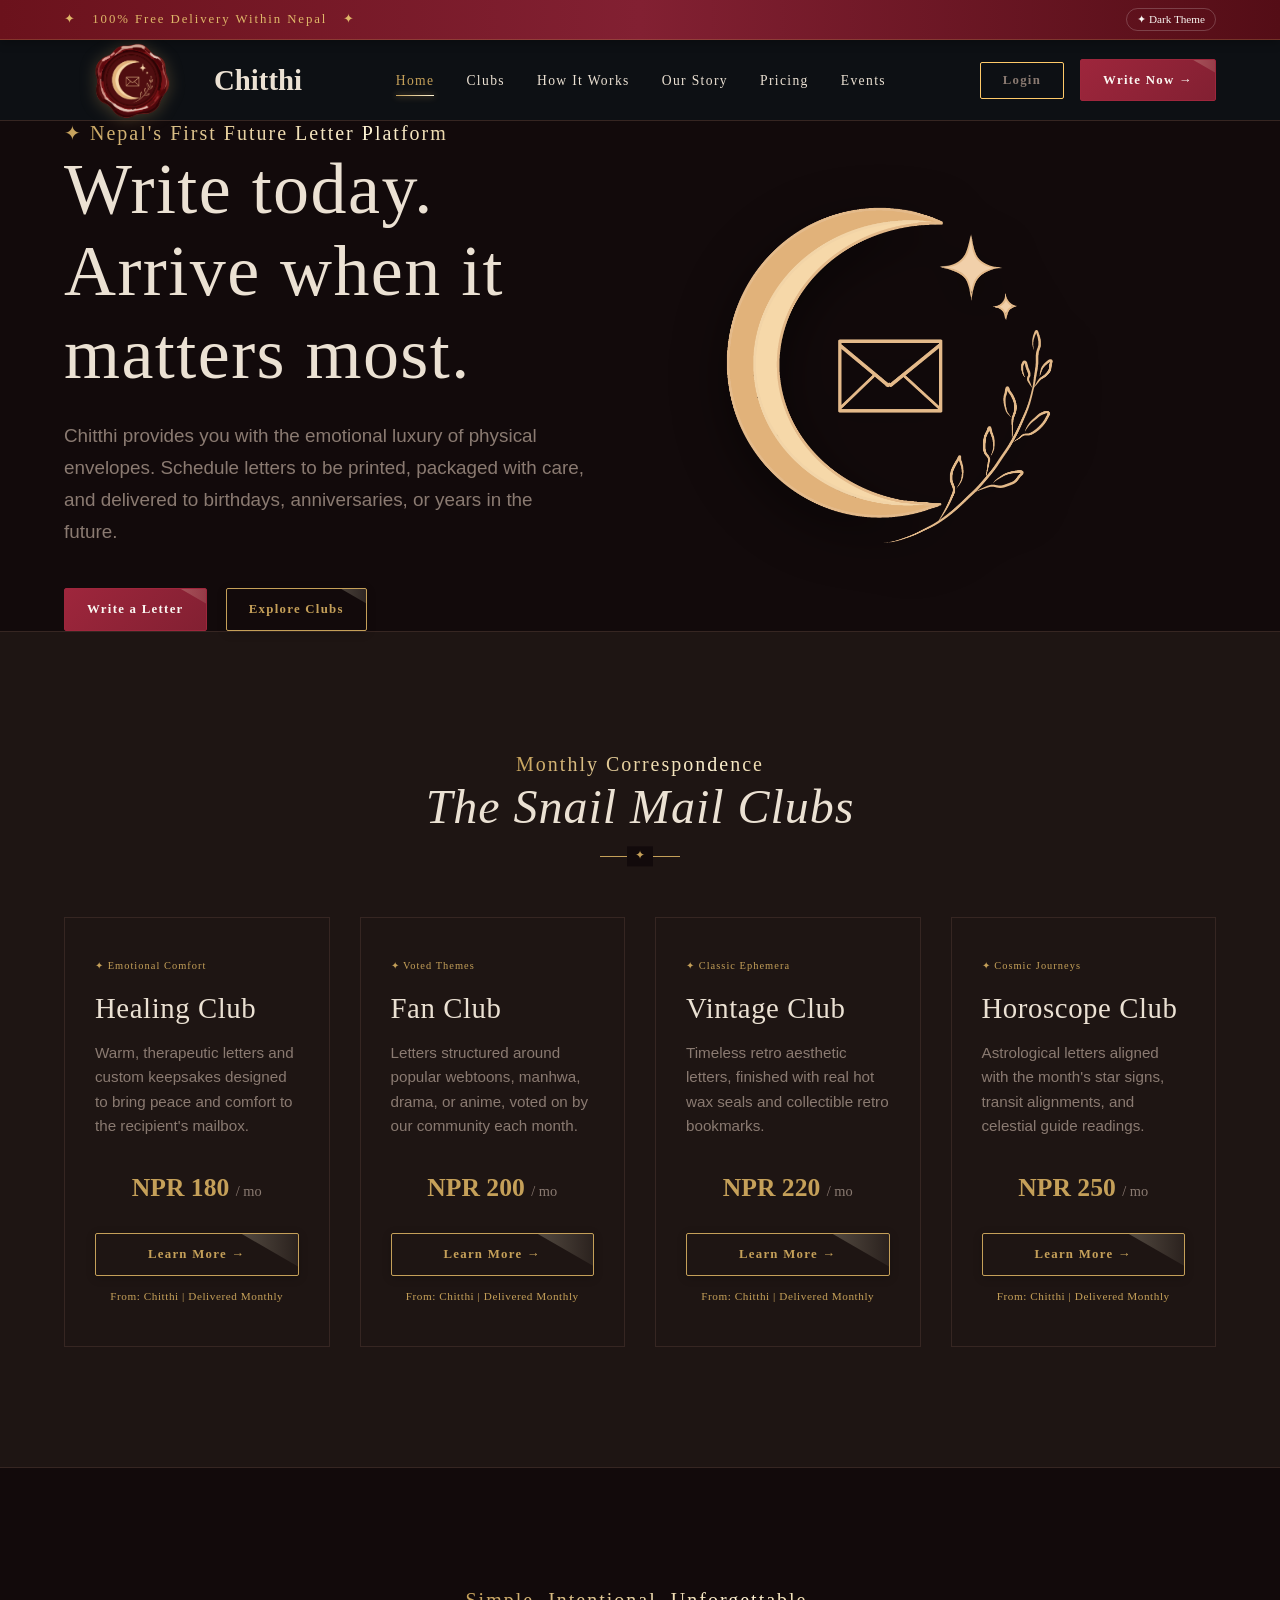
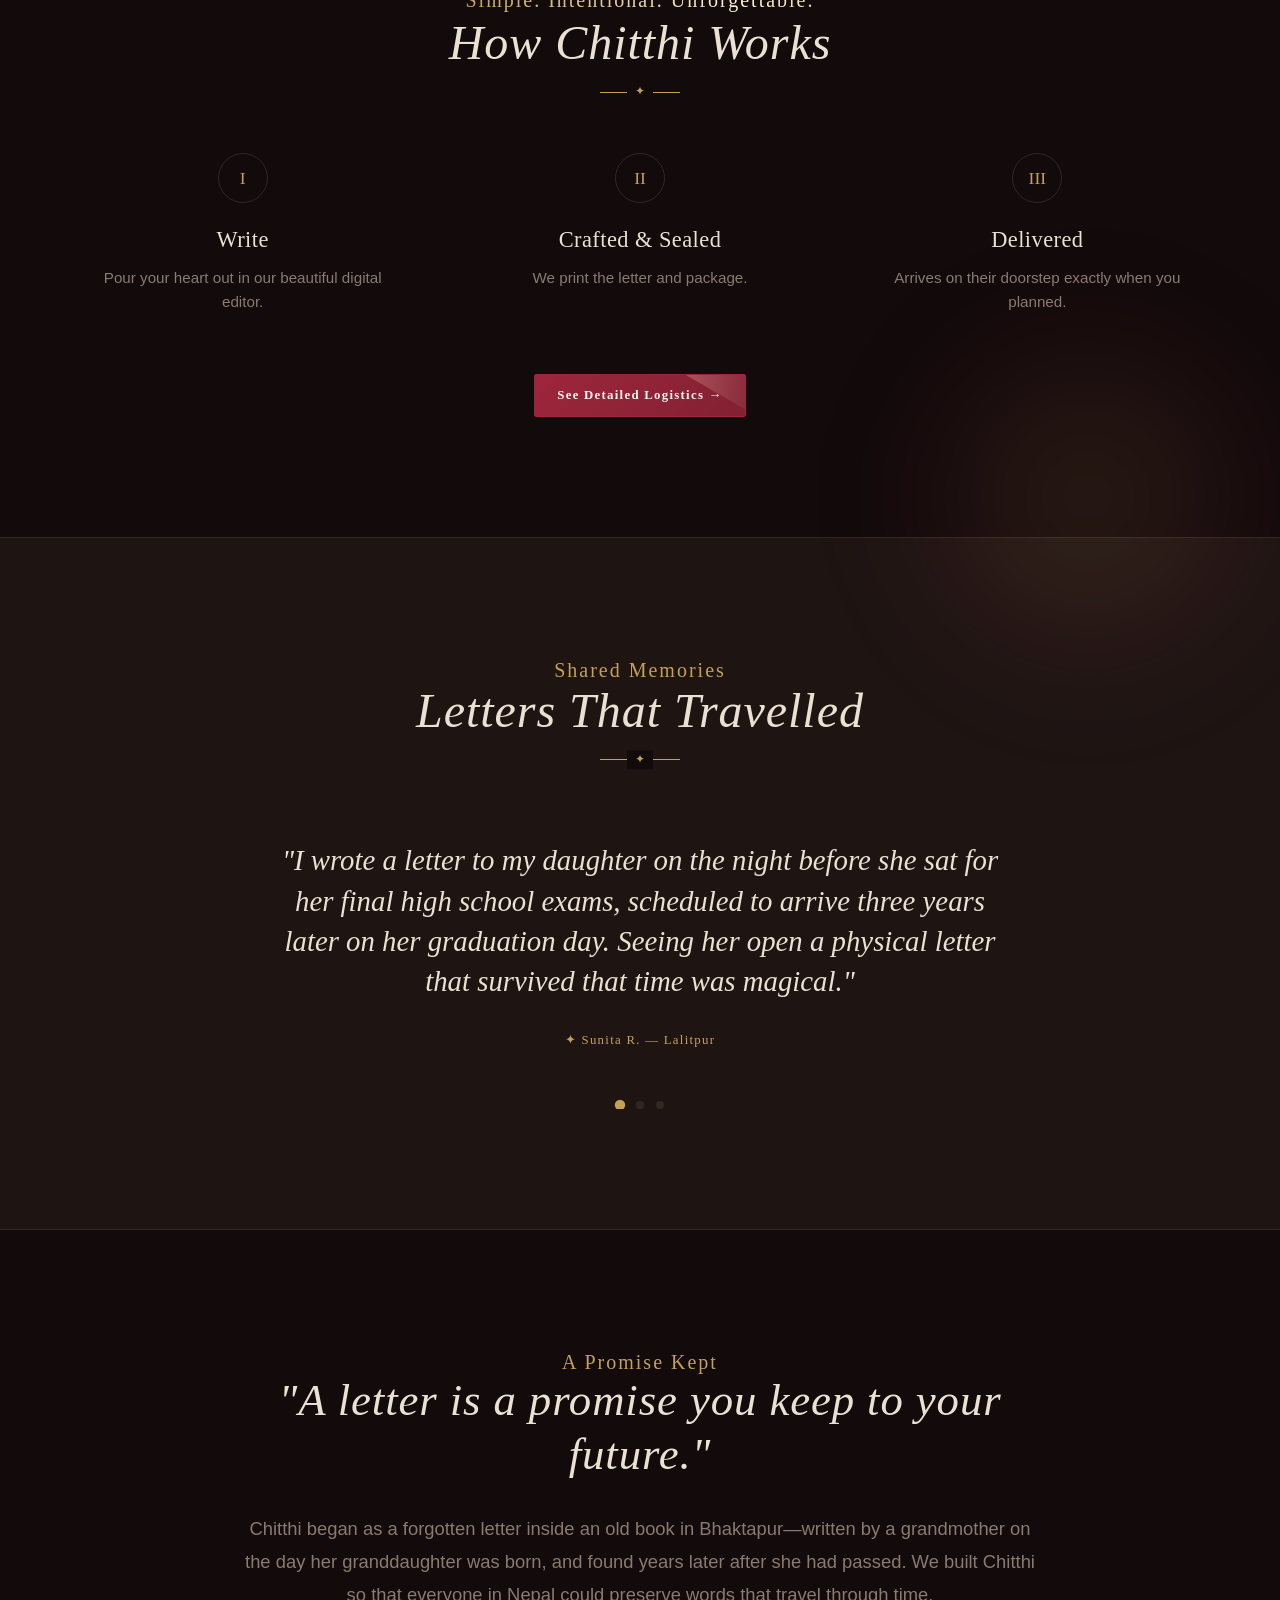
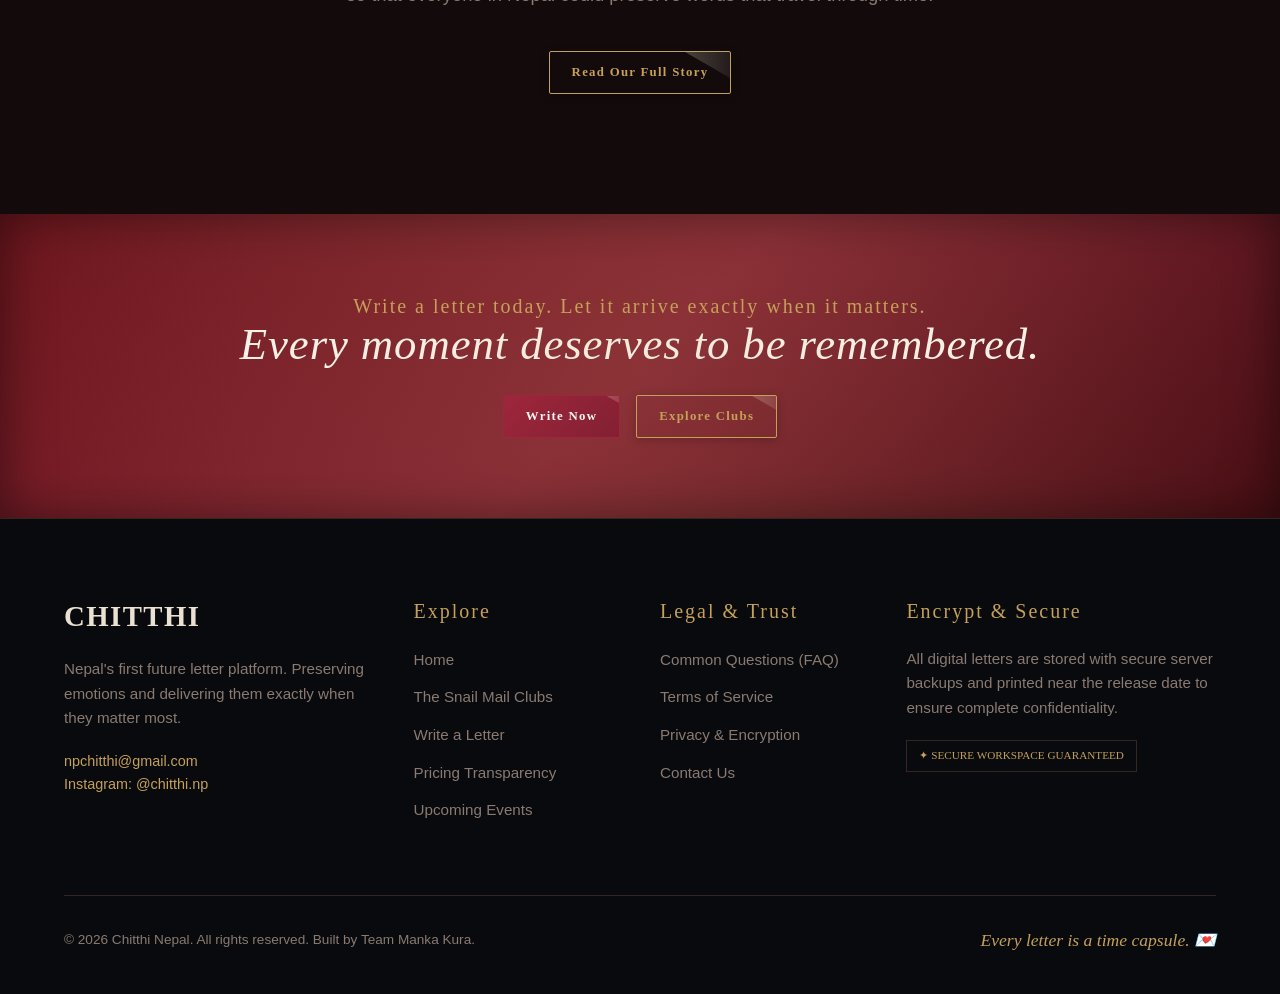
<file: index.html>
<!DOCTYPE html>
<html lang="en">
<head>
  <meta charset="UTF-8">
  <meta name="viewport" content="width=device-width, initial-scale=1.0">
  <meta name="description" content="Chitthi - Nepal's First Future Letter Platform. Write digital letters today, deliver them physically to your loved ones in the future.">
  <title> Chitthi </title>
  <link rel="icon" type="image/png" href="images/sec-logo1.png"><link rel="stylesheet" href="style.css">
</head>
<body>

  <!-- Top Delivery Banner -->
  <div class="delivery-banner">
    <span>✦ &nbsp; 100% Free Delivery Within Nepal &nbsp; ✦</span>
    <button class="theme-switcher">✦ Dark Theme</button>
  </div>

  <!-- Navigation Bar -->
  <nav class="navbar">
    <div class="container navbar-container">
      <a href="index.html" class="logo-area">
        <img src="images/logo.png" alt="Chitthi Logo" class="logo-img" style="height: 140px; transform: translateY(10px);">
       Chitthi</a>

      <!-- Desktop Links -->
      <ul class="nav-menu" style="font-family: var(--font-body);">
        <li><a href="index.html" class="nav-link active">Home</a></li>
        <li><a href="clubs.html" class="nav-link">Clubs</a></li>
        <li><a href="how-it-works.html" class="nav-link">How It Works</a></li>
        <li><a href="story.html" class="nav-link">Our Story</a></li>
        <li><a href="pricing.html" class="nav-link">Pricing</a></li>
        <li><a href="events.html" class="nav-link">Events</a></li>
      </ul>

      <!-- Action Buttons -->
      <div class="nav-actions">
        <button class="btn btn-ghost auth-trigger">Login</button>
        <a href="write.html" class="btn btn-primary">Write Now &rarr;</a>
        <!-- Hamburger Menu -->
        <button class="mobile-nav-toggle" aria-label="Toggle Navigation">
          <span></span>
          <span></span>
          <span></span>
        </button>
      </div>
    </div>
  </nav>

  <!-- Hero Section -->
  <header class="hero-section">
    <div class="container hero-grid">
      <div class="hero-content">
        <h4 style="color: var(--color-accent);">✦ Nepal's First Future Letter Platform</h4>
        <h1 class="hero-title">Write today.<br>Arrive when it matters most.</h1>
        <p class="hero-description">
          Chitthi provides you with the emotional luxury of physical envelopes. Schedule letters to be printed, packaged with care, and delivered
           to birthdays, anniversaries, or years in the future.
        </p>
        <div class="hero-ctas">
          <a href="write.html" class="btn btn-primary">Write a Letter</a>
          <a href="clubs.html" class="btn btn-secondary">Explore Clubs</a>
        </div>
      </div>
    <div class="hero-visual" style="width: 100%; display: block; text-align: left;"> 
<div class="hero-visual" style="width: 100%; display: flex; justify-content: flex-start; justify-self: start; text-align: left;"> 
  <img src="images/logobright.png" style="max-height: 350px; width: auto; margin: 0 !important; display: block; object-position: left;" class="hero-img">
</div></div>
  </header>

  <!-- Clubs Teaser Section -->
  <section class="section-padding" style="background-color: var(--bg-secondary); border-top: 1px solid var(--border-color); border-bottom: 1px solid var(--border-color);">
    <div class="container">
      <div class="section-header">
        <h4 style="color: var(--color-accent);">Monthly Correspondence</h4>
        <h2>The Snail Mail Clubs</h2>
        <div class="section-divider-line"></div>
      </div>

      <div class="clubs-grid">
        <!-- Healing Club -->
        <div class="club-card">
          <span class="club-card-badge">✦ Emotional Comfort</span>
          <h3 class="club-card-title">Healing Club</h3>
          <p class="club-card-description">Warm, therapeutic letters and custom keepsakes designed to bring peace 
            and comfort to the recipient's mailbox.</p>
          <div class="club-card-price">NPR 180 <span style="font-size: 0.9rem; font-weight: normal; color: var(--color-text-muted);">/ mo</span></div>
          <a href="clubs.html" class="btn btn-secondary">Learn More &rarr;</a>
          <span class="club-card-meta">From: Chitthi | Delivered Monthly</span>
        </div>

        <!-- Fan Club -->
        <div class="club-card">
          <span class="club-card-badge">✦ Voted Themes</span>
          <h3 class="club-card-title">Fan Club</h3>
          <p class="club-card-description">Letters structured around popular webtoons, manhwa, drama, or anime, 
            voted on by our community each month.</p>
          <div class="club-card-price">NPR 200 <span style="font-size: 0.9rem; font-weight: normal; color: var(--color-text-muted);">/ mo</span></div>
          <a href="clubs.html" class="btn btn-secondary">Learn More &rarr;</a>
          <span class="club-card-meta">From: Chitthi | Delivered Monthly</span>
        </div>

        <!-- Vintage Club -->
        <div class="club-card">
          <span class="club-card-badge">✦ Classic Ephemera</span>
          <h3 class="club-card-title">Vintage Club</h3>
          <p class="club-card-description">Timeless retro aesthetic letters, finished with real hot wax seals 
            and collectible retro bookmarks.</p>
          <div class="club-card-price">NPR 220 <span style="font-size: 0.9rem; font-weight: normal; color: var(--color-text-muted);">/ mo</span></div>
          <a href="clubs.html" class="btn btn-secondary">Learn More &rarr;</a>
          <span class="club-card-meta">From: Chitthi | Delivered Monthly</span>
        </div>

        <!-- Horoscope Club -->
        <div class="club-card">
          <span class="club-card-badge">✦ Cosmic Journeys</span>
          <h3 class="club-card-title">Horoscope Club</h3>
          <p class="club-card-description">Astrological letters aligned with the month's star signs, 
            transit alignments, and celestial guide readings.
          </p>
          <div class="club-card-price">NPR 250 <span style="font-size: 0.9rem; font-weight: normal; color: var(--color-text-muted);">/ mo</span></div>
          <a href="clubs.html" class="btn btn-secondary">Learn More &rarr;</a>
          <span class="club-card-meta">From: Chitthi | Delivered Monthly</span>
        </div>
      </div>
    </div>
  </section>

  <!-- How It Works Summary Teaser -->
  <section class="section-padding">
    <div class="container">
      <div class="section-header">
        <h4 style="color: var(--color-accent);">Simple. Intentional. Unforgettable.</h4>
        <h2>How Chitthi Works</h2>
        <div class="section-divider-line"></div>
      </div>
      <div class="steps-timeline">
        <div class="step-item">
          <span class="step-num">I</span>
          <h3 class="step-title">Write</h3>
          <p class="step-desc"> Pour your heart out in our beautiful digital editor.
       </div>
        <div class="step-item">
          <span class="step-num">II</span>
          <h3 class="step-title">Crafted & Sealed</h3>
          <p class="step-desc">We print the letter and package.</p>
        </div>
        <div class="step-item">
          <span class="step-num">III</span>
          <h3 class="step-title">Delivered</h3>
          <p class="step-desc">Arrives on their doorstep exactly when you planned.</p>
        </div>
      </div>

      <div style="text-align: center;">
        <a href="how-it-works.html" class="btn btn-primary">See Detailed Logistics &rarr;</a>
      </div>
    </div>
  </section>

  <!-- Testimonials Section -->
  <section class="section-padding" style="background-color: var(--bg-secondary); border-top: 1px solid var(--border-color); border-bottom: 1px solid var(--border-color);">
    <div class="container">
      <h4 style="color: var(--color-accent); text-align: center;">Shared Memories</h4>
      <div class="section-header">
        <h2>Letters That Travelled</h2>
        <div class="section-divider-line"></div>
      </div>

      <div class="quotes-container">
        <div class="quotes-track" id="quotes-track">
          <!-- Quote 1 -->
          <div class="quote-slide">
            <p class="quote-text">
              "I wrote a letter to my daughter on the night before she sat for her final high school exams, scheduled to arrive three years later on her graduation day. Seeing her open a physical letter that survived that time was magical."
            </p>
            <span class="quote-author">✦ Sunita R. — Lalitpur</span>
          </div>
          <!-- Quote 2 -->
          <div class="quote-slide">
            <p class="quote-text">
              "WhatsApp messages disappear under a flood of memes. But a physical letter from my best friend, arriving on our five-year anniversary of moving to Kathmandu, sits framed on my study desk. Unmatched emotional luxury."
            </p>
            <span class="quote-author">✦ Nischal K. — Kirtipur</span>
          </div>
          <!-- Quote 3 -->
          <div class="quote-slide">
            <p class="quote-text">
              "Subscribing to the Vintage Club has become my monthly ritual. The wax seal, the parchment smell, and the comforting curated stationery make it feel like receiving a package from another era."
            </p>
            <span class="quote-author">✦ Prerna S. — Bhaktapur</span>
          </div>
        </div>

        <div class="quotes-nav">
          <button class="quote-dot active" data-index="0" aria-label="Slide 1"></button>
          <button class="quote-dot" data-index="1" aria-label="Slide 2"></button>
          <button class="quote-dot" data-index="2" aria-label="Slide 3"></button>
        </div>
      </div>
    </div>
  </section>

  <!-- Story Teaser Section -->
  <section class="section-padding">
    <div class="container" style="max-width: 800px; text-align: center;">
      <h4 style="color: var(--color-accent);">A Promise Kept</h4>
      <h2 style="font-family: var(--font-display); font-size: 2.8rem; margin-bottom: 30px;">"A letter is a promise you keep to your future."</h2>
      <p style="font-size: 1.15rem; line-height: 1.8; margin-bottom: 40px;">
        Chitthi began as a forgotten letter inside an old book in Bhaktapur—written by a grandmother on the day her granddaughter was born, and found years later after she had passed. We built Chitthi so that everyone in Nepal could preserve words that travel through time.
      </p>
      <a href="story.html" class="btn btn-secondary">Read Our Full Story</a>
    </div>
  </section>

   <!-- CTA BAND -->
  <section class="cta-band">
    <div class="container">
      <h4 style="color: var(--color-accent);">Write a letter today. Let it arrive exactly when it matters.</h4>
      <h2>Every moment deserves to be remembered.</h2>
     <div class="actions">
          <a href="write.html" class="btn btn-primary">Write Now</a>
          <a href="clubs.html" class="btn btn-secondary">Explore Clubs</a>
        </div>
  </section>

  <!-- Footer -->
  <footer class="footer">

    
    <div class="container footer-grid">
      <div class="footer-col">
        <h4 style="font-family: var(--font-display); font-size: 1.8rem; letter-spacing: 0.05em; font-weight: bold; color: var(--color-text);">CHITTHI</h4>
        <p>Nepal's first future letter platform. Preserving emotions and delivering them exactly when they matter most.</p>
        <p style="font-size: 0.9rem; color: var(--color-accent);">npchitthi@gmail.com<br>Instagram: @chitthi.np</p>
      </div>
      <div class="footer-col">
        <h4>Explore</h4>
        <ul class="footer-links">
          <li><a href="index.html">Home</a></li>
          <li><a href="clubs.html">The Snail Mail Clubs</a></li>
          <li><a href="write.html">Write a Letter</a></li>
          <li><a href="pricing.html">Pricing Transparency</a></li>
          <li><a href="events.html">Upcoming Events</a></li>
        </ul>
      </div>
      <div class="footer-col">
        <h4>Legal & Trust</h4>
        <ul class="footer-links">
          <li><a href="faq.html">Common Questions (FAQ)</a></li>
          <li><a href="terms.html">Terms of Service</a></li>
          <li><a href="privacy.html">Privacy & Encryption</a></li>
          <li><a href="contact.html">Contact Us</a></li>
        </ul>
      </div>
      <div class="footer-col">
        <h4>Encrypt & Secure</h4>
        <p>All digital letters are stored with secure server backups and printed near the release date to ensure complete confidentiality.</p>
        <span style="font-family: var(--font-sc); font-size: 0.7rem; color: var(--color-accent); border: 1px solid var(--border-color); padding: 6px 12px; display: inline-block;">✦ SECURE WORKSPACE GUARANTEED</span>
      </div>
    </div>

    <div class="container footer-bottom">
      <span class="footer-copy">&copy; 2026 Chitthi Nepal. All rights reserved. Built by Team Manka Kura.</span>
      <span class="footer-tagline">Every letter is a time capsule. 💌</span>
    </div>
  </footer>

  <script src="main.js"></script>
  <script>
    // Testimonial Carousel Script
    const track = document.getElementById('quotes-track');
    const dots = document.querySelectorAll('.quote-dot');
    let currentIndex = 0;
    
    function showSlide(index) {
      track.style.transform = `translateX(-${index * 100}%)`;
      dots.forEach(d => d.classList.remove('active'));
      dots[index].classList.add('active');
      currentIndex = index;
    }
    
    dots.forEach((dot, idx) => {
      dot.addEventListener('click', () => {
        showSlide(idx);
      });
    });
    
    // Auto-scroll quotes
    setInterval(() => {
      let nextIndex = (currentIndex + 1) % dots.length;
      showSlide(nextIndex);
    }, 6000);
  </script>
  <!-- Cursor Trail Container -->
<div id="cursor-trail"></div>
</body>
</html>
</file>
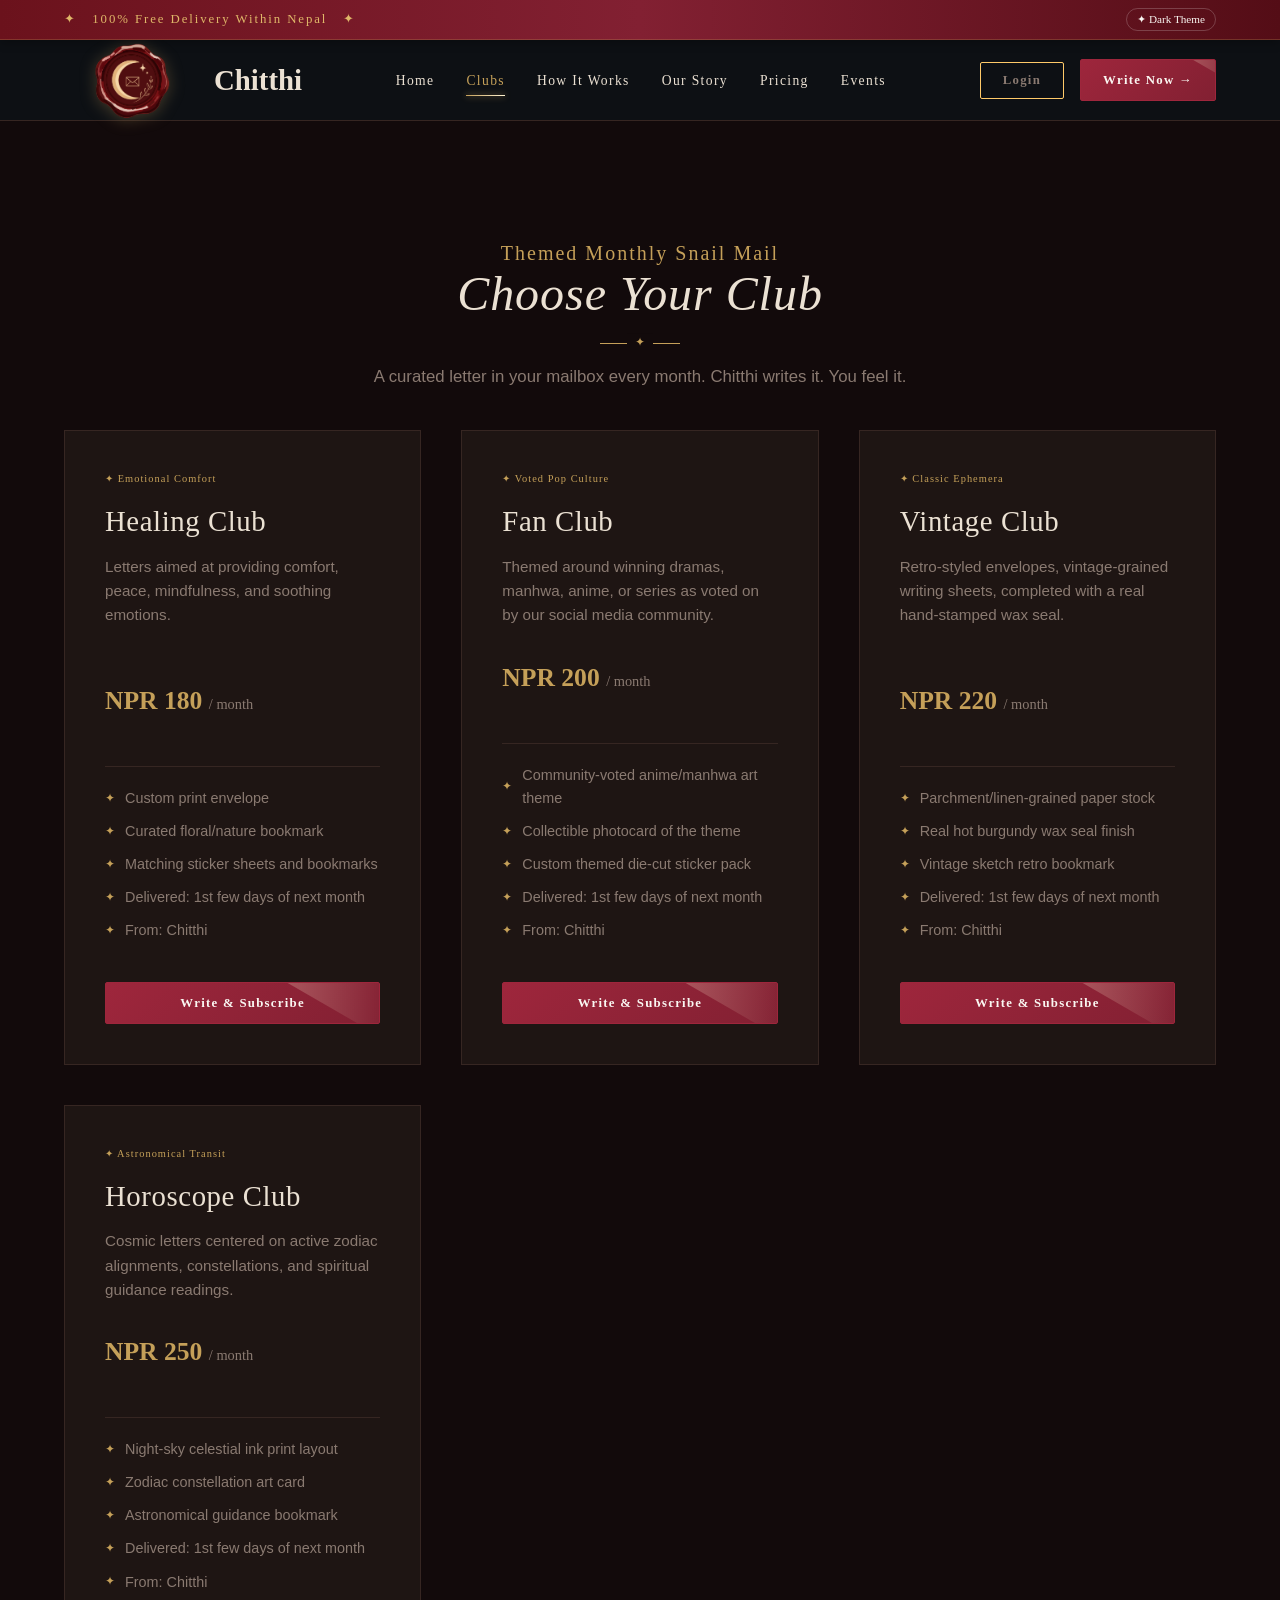
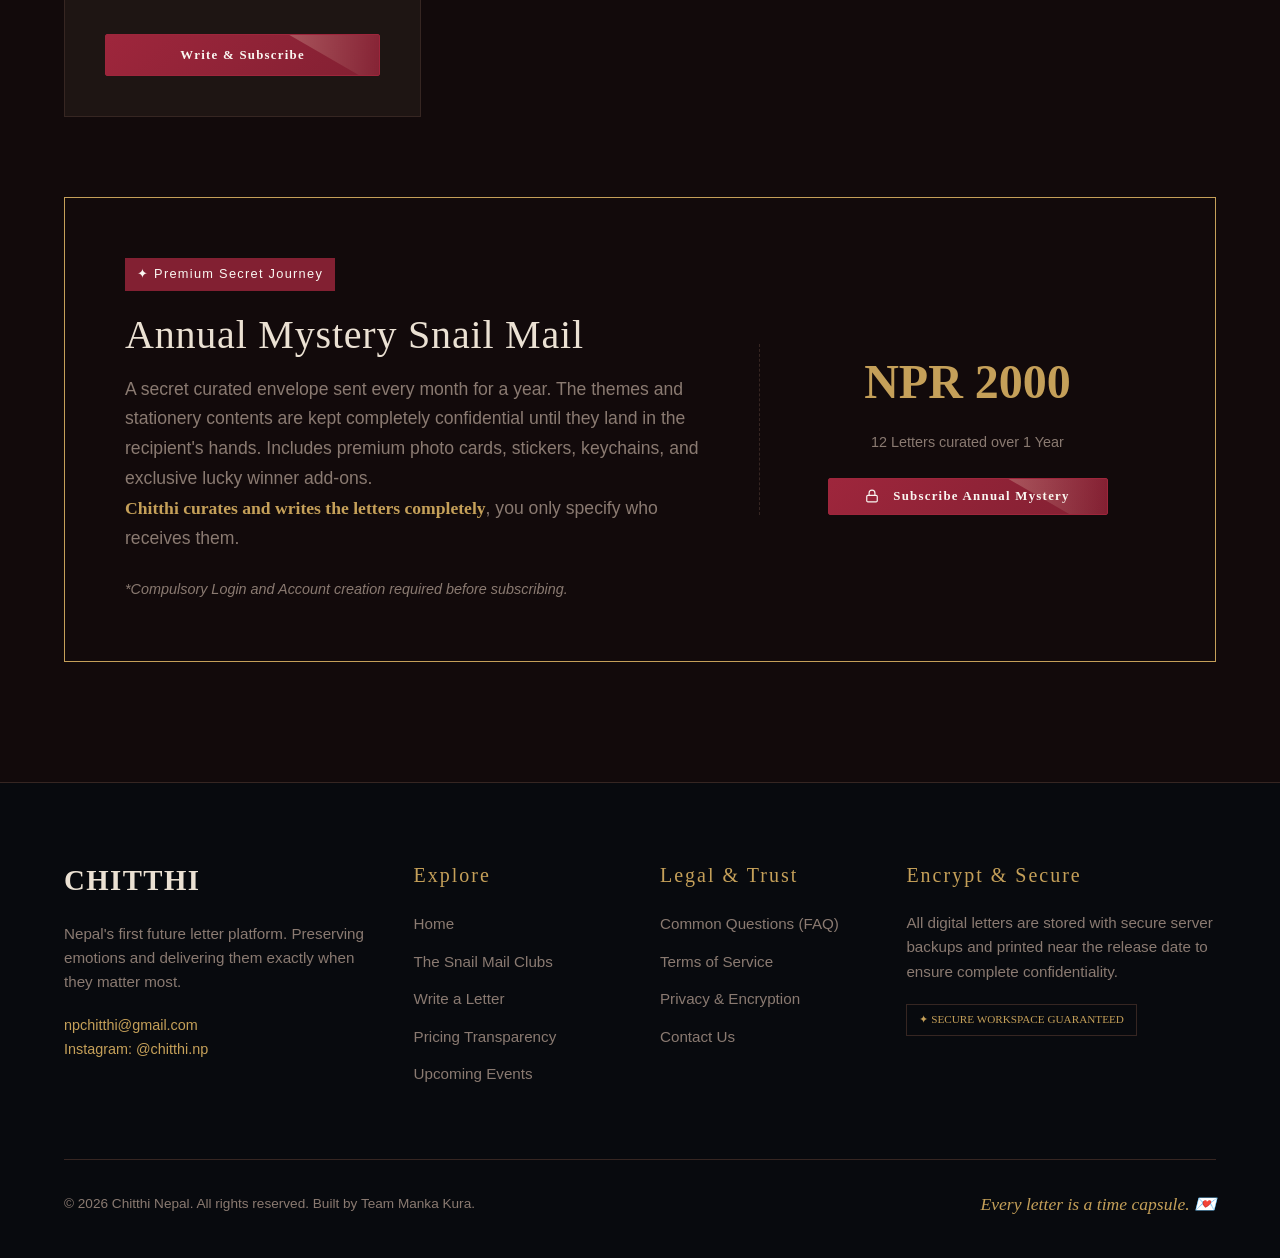
<file: clubs.html>
<!DOCTYPE html>
<html lang="en">
<head>
  <meta charset="UTF-8">
  <meta name="viewport" content="width=device-width, initial-scale=1.0">
  <meta name="description" content="Choose your Snail Mail Club at Chitthi. Healing, Vintage, Horoscope, Fan Club, or the Annual Mystery Snail Mail.">
  <title>The Snail Mail Clubs — Chitthi</title>
  <link rel="icon" type="image/png" href="sec-logo1.png"><link rel="stylesheet" href="style.css">
  <style>
    .clubs-hero {
      text-align: center;
    }
    .clubs-container {
      display: grid;
      grid-template-columns: repeat(auto-fit, minmax(340px, 1fr));
      gap: 40px;
      margin-top: 40px;
    }
    .club-detail-card {
      background-color: var(--bg-secondary);
      border: 1px solid var(--border-color);
      padding: 40px;
      position: relative;
      display: flex;
      flex-direction: column;
      height: 100%;
      transition: var(--transition-smooth);
    }
    .club-detail-card::after {
      content: "";
      position: absolute;
      top: 12px;
      left: 12px;
      right: 12px;
      bottom: 12px;
      border: 1px dashed rgba(var(--color-accent-rgb), 0.12);
      pointer-events: none;
    }
    .club-detail-card:hover {
      transform: translateY(-8px);
      border-color: var(--color-accent);
      box-shadow: 0 15px 35px var(--shadow-color);
    }
    .club-features {
      list-style: none;
      margin: 20px 0 30px 0;
      padding-top: 20px;
      border-top: 1px solid var(--border-color);
    }
    .club-features li {
      font-size: 0.9rem;
      color: var(--color-text-muted);
      margin-bottom: 10px;
      display: flex;
      align-items: center;
      gap: 10px;
    }
    .club-features li::before {
      content: "✦";
      color: var(--color-accent);
      font-size: 0.75rem;
    }
    
    /* Annual highlight panel styling */
    .annual-highlight-section {
      margin-top: 80px;
      padding: 60px;
      background-color: rgba(var(--color-accent-rgb), 0.03);
      border: 1px solid var(--color-accent);
      position: relative;
    }
    .annual-grid {
      display: grid;
      grid-template-columns: 1.2fr 0.8fr;
      gap: 40px;
      align-items: center;
    }
    .annual-badge {
      font-size: 0.8rem;
      background-color: var(--color-primary);
      color: #faf7f2;
      padding: 6px 12px;
      letter-spacing: 0.1em;
      display: inline-block;
      margin-bottom: 20px;
    }
    @media (max-width: 768px) {
      .annual-grid {
        grid-template-columns: 1fr;
      }
      .annual-highlight-section {
        padding: 30px;
      }
    }
  </style>
</head> <body>

  <!-- Top Delivery Banner -->
  <div class="delivery-banner">
    <span>✦ &nbsp; 100% Free Delivery Within Nepal &nbsp; ✦</span>
    <button class="theme-switcher">✦ Dark Theme</button>
  </div>

  <!-- Navigation Bar -->
  <nav class="navbar">
    <div class="container navbar-container">
      <a href="index.html" class="logo-area">
        <img src="logo.png" alt="Chitthi Logo" class="logo-img" style="height: 140px; transform: translateY(10px);">
       Chitthi</a>

      <!-- Desktop Links -->
      <ul class="nav-menu" style="font-family: var(--font-body);">
        <li><a href="index.html" class="nav-link">Home</a></li>
        <li><a href="clubs.html" class="nav-link active">Clubs</a></li>
        <li><a href="how-it-works.html" class="nav-link">How It Works</a></li>
        <li><a href="story.html" class="nav-link">Our Story</a></li>
        <li><a href="pricing.html" class="nav-link">Pricing</a></li>
        <li><a href="events.html" class="nav-link">Events</a></li>
      </ul>

      <!-- Action Buttons -->
      <div class="nav-actions">
        <button class="btn btn-ghost auth-trigger">Login</button>
        <a href="write.html" class="btn btn-primary">Write Now &rarr;</a>
        <!-- Hamburger Menu -->
        <button class="mobile-nav-toggle" aria-label="Toggle Navigation">
          <span></span>
          <span></span>
          <span></span>
        </button>
      </div>
    </div>
  </nav>


  <!-- Main Clubs Content -->
  <main class="container section-padding">
    <div class="clubs-hero">
      <h4 style="color: var(--color-accent);">Themed Monthly Snail Mail</h4>
      <h2>Choose Your Club</h2>
      <div class="section-divider-line"></div>
      <p style="max-width: 700px; margin: 20px auto 0 auto;">
        A curated letter in your mailbox every month. Chitthi writes it. You feel it.
      </p>
    </div>

    <!-- 4 Cards Grid -->
    <div class="clubs-container">
      
      <!-- Healing Club -->
      <div class="club-detail-card">
        <span class="club-card-badge">✦ Emotional Comfort</span>
        <h3 class="club-card-title">Healing Club</h3>
        <p class="club-card-description">Letters aimed at providing comfort, peace, mindfulness, and soothing 
          emotions.</p>
        <div class="club-card-price">NPR 180 <span style="font-size: 0.9rem; font-weight: normal; color: var(--color-text-muted);">/ month</span></div>
        
        <ul class="club-features">
          <li>Custom print envelope</li>
          <li>Curated floral/nature bookmark</li>
          <li>Matching sticker sheets and bookmarks</li>
          <li>Delivered: 1st few days of next month</li>
          <li>From: Chitthi</li>
        </ul>
        
        <a href="write.html?club=healing" class="btn btn-primary" style="margin-top: auto; width: 100%;">Write & Subscribe</a>
      </div>

      <!-- Fan Club -->
      <div class="club-detail-card">
        <span class="club-card-badge">✦ Voted Pop Culture</span>
        <h3 class="club-card-title">Fan Club</h3>
        <p class="club-card-description">Themed around winning dramas, manhwa, anime, or series as voted on by our social media community.</p>
        <div class="club-card-price">NPR 200 <span style="font-size: 0.9rem; font-weight: normal; color: var(--color-text-muted);">/ month</span></div>
        
        <ul class="club-features">
          <li>Community-voted anime/manhwa art theme</li>
          <li>Collectible photocard of the theme</li>
          <li>Custom themed die-cut sticker pack</li>
          <li>Delivered: 1st few days of next month</li>
          <li>From: Chitthi</li>
        </ul>
        
        <a href="write.html?club=fan" class="btn btn-primary" style="margin-top: auto; width: 100%;">Write & Subscribe</a>
      </div>

      <!-- Vintage Club -->
      <div class="club-detail-card">
        <span class="club-card-badge">✦ Classic Ephemera</span>
        <h3 class="club-card-title">Vintage Club</h3>
        <p class="club-card-description">Retro-styled envelopes, vintage-grained writing sheets, completed with a real hand-stamped wax seal.</p>
        <div class="club-card-price">NPR 220 <span style="font-size: 0.9rem; font-weight: normal; color: var(--color-text-muted);">/ month</span></div>
        
        <ul class="club-features">
          <li>Parchment/linen-grained paper stock</li>
          <li>Real hot burgundy wax seal finish</li>
          <li>Vintage sketch retro bookmark</li>
          <li>Delivered: 1st few days of next month</li>
          <li>From: Chitthi</li>
        </ul>
        
        <a href="write.html?club=vintage" class="btn btn-primary" style="margin-top: auto; width: 100%;">Write & Subscribe</a>
      </div>

      <!-- Horoscope Club -->
      <div class="club-detail-card">
        <span class="club-card-badge">✦ Astronomical Transit</span>
        <h3 class="club-card-title">Horoscope Club</h3>
        <p class="club-card-description">Cosmic letters centered on active zodiac alignments, constellations, and spiritual guidance readings.</p>
        <div class="club-card-price">NPR 250 <span style="font-size: 0.9rem; font-weight: normal; color: var(--color-text-muted);">/ month</span></div>
        
        <ul class="club-features">
          <li>Night-sky celestial ink print layout</li>
          <li>Zodiac constellation art card</li>
          <li>Astronomical guidance bookmark</li>
          <li>Delivered: 1st few days of next month</li>
          <li>From: Chitthi</li>
        </ul>
        
        <a href="write.html?club=horoscope" class="btn btn-primary" style="margin-top: auto; width: 100%;">Write & Subscribe</a>
      </div>

    </div>

    <!-- Annual Subscription Highlight Panel -->
    <div class="annual-highlight-section">
      <div class="annual-grid">
        <div>
          <span class="annual-badge">✦ Premium Secret Journey</span>
          <h2 style="font-size: 2.5rem; margin-bottom: 16px; font-style: normal;">Annual Mystery Snail Mail</h2>
          <p style="font-size: 1.1rem; line-height: 1.7; margin-bottom: 24px;">
            A secret curated envelope sent every month for a year. The themes and stationery contents are 
            kept completely confidential until they land in the recipient's hands. Includes premium photo 
            cards, stickers, keychains, and exclusive lucky winner add-ons. 
            <br><strong style="font-family: var(--font-display); color: var(--color-accent);">Chitthi curates and writes the letters 
              completely</strong>, you only specify who receives them.
          </p>
          <p style="font-size: 0.9rem; font-style: italic; color: var(--color-text-muted);">
            *Compulsory Login and Account creation required before subscribing.
          </p>
        </div>
        <div style="text-align: center; border-left: 1px dashed var(--border-color); padding-left: 20px;">
          <div style="font-family: var(--font-display); font-size: 3rem; color: var(--color-accent); font-weight: bold; margin-bottom: 10px;">NPR 2000</div>
          <p style="font-size: 0.9rem; margin-bottom: 24px; color: var(--color-text-muted);">12 Letters curated over 1 Year</p>
          <button id="annual-sub-btn" class="btn btn-primary" style="width: 100%; max-width: 280px; gap: 8px;">
            <svg width="14" height="14" viewBox="0 0 24 24" fill="none" stroke="currentColor" stroke-width="2" style="margin-right: 6px;">
              <rect x="3" y="11" width="18" height="11" rx="2" ry="2"></rect>
              <path d="M7 11V7a5 5 0 0 1 10 0v4"></path>
            </svg>
            Subscribe Annual Mystery
          </button>
        </div>
      </div>
    </div>
  </main>

    <!-- Footer -->
  <footer class="footer">

    
    <div class="container footer-grid">
      <div class="footer-col">
        <h4 style="font-family: var(--font-display); font-size: 1.8rem; letter-spacing: 0.05em; font-weight: bold; color: var(--color-text);">CHITTHI</h4>
        <p>Nepal's first future letter platform. Preserving emotions and delivering them exactly when they matter most.</p>
        <p style="font-size: 0.9rem; color: var(--color-accent);">npchitthi@gmail.com<br>Instagram: @chitthi.np</p>
      </div>
      <div class="footer-col">
        <h4>Explore</h4>
        <ul class="footer-links">
          <li><a href="index.html">Home</a></li>
          <li><a href="clubs.html">The Snail Mail Clubs</a></li>
          <li><a href="write.html">Write a Letter</a></li>
          <li><a href="pricing.html">Pricing Transparency</a></li>
          <li><a href="events.html">Upcoming Events</a></li>
        </ul>
      </div>
      <div class="footer-col">
        <h4>Legal & Trust</h4>
        <ul class="footer-links">
          <li><a href="faq.html">Common Questions (FAQ)</a></li>
          <li><a href="terms.html">Terms of Service</a></li>
          <li><a href="privacy.html">Privacy & Encryption</a></li>
          <li><a href="contact.html">Contact Us</a></li>
        </ul>
      </div>
      <div class="footer-col">
        <h4>Encrypt & Secure</h4>
        <p>All digital letters are stored with secure server backups and printed near the release date to ensure complete confidentiality.</p>
        <span style="font-family: var(--font-sc); font-size: 0.7rem; color: var(--color-accent); border: 1px solid var(--border-color); padding: 6px 12px; display: inline-block;">✦ SECURE WORKSPACE GUARANTEED</span>
      </div>
    </div>

    <div class="container footer-bottom">
      <span class="footer-copy">&copy; 2026 Chitthi Nepal. All rights reserved. Built by Team Manka Kura.</span>
      <span class="footer-tagline">Every letter is a time capsule. 💌</span>
    </div>
  </footer>

  <script src="main.js"></script>
  <script>
    document.getElementById('annual-sub-btn').addEventListener('click', (e) => {
      e.preventDefault();
      const loggedIn = localStorage.getItem('userLoggedIn') === 'true';
      if (loggedIn) {
        // Redirect to writing page with annual theme
        window.location.href = 'write.html?club=annual';
      } else {
        // Trigger login modal
        alert('Compulsory sign up / login is required to subscribe to the Annual Mystery Snail Mail.');
        const modal = document.getElementById('auth-modal');
        if (modal) modal.classList.add('active');
      }
    });

    // Listen to changes in auth status to update button
    window.addEventListener('authChanged', updateAnnualButton);
    window.addEventListener('DOMContentLoaded', updateAnnualButton);

    function updateAnnualButton() {
      const loggedIn = localStorage.getItem('userLoggedIn') === 'true';
      const btn = document.getElementById('annual-sub-btn');
      if (loggedIn) {
        btn.innerHTML = `
          <svg width="14" height="14" viewBox="0 0 24 24" fill="none" stroke="currentColor" stroke-width="2" style="margin-right: 6px;">
            <path d="M21 2l-2 2m-7.61 7.61a5.5 5.5 0 1 1-7.778 7.778 5.5 5.5 0 0 1 7.777-7.777zm0 0L22 2"></path>
          </svg>
          Configure Annual Mystery &rarr;
        `;
      } else {
        btn.innerHTML = `
          <svg width="14" height="14" viewBox="0 0 24 24" fill="none" stroke="currentColor" stroke-width="2" style="margin-right: 6px;">
            <rect x="3" y="11" width="18" height="11" rx="2" ry="2"></rect>
            <path d="M7 11V7a5 5 0 0 1 10 0v4"></path>
          </svg>
          Subscribe Annual Mystery
        `;
      }
    }
  </script>
  <!-- Cursor Trail Container -->
<div id="cursor-trail"></div>
</body>
</html>
</file>
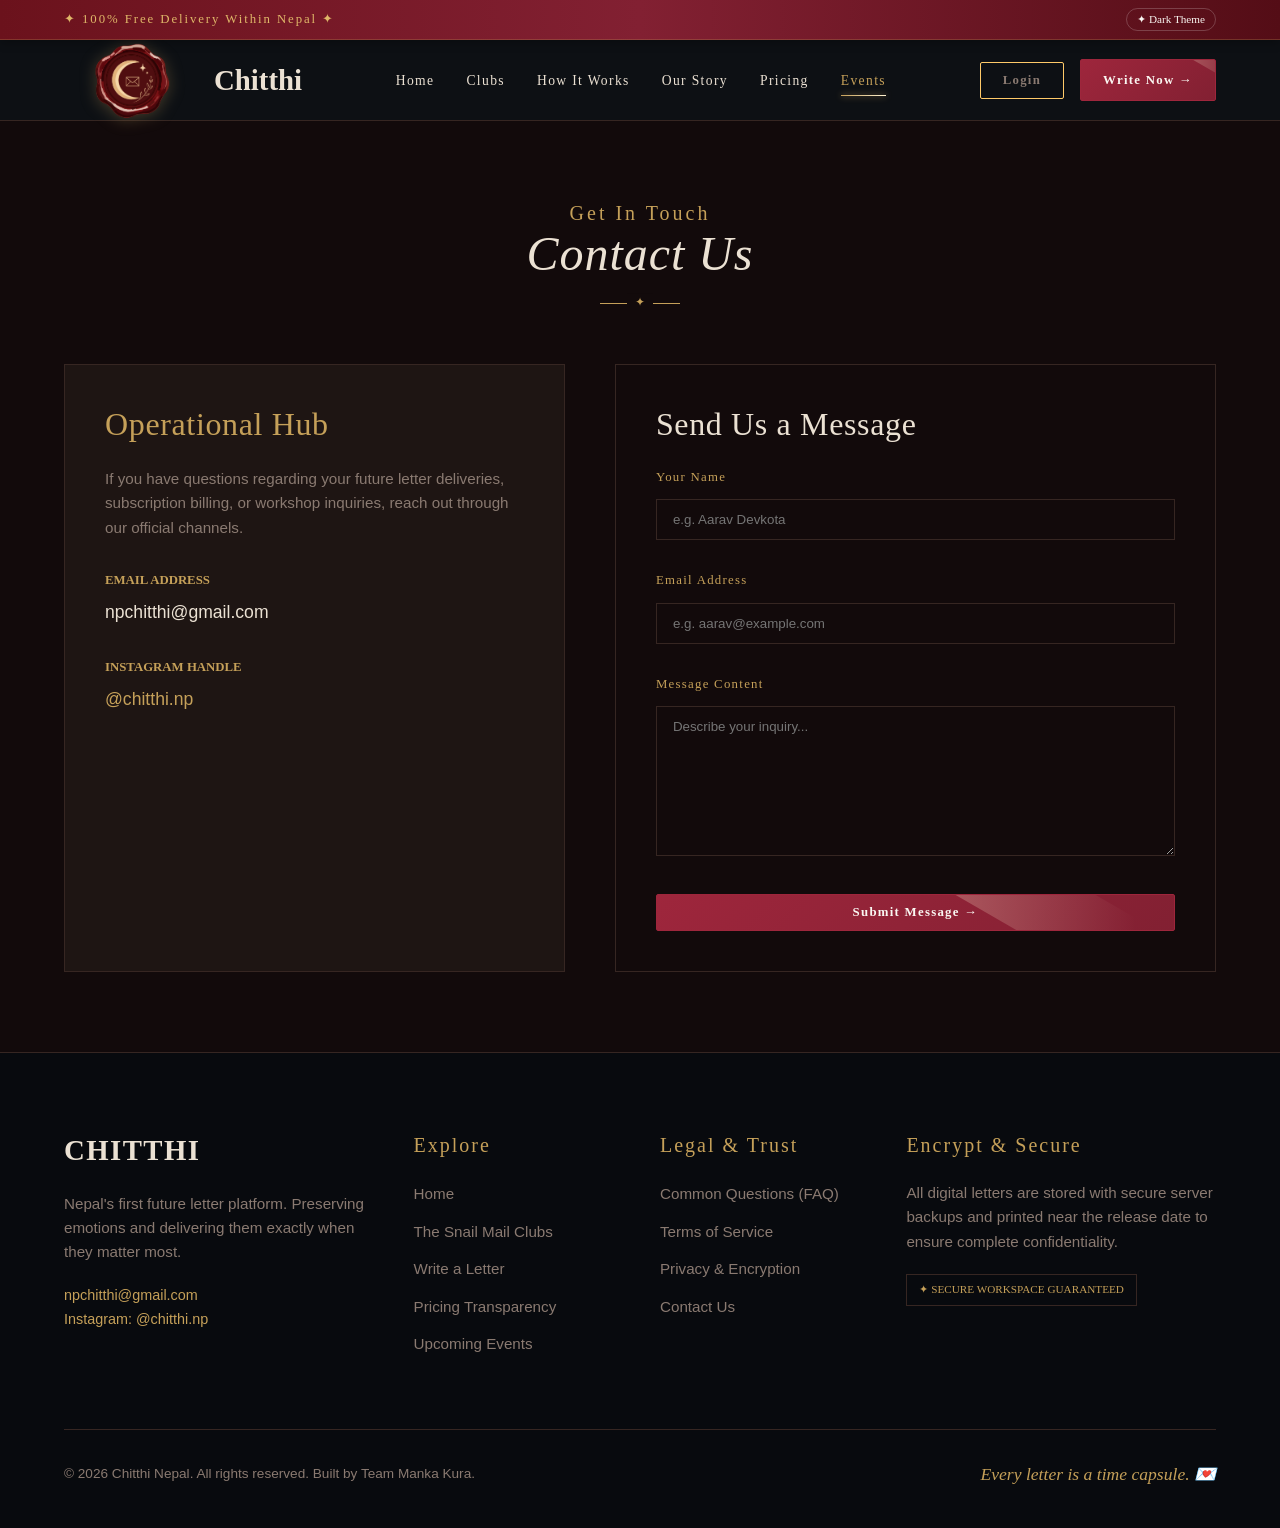
<file: contact.html>
<!DOCTYPE html>
<html lang="en">
<head>
  <meta charset="UTF-8">
  <meta name="viewport" content="width=device-width, initial-scale=1.0">
  <meta name="description" content="Contact Chitthi Nepal. Support details, email, and social coordinates.">
  <title>Contact Us — Chitthi</title>
    <link rel="icon" type="image/png" href="sec-logo1.png"> <link rel="stylesheet" href="style.css">
  <style>
    .contact-grid {
      display: grid;
      grid-template-columns: 1fr 1.2fr;
      gap: 50px;
      margin-top: 40px;
    }
    .contact-info-col {
      background-color: var(--bg-secondary);
      border: 1px solid var(--border-color);
      padding: 40px;
    }
    .contact-info-col h3 {
      font-style: normal;
      color: var(--color-accent);
      margin-bottom: 24px;
    }
    .contact-detail-item {
      margin-bottom: 30px;
    }
    .contact-detail-item strong {
      display: block;
      font-family: var(--font-sc);
      font-size: 0.8rem;
      color: var(--color-accent);
      margin-bottom: 8px;
    }
    .contact-detail-item p {
      font-size: 1.1rem;
      color: var(--color-text);
    }
    @media (max-width: 768px) {
      .contact-grid {
        grid-template-columns: 1fr;
      }
    }
  </style>
</head>
<body>

  <!-- Top Delivery Banner -->
  <div class="delivery-banner">
    <span>✦ 100% Free Delivery Within Nepal ✦</span>
    <button class="theme-switcher">✦ Dark Theme</button>
  </div>
<!-- Navigation Bar -->
  <nav class="navbar">
    <div class="container navbar-container">
      <a href="index.html" class="logo-area">
        <img src="logo.png" alt="Chitthi Logo" class="logo-img" style="height: 140px; transform: translateY(10px);">
       Chitthi</a>

      <!-- Desktop Links -->
      <ul class="nav-menu" style="font-family: var(--font-body);">
        <li><a href="index.html" class="nav-link">Home</a></li>
        <li><a href="clubs.html" class="nav-link =">Clubs</a></li>
        <li><a href="how-it-works.html" class="nav-link">How It Works</a></li>
        <li><a href="story.html" class="nav-link">Our Story</a></li>
        <li><a href="pricing.html" class="nav-link">Pricing</a></li>
        <li><a href="events.html" class="nav-link active">Events</a></li>
      </ul>

      <!-- Action Buttons -->
      <div class="nav-actions">
        <button class="btn btn-ghost auth-trigger">Login</button>
        <a href="write.html" class="btn btn-primary">Write Now &rarr;</a>
        <!-- Hamburger Menu -->
        <button class="mobile-nav-toggle" aria-label="Toggle Navigation">
          <span></span>
          <span></span>
          <span></span>
        </button>
      </div>
    </div>
  </nav>

  <!-- Header -->
  <header class="container" style="text-align: center; padding: 80px 0 20px 0;">
    <h4 style="color: var(--color-accent); font-family: var(--font-sc); letter-spacing: 0.15em;">Get In Touch</h4>
    <h2 style="font-size: 3rem;">Contact Us</h2>
    <div class="section-divider-line"></div>
  </header>

  <!-- Contact Form & Info -->
  <main class="container contact-grid" style="padding-bottom: 80px;">
    
    <!-- Info Column -->
    <div class="contact-info-col">
      <h3>Operational Hub</h3>
      <p style="margin-bottom: 30px; font-size: 0.95rem;">
        If you have questions regarding your future letter deliveries, subscription billing, or workshop inquiries, reach out through our official channels.
      </p>

      <div class="contact-detail-item">
        <strong>EMAIL ADDRESS</strong>
        <p><a href="mailto:npchitthi@gmail.com" style="color: var(--color-text);">npchitthi@gmail.com</a></p>
      </div>

      <div class="contact-detail-item">
        <strong>INSTAGRAM HANDLE</strong>
        <p><a href="https://instagram.com/chitthi.np" target="_blank" style="color: var(--color-accent);">@chitthi.np</a></p>
      </div>

    </div>

    <!-- Form Column -->
    <div class="contact-info-col" style="background-color: transparent;">
      <h3 style="color: var(--color-text);">Send Us a Message</h3>
      
      <form onclick="event.preventDefault(); alert('Thank you! Your message has been sent to npchitthi@gmail.com. We will respond shortly.');">
        <div class="control-group">
          <label class="control-label" for="contact-name">Your Name</label>
          <input type="text" id="contact-name" class="form-input" required placeholder="e.g. Aarav Devkota">
        </div>

        <div class="control-group">
          <label class="control-label" for="contact-email">Email Address</label>
          <input type="email" id="contact-email" class="form-input" required placeholder="e.g. aarav@example.com">
        </div>

        <div class="control-group">
          <label class="control-label" for="contact-message">Message Content</label>
          <textarea id="contact-message" class="form-textarea" required placeholder="Describe your inquiry..." style="min-height: 150px;"></textarea>
        </div>

        <button type="submit" class="btn btn-primary" style="width: 100%;">Submit Message &rarr;</button>
      </form>
    </div>

  </main>

   <footer class="footer">
    <div class="container footer-grid">
      <div class="footer-col">
        <h4 style="font-family: var(--font-display); font-size: 1.8rem; letter-spacing: 0.05em; font-weight: bold; color: var(--color-text);">CHITTHI</h4>
        <p>Nepal's first future letter platform. Preserving emotions and delivering them exactly when they matter most.</p>
        <p style="font-size: 0.9rem; color: var(--color-accent);">npchitthi@gmail.com<br>Instagram: @chitthi.np</p>
      </div>
      <div class="footer-col">
        <h4>Explore</h4>
        <ul class="footer-links">
          <li><a href="index.html">Home</a></li>
          <li><a href="clubs.html">The Snail Mail Clubs</a></li>
          <li><a href="write.html">Write a Letter</a></li>
          <li><a href="pricing.html">Pricing Transparency</a></li>
          <li><a href="events.html">Upcoming Events</a></li>
        </ul>
      </div>
      <div class="footer-col">
        <h4>Legal & Trust</h4>
        <ul class="footer-links">
          <li><a href="faq.html">Common Questions (FAQ)</a></li>
          <li><a href="terms.html">Terms of Service</a></li>
          <li><a href="privacy.html">Privacy & Encryption</a></li>
          <li><a href="contact.html">Contact Us</a></li>
        </ul>
      </div>
      <div class="footer-col">
        <h4>Encrypt & Secure</h4>
        <p>All digital letters are stored with secure server backups and printed near the release date to ensure complete confidentiality.</p>
        <span style="font-family: var(--font-sc); font-size: 0.7rem; color: var(--color-accent); border: 1px solid var(--border-color); padding: 6px 12px; display: inline-block;">✦ SECURE WORKSPACE GUARANTEED</span>
      </div>
    </div>

    <div class="container footer-bottom">
      <span class="footer-copy">&copy; 2026 Chitthi Nepal. All rights reserved. Built by Team Manka Kura.</span>
      <span class="footer-tagline">Every letter is a time capsule. 💌</span>
    </div>
  </footer>

  <script src="main.js"></script>
  <!-- Cursor Trail Container -->
<div id="cursor-trail"></div>
</body>
</html>
</file>
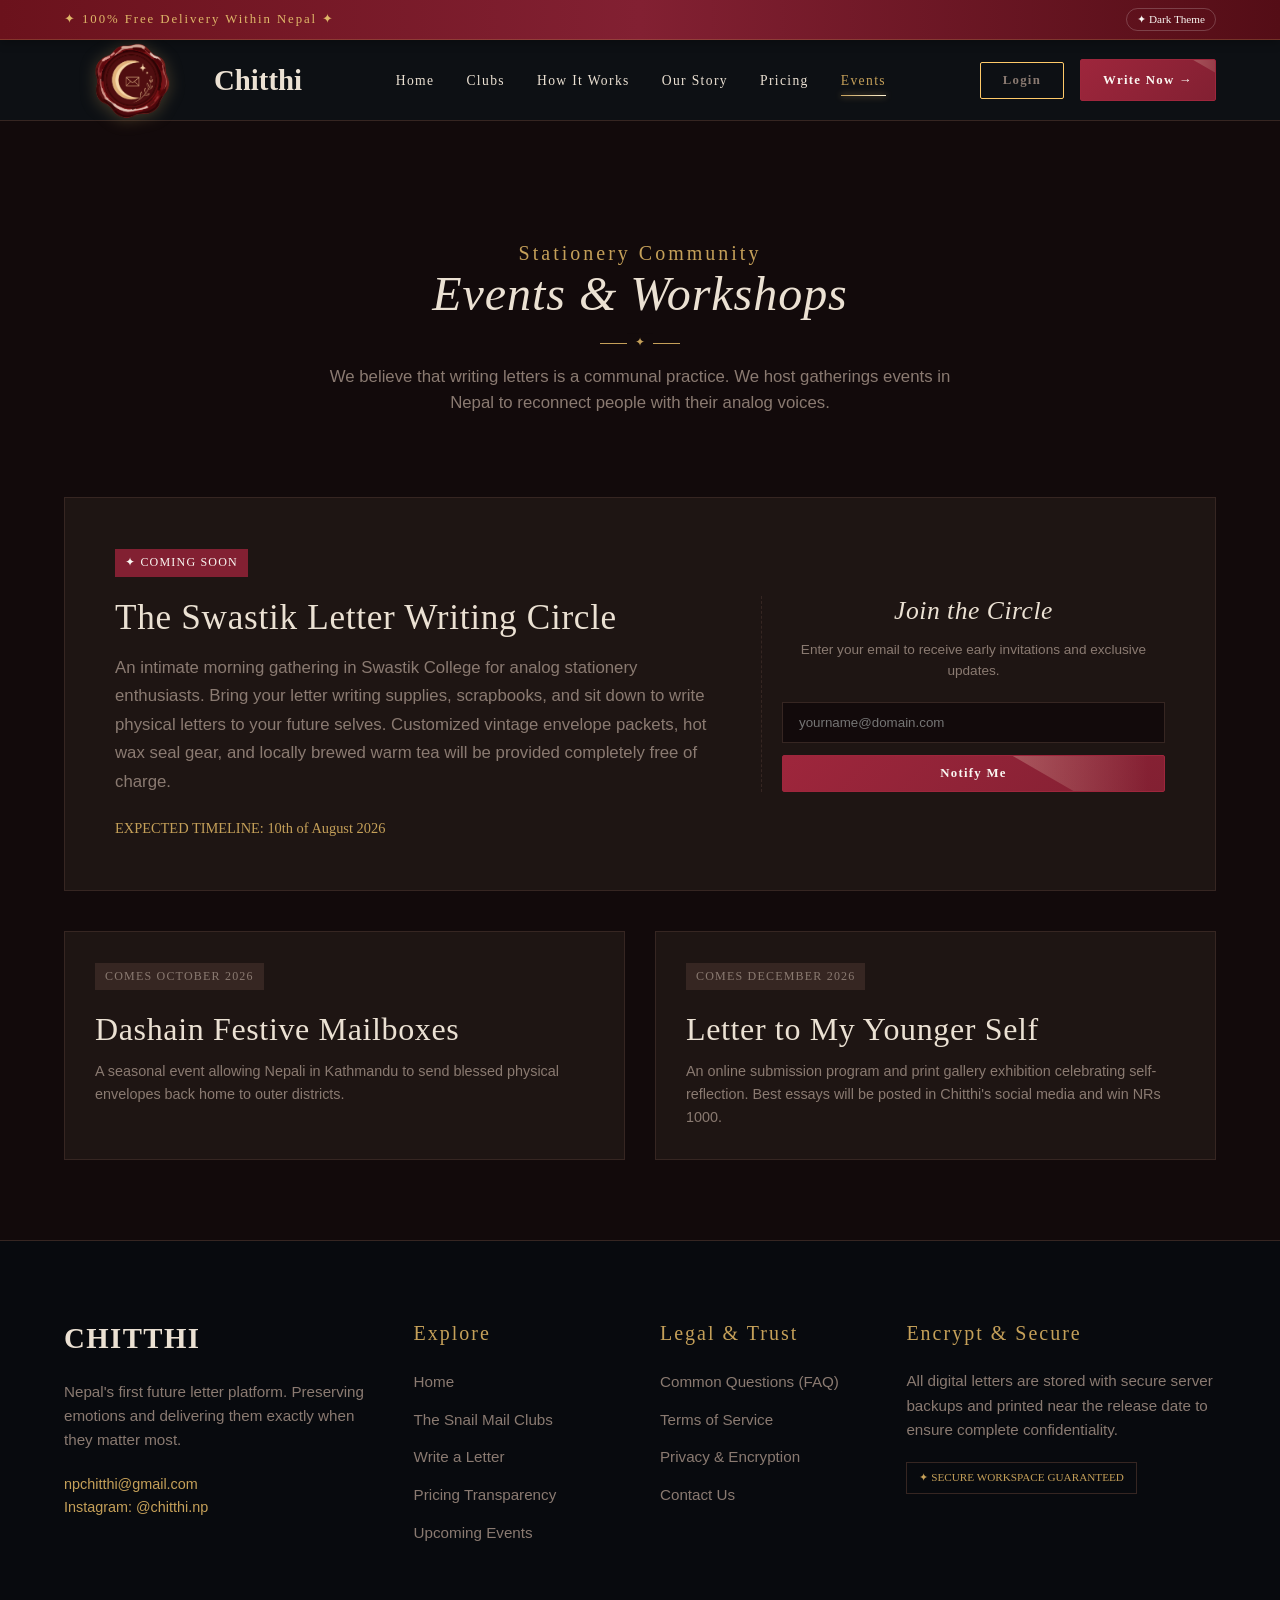
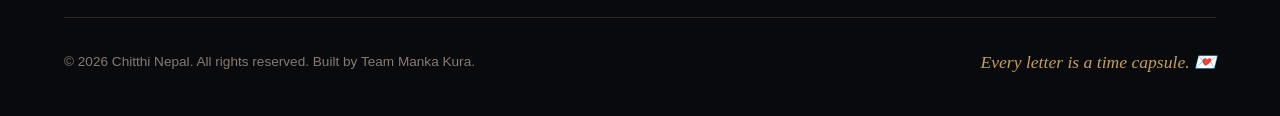
<file: events.html>
<!DOCTYPE html>
<html lang="en">
<head>
  <meta charset="UTF-8">
  <meta name="viewport" content="width=device-width, initial-scale=1.0">
  <meta name="description" content="Chitthi community workshops and letter writing circles in Nepal. Coming soon.">
  <title>Community & Events — Chitthi</title>
  <link rel="icon" type="image/png" href="sec-logo1.png"><link rel="stylesheet" href="style.css">
  <style>
    .events-hero {
      text-align: center;
      padding: 80px 0 40px 0;
    }
    .event-main-card {
      border: 1px solid var(--border-color);
      background-color: var(--bg-secondary);
      padding: 50px;
      margin-top: 40px;
      position: relative;
    }
    .event-main-card::after {
      content: "";
      position: absolute;
      top: 12px;
      left: 12px;
      right: 12px;
      bottom: 12px;
      border: 1px dashed rgba(var(--color-accent-rgb), 0.12);
      pointer-events: none;
    }
    .event-grid {
      display: grid;
      grid-template-columns: 1.2fr 0.8fr;
      gap: 40px;
      align-items: center;
    }
    @media (max-width: 768px) {
      .event-grid {
        grid-template-columns: 1fr;
      }
      .event-main-card {
        padding: 30px;
      }
    }
    .coming-soon-badge {
      font-family: var(--font-sc);
      font-size: 0.75rem;
      background-color: var(--color-primary);
      color: #faf7f2;
      padding: 4px 10px;
      letter-spacing: 0.1em;
      display: inline-block;
      margin-bottom: 20px;
    }
  </style>
</head>
<body>

  <!-- Top Delivery Banner -->
  <div class="delivery-banner">
    <span>✦ 100% Free Delivery Within Nepal ✦</span>
    <button class="theme-switcher">✦ Dark Theme</button>
  </div>

<!-- Navigation Bar -->
  <nav class="navbar">
    <div class="container navbar-container">
      <a href="index.html" class="logo-area">
        <img src="logo.png" alt="Chitthi Logo" class="logo-img" style="height: 140px; transform: translateY(10px);">
       Chitthi</a>

      <!-- Desktop Links -->
      <ul class="nav-menu" style="font-family: var(--font-body);">
        <li><a href="index.html" class="nav-link">Home</a></li>
        <li><a href="clubs.html" class="nav-link =">Clubs</a></li>
        <li><a href="how-it-works.html" class="nav-link">How It Works</a></li>
        <li><a href="story.html" class="nav-link">Our Story</a></li>
        <li><a href="pricing.html" class="nav-link">Pricing</a></li>
        <li><a href="events.html" class="nav-link active">Events</a></li>
      </ul>

      <!-- Action Buttons -->
      <div class="nav-actions">
        <button class="btn btn-ghost auth-trigger">Login</button>
        <a href="write.html" class="btn btn-primary">Write Now &rarr;</a>
        <!-- Hamburger Menu -->
        <button class="mobile-nav-toggle" aria-label="Toggle Navigation">
          <span></span>
          <span></span>
          <span></span>
        </button>
      </div>
    </div>
  </nav>


  <!-- Events Content -->
  <main class="container section-padding" style="padding-top: 40px; padding-bottom: 80px;">
    
    <div class="events-hero">
      <h4 style="color: var(--color-accent); font-family: var(--font-sc); letter-spacing: 0.15em;">Stationery Community</h4>
      <h2 style="font-size: 3rem;">Events & Workshops</h2>
      <div class="section-divider-line"></div>
      <p style="max-width: 650px; margin: 20px auto 0 auto;">
        We believe that writing letters is a communal practice. We host gatherings events in Nepal to reconnect people with their analog voices.
      </p>
    </div>

    <!-- Main coming soon card -->
    <div class="event-main-card">
      <div class="event-grid">
        <div>
          <span class="coming-soon-badge">✦ COMING SOON</span>
          <h2 style="font-size: 2.2rem; font-style: normal; margin-bottom: 15px;">The Swastik Letter Writing Circle</h2>
          <p style="font-size: 1.05rem; line-height: 1.7; margin-bottom: 20px;">
            An intimate morning gathering in Swastik College for analog stationery enthusiasts. Bring your letter 
            writing supplies, scrapbooks, 
            and sit down to write physical letters to your future selves. Customized vintage envelope packets, hot wax seal gear, 
            and locally brewed warm tea will be provided completely free of charge.
          </p>
          <p style="font-size: 0.9rem; font-family: var(--font-sc); color: var(--color-accent);">EXPECTED TIMELINE: 10th of August 2026</p>
        </div>
        <div style="text-align: center; border-left: 1px dashed var(--border-color); padding-left: 20px;">
          <h3 style="font-size: 1.6rem; margin-bottom: 12px; font-style: italic;">Join the Circle</h3>
          <p style="font-size: 0.85rem; margin-bottom: 20px; color: var(--color-text-muted);">Enter your email to receive early invitations and exclusive updates.</p>
          
          <form onclick="event.preventDefault(); alert('Thank you! You have joined the  Swastik COllege Letter Writing Circle waitlist.');" style="display: flex; flex-direction: column; gap: 12px;">
            <input type="email" class="form-input" placeholder="yourname@domain.com" required style="background-color: var(--bg-primary);">
            <button type="submit" class="btn btn-primary">Notify Me</button>
          </form>
        </div>
      </div>
    </div>

    <!-- Secondary events grid -->
    <div style="display: grid; grid-template-columns: repeat(auto-fit, minmax(280px, 1fr)); gap: 30px; margin-top: 40px;">
      
      <!-- Dashain Mail -->
      <div style="border: 1px solid var(--border-color); background-color: var(--bg-secondary); padding: 30px;">
        <span class="coming-soon-badge" style="background-color: var(--border-color); color: var(--color-text-muted);">COMES OCTOBER 2026</span>
        <h3 style="margin-bottom: 12px; font-style: normal;">Dashain Festive Mailboxes</h3>
        <p style="font-size: 0.9rem; color: var(--color-text-muted);">
          A seasonal event allowing Nepali in Kathmandu to send blessed physical envelopes back home 
          to outer districts. 
      </div>

      <!-- Letter to Younger Self Exhibition -->
      <div style="border: 1px solid var(--border-color); background-color: var(--bg-secondary); padding: 30px;">
        <span class="coming-soon-badge" style="background-color: var(--border-color); color: var(--color-text-muted);">COMES DECEMBER 2026</span>
        <h3 style="margin-bottom: 12px; font-style: normal;">Letter to My Younger Self</h3>
        <p style="font-size: 0.9rem; color: var(--color-text-muted);">
          An online submission program and print gallery exhibition celebrating self-reflection. 
          Best essays will be posted in Chitthi's social media and win NRs 1000.
        </p>
      </div>

    </div>

  </main>

    <!-- Footer -->
  <footer class="footer">

    
    <div class="container footer-grid">
      <div class="footer-col">
        <h4 style="font-family: var(--font-display); font-size: 1.8rem; letter-spacing: 0.05em; font-weight: bold; color: var(--color-text);">CHITTHI</h4>
        <p>Nepal's first future letter platform. Preserving emotions and delivering them exactly when they matter most.</p>
        <p style="font-size: 0.9rem; color: var(--color-accent);">npchitthi@gmail.com<br>Instagram: @chitthi.np</p>
      </div>
      <div class="footer-col">
        <h4>Explore</h4>
        <ul class="footer-links">
          <li><a href="index.html">Home</a></li>
          <li><a href="clubs.html">The Snail Mail Clubs</a></li>
          <li><a href="write.html">Write a Letter</a></li>
          <li><a href="pricing.html">Pricing Transparency</a></li>
          <li><a href="events.html">Upcoming Events</a></li>
        </ul>
      </div>
      <div class="footer-col">
        <h4>Legal & Trust</h4>
        <ul class="footer-links">
          <li><a href="faq.html">Common Questions (FAQ)</a></li>
          <li><a href="terms.html">Terms of Service</a></li>
          <li><a href="privacy.html">Privacy & Encryption</a></li>
          <li><a href="contact.html">Contact Us</a></li>
        </ul>
      </div>
      <div class="footer-col">
        <h4>Encrypt & Secure</h4>
        <p>All digital letters are stored with secure server backups and printed near the release date to ensure complete confidentiality.</p>
        <span style="font-family: var(--font-sc); font-size: 0.7rem; color: var(--color-accent); border: 1px solid var(--border-color); padding: 6px 12px; display: inline-block;">✦ SECURE WORKSPACE GUARANTEED</span>
      </div>
    </div>

    <div class="container footer-bottom">
      <span class="footer-copy">&copy; 2026 Chitthi Nepal. All rights reserved. Built by Team Manka Kura.</span>
      <span class="footer-tagline">Every letter is a time capsule. 💌</span>
    </div>
  </footer>

  <script src="main.js"></script> <!-- Cursor Trail Container -->
<div id="cursor-trail"></div>
</body>
</html>
</file>
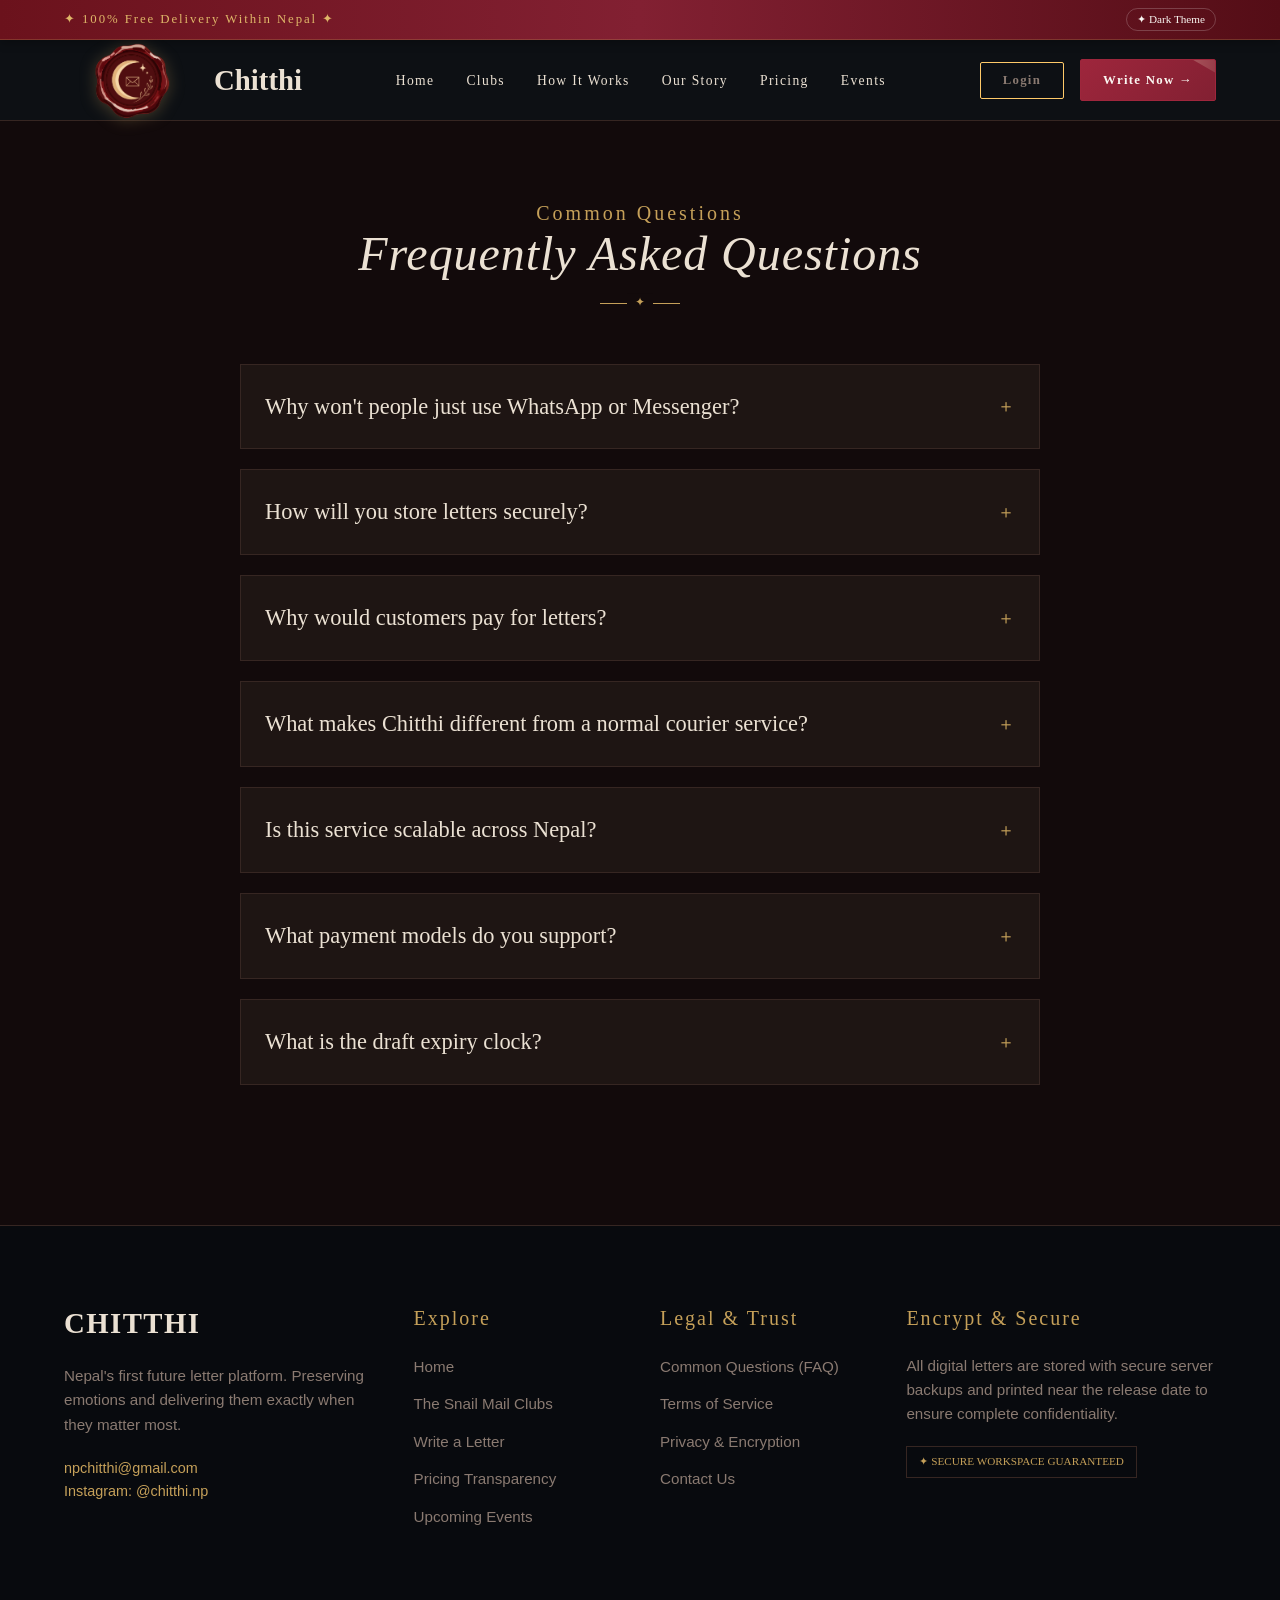
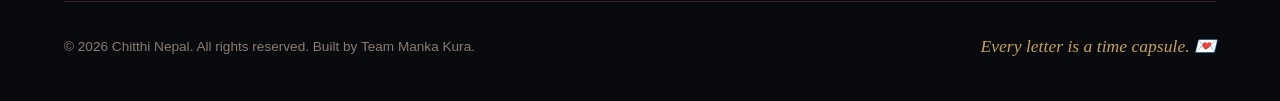
<file: faq.html>
<!DOCTYPE html>
<html lang="en">
<head>
  <meta charset="UTF-8">
  <meta name="viewport" content="width=device-width, initial-scale=1.0">
  <meta name="description" content="Frequently Asked Questions about Chitthi Future Letter platform.">
  <title>Common Questions (FAQ) — Chitthi</title>
   <link rel="icon" type="image/png" href="sec-logo1.png"> <link rel="stylesheet" href="style.css">
  <style>
    .faq-container {
      max-width: 800px;
      margin: 40px auto;
    }
    details {
      background-color: var(--bg-secondary);
      border: 1px solid var(--border-color);
      margin-bottom: 20px;
      padding: 24px;
      transition: var(--transition-smooth);
    }
    details[open] {
      border-color: var(--color-accent);
    }
    summary {
      font-family: var(--font-display);
      font-size: 1.4rem;
      font-weight: 500;
      color: var(--color-text);
      cursor: pointer;
      list-style: none;
      display: flex;
      justify-content: space-between;
      align-items: center;
      outline: none;
    }
    summary::-webkit-details-marker {
      display: none;
    }
    summary::after {
      content: "＋";
      font-family: var(--font-body);
      font-size: 1.1rem;
      color: var(--color-accent);
      transition: var(--transition-smooth);
    }
    details[open] summary::after {
      content: "－";
    }
    .faq-answer {
      margin-top: 16px;
      padding-top: 16px;
      border-top: 1px solid var(--border-color);
      font-size: 1rem;
      line-height: 1.7;
    }
  </style>
</head>
<body>

  <!-- Top Delivery Banner -->
  <div class="delivery-banner">
    <span>✦ 100% Free Delivery Within Nepal ✦</span>
    <button class="theme-switcher">✦ Dark Theme</button>
  </div>

<!-- Navigation Bar -->
  <nav class="navbar">
    <div class="container navbar-container">
      <a href="index.html" class="logo-area">
        <img src="images/logo.png" alt="Chitthi Logo" class="logo-img" style="height: 140px; transform: translateY(10px);">
       Chitthi</a>

      <!-- Desktop Links -->
      <ul class="nav-menu" style="font-family: var(--font-body);">
        <li><a href="index.html" class="nav-link">Home</a></li>
        <li><a href="clubs.html" class="nav-link =">Clubs</a></li>
        <li><a href="how-it-works.html" class="nav-link">How It Works</a></li>
        <li><a href="story.html" class="nav-link">Our Story</a></li>
        <li><a href="pricing.html" class="nav-link">Pricing</a></li>
        <li><a href="events.html" class="nav-link">Events</a></li>
      </ul>

      <!-- Action Buttons -->
      <div class="nav-actions">
        <button class="btn btn-ghost auth-trigger">Login</button>
        <a href="write.html" class="btn btn-primary">Write Now &rarr;</a>
        <!-- Hamburger Menu -->
        <button class="mobile-nav-toggle" aria-label="Toggle Navigation">
          <span></span>
          <span></span>
          <span></span>
        </button>
      </div>
    </div>
  </nav>

  <!-- FAQ Header -->
  <header class="container" style="text-align: center; padding: 80px 0 20px 0;">
    <h4 style="color: var(--color-accent); font-family: var(--font-sc); letter-spacing: 0.15em;">Common Questions</h4>
    <h2 style="font-size: 3rem;">Frequently Asked Questions</h2>
    <div class="section-divider-line"></div>
  </header>

  <!-- Accordions -->
  <main class="container faq-container" style="padding-bottom: 80px;">
    
    <details>
      <summary>Why won't people just use WhatsApp or Messenger?</summary>
      <div class="faq-answer">
        <p>
          Digital messages are instant, cheap, and easily buried under hundreds of daily notifications. 
          Nobody scrolls back five years to read old birthday texts. Chitthi creates a physical, beautifully 
          packaged keepsake that can be scheduled for future delivery, making the message far more memorable, 
          rare, and emotionally impactful.
        </p>
      </div>
    </details>

    <details>
      <summary>How will you store letters securely?</summary>
      <div class="faq-answer">
        <p>
          All digital letter submissions are stored in an encrypted database with secondary backup nodes. 
        </p>
      </div>
    </details>

    <details>
      <summary>Why would customers pay for letters?</summary>
      <div class="faq-answer">
        <p>
          People in Nepal already spend thousands of Rupees on chocolates, roses, and generic mugs that are easily
           forgotten. Chitthi offers a highly personalized, luxury emotional gifting experience at approachable 
           rates. It transforms a heartfelt note into a lifelong memory.
        </p>
      </div>
    </details>

    <details>
      <summary>What makes Chitthi different from a normal courier service?</summary>
      <div class="faq-answer">
        <p>
          A courier service only transports pre-made packages from point A to point B. 
          Chitthi provides the entire end-to-end emotional writing experience. We host the typing interface, 
          manage long-term scheduling (up to 5 years), curate the cards, bookmarks, and stickers, 
          hand-write/print the sheets, seal them, and execute the doorstep delivery. we provide both product and convenience.
        </p>
      </div>
    </details>

    <details>
      <summary>Is this service scalable across Nepal?</summary>
      <div class="faq-answer">
        <p>
          Yes. While our core printing and hot wax styling hub is located in the Kathmandu Valley, 
          we send letter through district post offices to deliver envelopes to homes, universities, and offices 
          so scaling across all 7 provinces of Nepal is a matter of time also we provide 100% 
          free delivery charge within Nepal for standard delivery time.
        </p>
      </div>
    </details>

    <details>
      <summary>What payment models do you support?</summary>
      <div class="faq-answer">
        <p>
          We support major local digital wallets in Nepal—specifically <b>eSewa</b> and <b>Khalti</b>.
           When you finalize your letter draft and address form, you can instantly complete the transaction 
           via these gateways.
        </p>
      </div>
    </details>

    <details>
      <summary>What is the draft expiry clock?</summary>
      <div class="faq-answer">
        <p>
          To ensure our system runs efficiently, unfinished letters are stored in your local browser storage 
          for <b>10 days</b>. You can restore and edit your draft at any point within this timeframe. 
          After 10 days, the draft is cleared to protect your privacy.
        </p>
      </div>
    </details>

  </main>

 <footer class="footer"> 
    <div class="container footer-grid">
      <div class="footer-col">
        <h4 style="font-family: var(--font-display); font-size: 1.8rem; letter-spacing: 0.05em; font-weight: bold; color: var(--color-text);">CHITTHI</h4>
        <p>Nepal's first future letter platform. Preserving emotions and delivering them exactly when they matter most.</p>
        <p style="font-size: 0.9rem; color: var(--color-accent);">npchitthi@gmail.com<br>Instagram: @chitthi.np</p>
      </div>
      <div class="footer-col">
        <h4>Explore</h4>
        <ul class="footer-links">
          <li><a href="index.html">Home</a></li>
          <li><a href="clubs.html">The Snail Mail Clubs</a></li>
          <li><a href="write.html">Write a Letter</a></li>
          <li><a href="pricing.html">Pricing Transparency</a></li>
          <li><a href="events.html">Upcoming Events</a></li>
        </ul>
      </div>
      <div class="footer-col">
        <h4>Legal & Trust</h4>
        <ul class="footer-links">
          <li><a href="faq.html">Common Questions (FAQ)</a></li>
          <li><a href="terms.html">Terms of Service</a></li>
          <li><a href="privacy.html">Privacy & Encryption</a></li>
          <li><a href="contact.html">Contact Us</a></li>
        </ul>
      </div>
      <div class="footer-col">
        <h4>Encrypt & Secure</h4>
        <p>All digital letters are stored with secure server backups and printed near the release date to ensure complete confidentiality.</p>
        <span style="font-family: var(--font-sc); font-size: 0.7rem; color: var(--color-accent); border: 1px solid var(--border-color); padding: 6px 12px; display: inline-block;">✦ SECURE WORKSPACE GUARANTEED</span>
      </div>
    </div>

    <div class="container footer-bottom">
      <span class="footer-copy">&copy; 2026 Chitthi Nepal. All rights reserved. Built by Team Manka Kura.</span>
      <span class="footer-tagline">Every letter is a time capsule. 💌</span>
    </div>
  </footer>

  <script src="main.js"></script> <!-- Cursor Trail Container -->
<div id="cursor-trail"></div>
</body>
</html>
</file>
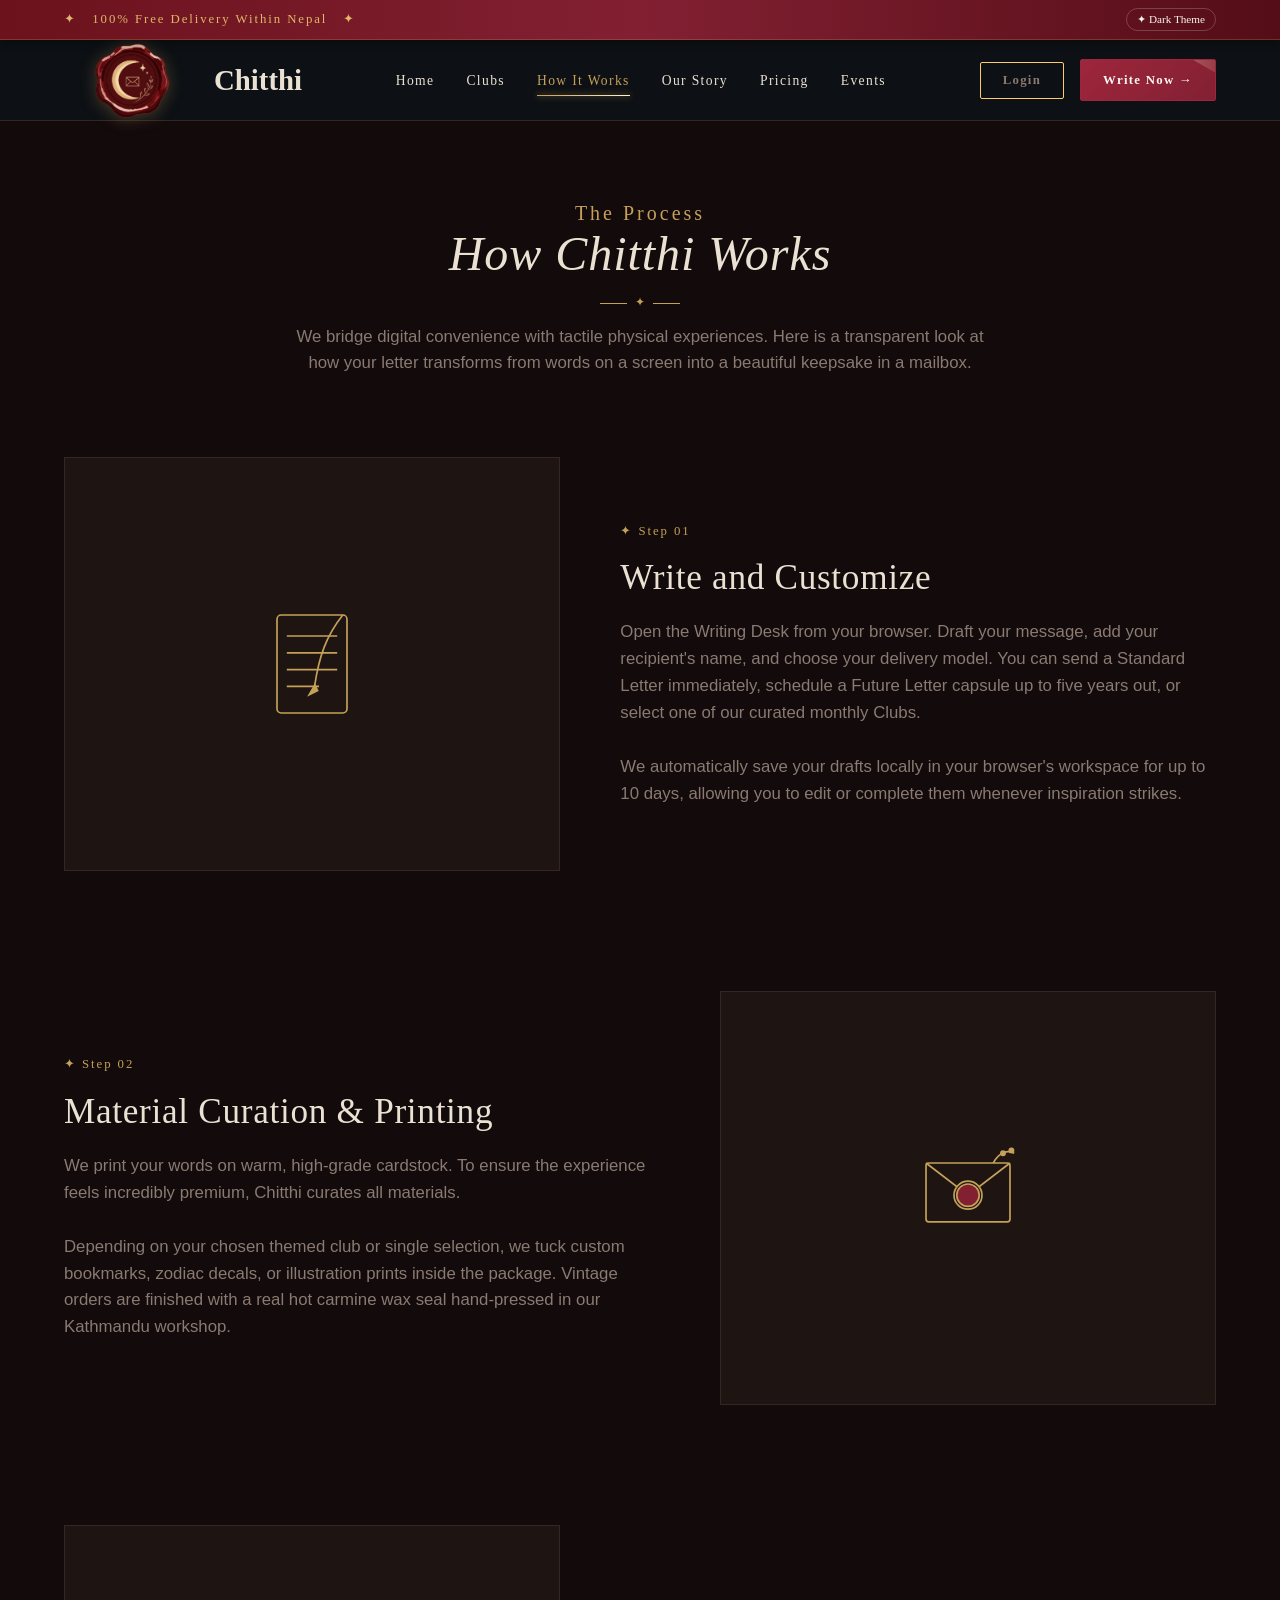
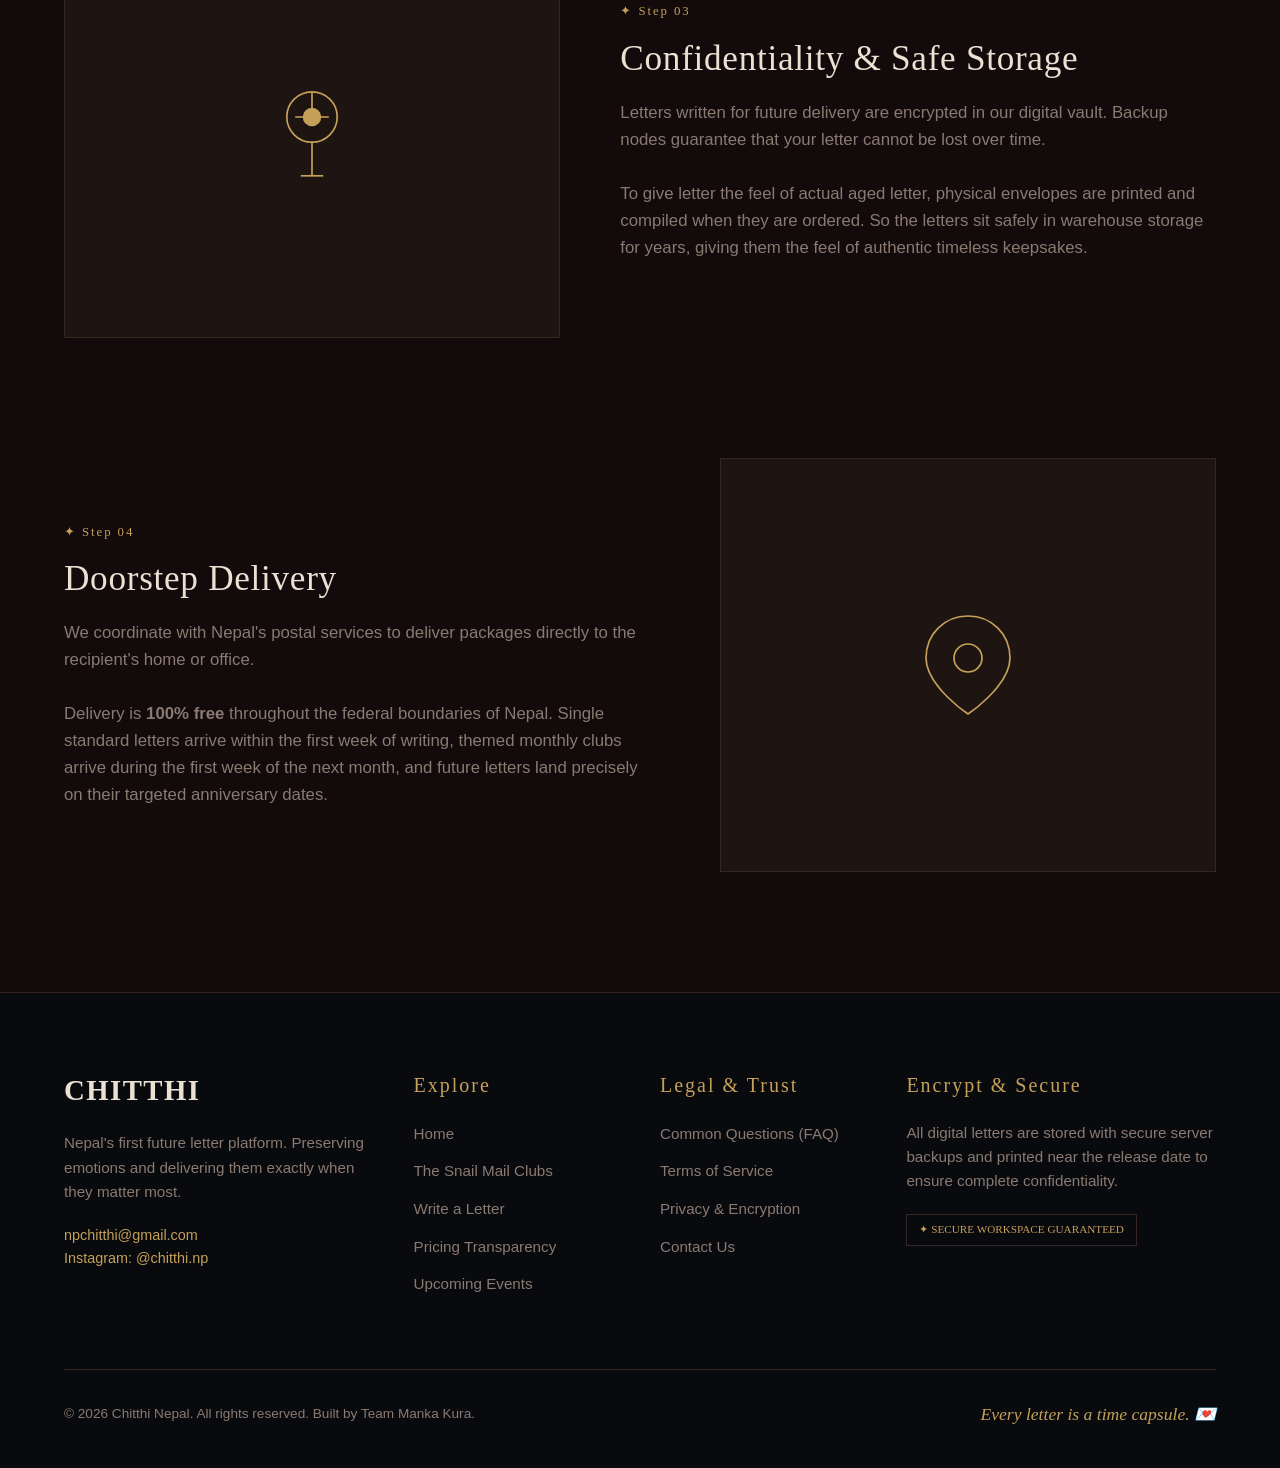
<file: how-it-works.html>
<!DOCTYPE html>
<html lang="en">
<head>
  <meta charset="UTF-8">
  <meta name="viewport" content="width=device-width, initial-scale=1.0">
  <meta name="description" content="Learn how Chitthi writes, prints, packages, and delivers future letters in Nepal.">
  <title>How It Works — Chitthi</title>
  <link rel="stylesheet" href="style.css">
</head>
<body>


  <!-- Top Delivery Banner -->
  <div class="delivery-banner">
    <span>✦ &nbsp; 100% Free Delivery Within Nepal &nbsp; ✦</span>
    <button class="theme-switcher">✦ Dark Theme</button>
  </div>

  <!-- Navigation Bar -->
  <nav class="navbar">
    <div class="container navbar-container">
      <a href="index.html" class="logo-area">
        <img src="images/logo.png" alt="Chitthi Logo" class="logo-img" style="height: 140px; transform: translateY(10px);">
       Chitthi</a>

      <!-- Desktop Links -->
      <ul class="nav-menu" style="font-family: var(--font-body);">
        <li><a href="index.html" class="nav-link">Home</a></li>
        <li><a href="clubs.html" class="nav-link">Clubs</a></li>
        <li><a href="how-it-works.html" class="nav-link active">How It Works</a></li>
        <li><a href="story.html" class="nav-link">Our Story</a></li>
        <li><a href="pricing.html" class="nav-link">Pricing</a></li>
        <li><a href="events.html" class="nav-link">Events</a></li>
      </ul>

      <!-- Action Buttons -->
      <div class="nav-actions">
        <button class="btn btn-ghost auth-trigger">Login</button>
        <a href="write.html" class="btn btn-primary">Write Now &rarr;</a>
        <!-- Hamburger Menu -->
        <button class="mobile-nav-toggle" aria-label="Toggle Navigation">
          <span></span>
          <span></span>
          <span></span>
        </button>
      </div>
    </div>
  </nav>

  <!-- How It Works Hero -->
  <header class="container" style="text-align: center; padding: 80px 0 40px 0;">
    <h4 style="color: var(--color-accent); font-family: var(--font-sc); letter-spacing: 0.15em;">The Process</h4>
    <h2 style="font-size: 3rem;">How Chitthi Works</h2>
    <div class="section-divider-line"></div>
    <p style="max-width: 700px; margin: 20px auto 0 auto;">
      We bridge digital convenience with tactile physical experiences. Here is a transparent look at how your letter transforms from words on a screen into a beautiful keepsake in a mailbox.
    </p>
  </header>

  <!-- Step Breakdown -->
  <main class="container section-padding" style="padding-top: 40px;">
    
    <!-- Step 1 -->
    <div class="how-step">
      <div class="how-media">
        <div class="how-media-inner">
          <svg viewBox="0 0 100 100" style="width: 140px; height: 140px; fill: none; stroke: currentColor; stroke-width: 1.2;">
            <!-- Notebook/Writing board lineart -->
            <rect x="25" y="15" width="50" height="70" rx="3" />
            <line x1="32" y1="30" x2="68" y2="30" />
            <line x1="32" y1="42" x2="68" y2="42" />
            <line x1="32" y1="54" x2="68" y2="54" />
            <line x1="32" y1="66" x2="55" y2="66" />
            <!-- Feather quill -->
            <path d="M72 15 C60 30, 55 45, 52 65" />
            <path d="M52 65 L48 72 L54 69 Z" fill="currentColor"/>
          </svg>
        </div>
      </div>
      <div class="how-content">
        <span class="how-badge">✦ Step 01</span>
        <h3 style="font-size: 2.2rem; font-style: normal; margin-bottom: 20px;">Write and Customize</h3>
        <p>
          Open the Writing Desk from your browser. Draft your message, add your recipient's name, 
          and choose your delivery model. You can send a Standard Letter immediately, schedule a 
          Future Letter capsule up to five years out, or select one of our curated monthly Clubs. 
          <br><br>
          We automatically save your drafts locally in your browser's workspace for up to 10 days, 
          allowing you to edit or complete them whenever inspiration strikes.
        </p>
      </div>
    </div>

    <!-- Step 2 -->
    <div class="how-step">
      <div class="how-media">
        <div class="how-media-inner">
          <svg viewBox="0 0 100 100" style="width: 140px; height: 140px; fill: none; stroke: currentColor; stroke-width: 1.2;">
            <!-- Envelope with seal stamp lineart -->
            <rect x="20" y="25" width="60" height="42" rx="2" />
            <path d="M20 25 L50 48 L80 25" />
            <circle cx="50" cy="48" r="10" fill="var(--bg-secondary)" stroke="currentColor" stroke-width="1.2" />
            <circle cx="50" cy="48" r="8" fill="var(--color-primary)" />
            <!-- Twig motif coming out of envelope -->
            <path d="M68 25 C72 18, 78 15, 83 18" />
            <circle cx="75" cy="18" r="1.5" fill="currentColor" />
            <circle cx="81" cy="16" r="1.5" fill="currentColor" />
          </svg>
        </div>
      </div>
      <div class="how-content">
        <span class="how-badge">✦ Step 02</span>
        <h3 style="font-size: 2.2rem; font-style: normal; margin-bottom: 20px;">Material Curation & Printing</h3>
        <p>
          We print your words on warm, high-grade cardstock. To ensure the experience 
          feels incredibly premium, Chitthi curates all materials. 
          <br><br>
          Depending on your chosen themed club or single selection, we tuck custom bookmarks, zodiac 
          decals, or illustration prints inside the package. Vintage orders are finished with a real 
          hot carmine wax seal hand-pressed in our Kathmandu workshop.
        </p>
      </div>
    </div>

    <!-- Step 3 -->
    <div class="how-step">
      <div class="how-media">
        <div class="how-media-inner">
          <svg viewBox="0 0 100 100" style="width: 140px; height: 140px; fill: none; stroke: currentColor; stroke-width: 1.2;">
            <!-- Safe box or lock key lineart -->
            <circle cx="50" cy="40" r="18" />
            <path d="M50 58 L50 82" />
            <path d="M42 82 L58 82" />
            <circle cx="50" cy="40" r="6" fill="currentColor" />
            <path d="M38 40 L62 40" />
            <path d="M50 22 L50 40" />
          </svg>
        </div>
      </div>
      <div class="how-content">
        <span class="how-badge">✦ Step 03</span>
        <h3 style="font-size: 2.2rem; font-style: normal; margin-bottom: 20px;">Confidentiality & Safe Storage</h3>
        <p>
          Letters written for future delivery are encrypted in our digital vault. Backup nodes guarantee 
          that your letter cannot be lost over time. 
          <br><br>
          To give letter the feel of actual aged letter, physical envelopes are printed and 
          compiled when they are ordered. So the letters sit safely in warehouse storage 
          for years, giving them the feel of authentic timeless keepsakes.
        </p>
      </div>
    </div>

    <!-- Step 4 -->
    <div class="how-step">
      <div class="how-media">
        <div class="how-media-inner">
          <svg viewBox="0 0 100 100" style="width: 140px; height: 140px; fill: none; stroke: currentColor; stroke-width: 1.2;">
            <!-- Mailbox or map location pinpoint lineart -->
            <path d="M50 15 C33 15, 20 28, 20 45 C20 65, 50 85, 50 85 C50 85, 80 65, 80 45 C80 28, 67 15, 50 15 Z" />
            <circle cx="50" cy="45" r="10" />
          </svg>
        </div>
      </div>
      <div class="how-content">
        <span class="how-badge">✦ Step 04</span>
        <h3 style="font-size: 2.2rem; font-style: normal; margin-bottom: 20px;">Doorstep Delivery</h3>
        <p>
          We coordinate with Nepal's postal services to deliver packages directly to the recipient's home or office. 
          <br><br>
          Delivery is <b>100% free</b> throughout the federal boundaries of Nepal. Single standard letters arrive within
           the first week of writing, themed monthly clubs arrive during the first week of the next month, 
           and future letters land precisely on their targeted anniversary dates.
        </p>
      </div>
    </div>

  </main>

    <!-- Footer -->
  <footer class="footer">

    
    <div class="container footer-grid">
      <div class="footer-col">
        <h4 style="font-family: var(--font-display); font-size: 1.8rem; letter-spacing: 0.05em; font-weight: bold; color: var(--color-text);">CHITTHI</h4>
        <p>Nepal's first future letter platform. Preserving emotions and delivering them exactly when they matter most.</p>
        <p style="font-size: 0.9rem; color: var(--color-accent);">npchitthi@gmail.com<br>Instagram: @chitthi.np</p>
      </div>
      <div class="footer-col">
        <h4>Explore</h4>
        <ul class="footer-links">
          <li><a href="index.html">Home</a></li>
          <li><a href="clubs.html">The Snail Mail Clubs</a></li>
          <li><a href="write.html">Write a Letter</a></li>
          <li><a href="pricing.html">Pricing Transparency</a></li>
          <li><a href="events.html">Upcoming Events</a></li>
        </ul>
      </div>
      <div class="footer-col">
        <h4>Legal & Trust</h4>
        <ul class="footer-links">
          <li><a href="faq.html">Common Questions (FAQ)</a></li>
          <li><a href="terms.html">Terms of Service</a></li>
          <li><a href="privacy.html">Privacy & Encryption</a></li>
          <li><a href="contact.html">Contact Us</a></li>
        </ul>
      </div>
      <div class="footer-col">
        <h4>Encrypt & Secure</h4>
        <p>All digital letters are stored with secure server backups and printed near the release date to ensure complete confidentiality.</p>
        <span style="font-family: var(--font-sc); font-size: 0.7rem; color: var(--color-accent); border: 1px solid var(--border-color); padding: 6px 12px; display: inline-block;">✦ SECURE WORKSPACE GUARANTEED</span>
      </div>
    </div>

    <div class="container footer-bottom">
      <span class="footer-copy">&copy; 2026 Chitthi Nepal. All rights reserved. Built by Team Manka Kura.</span>
      <span class="footer-tagline">Every letter is a time capsule. 💌</span>
    </div>
  </footer>

  <script src="main.js"></script> <!-- Cursor Trail Container -->
<div id="cursor-trail"></div>
</body>
</html>
</file>
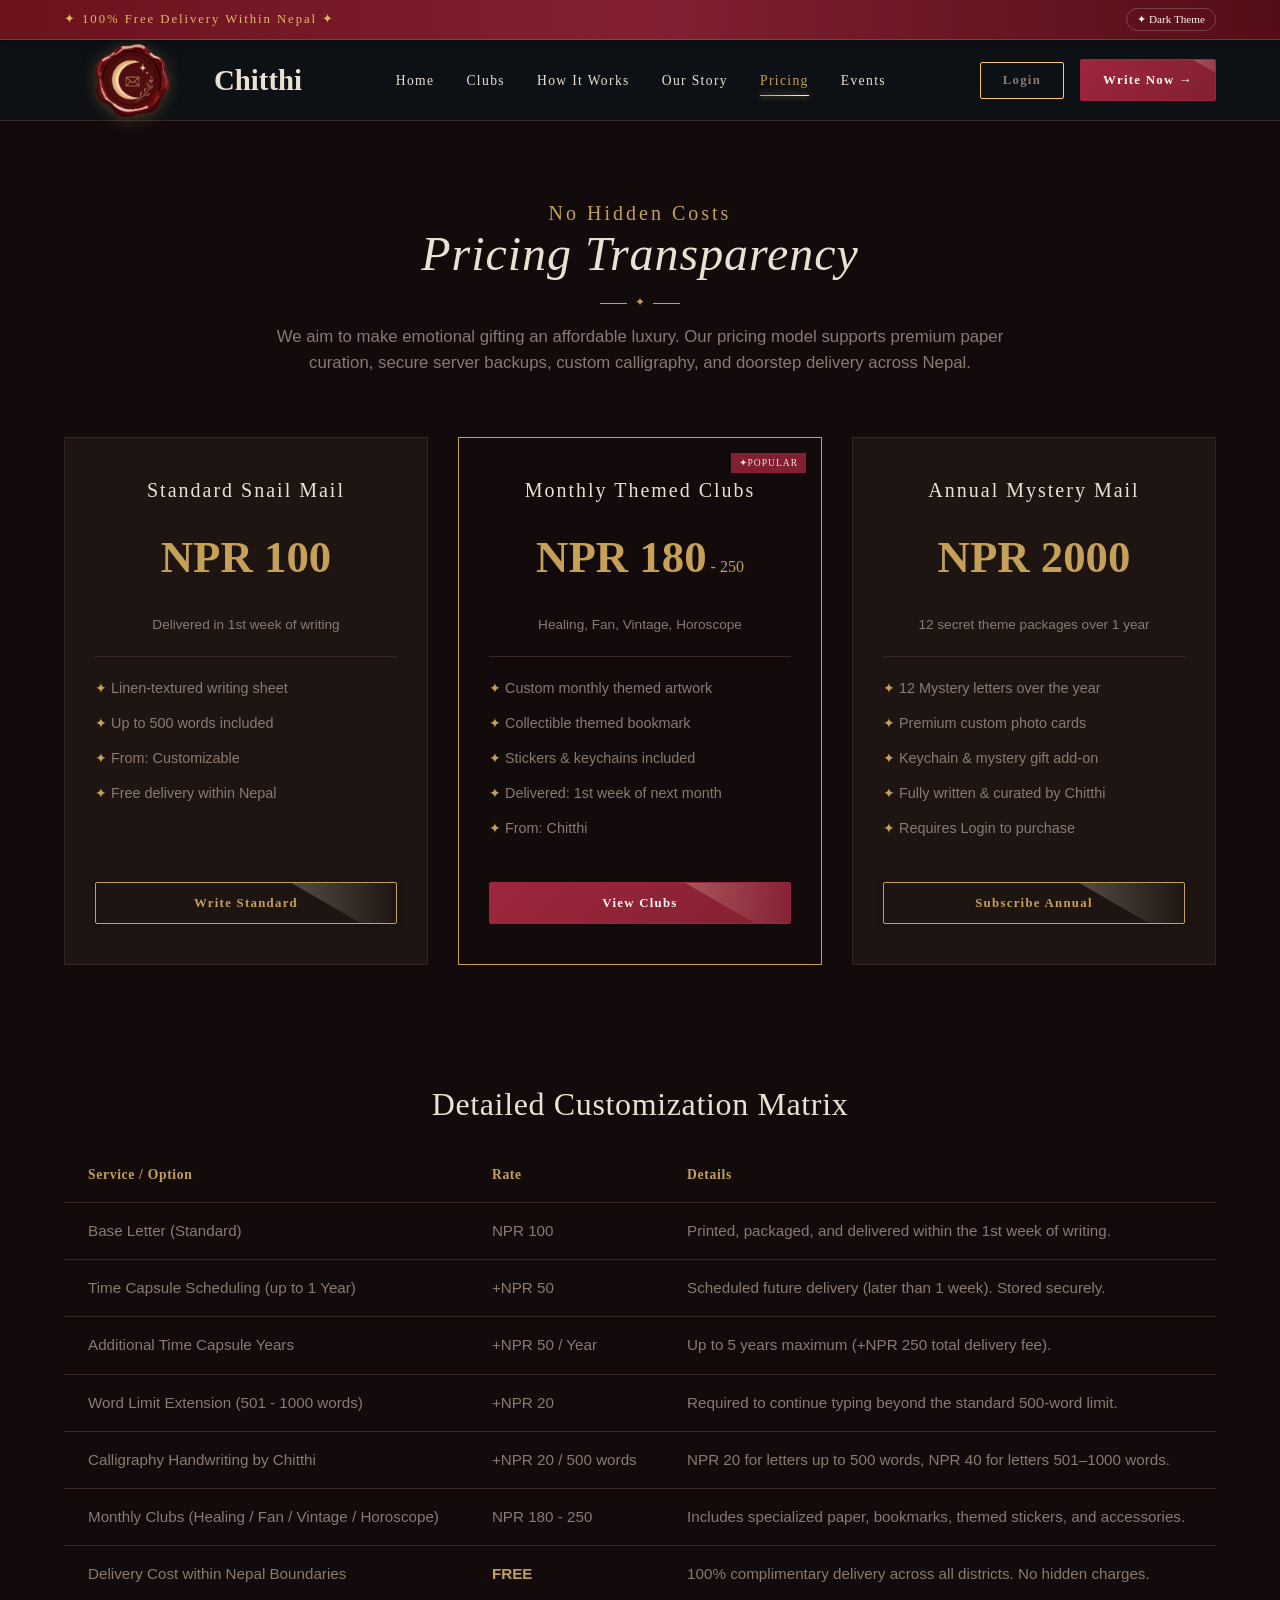
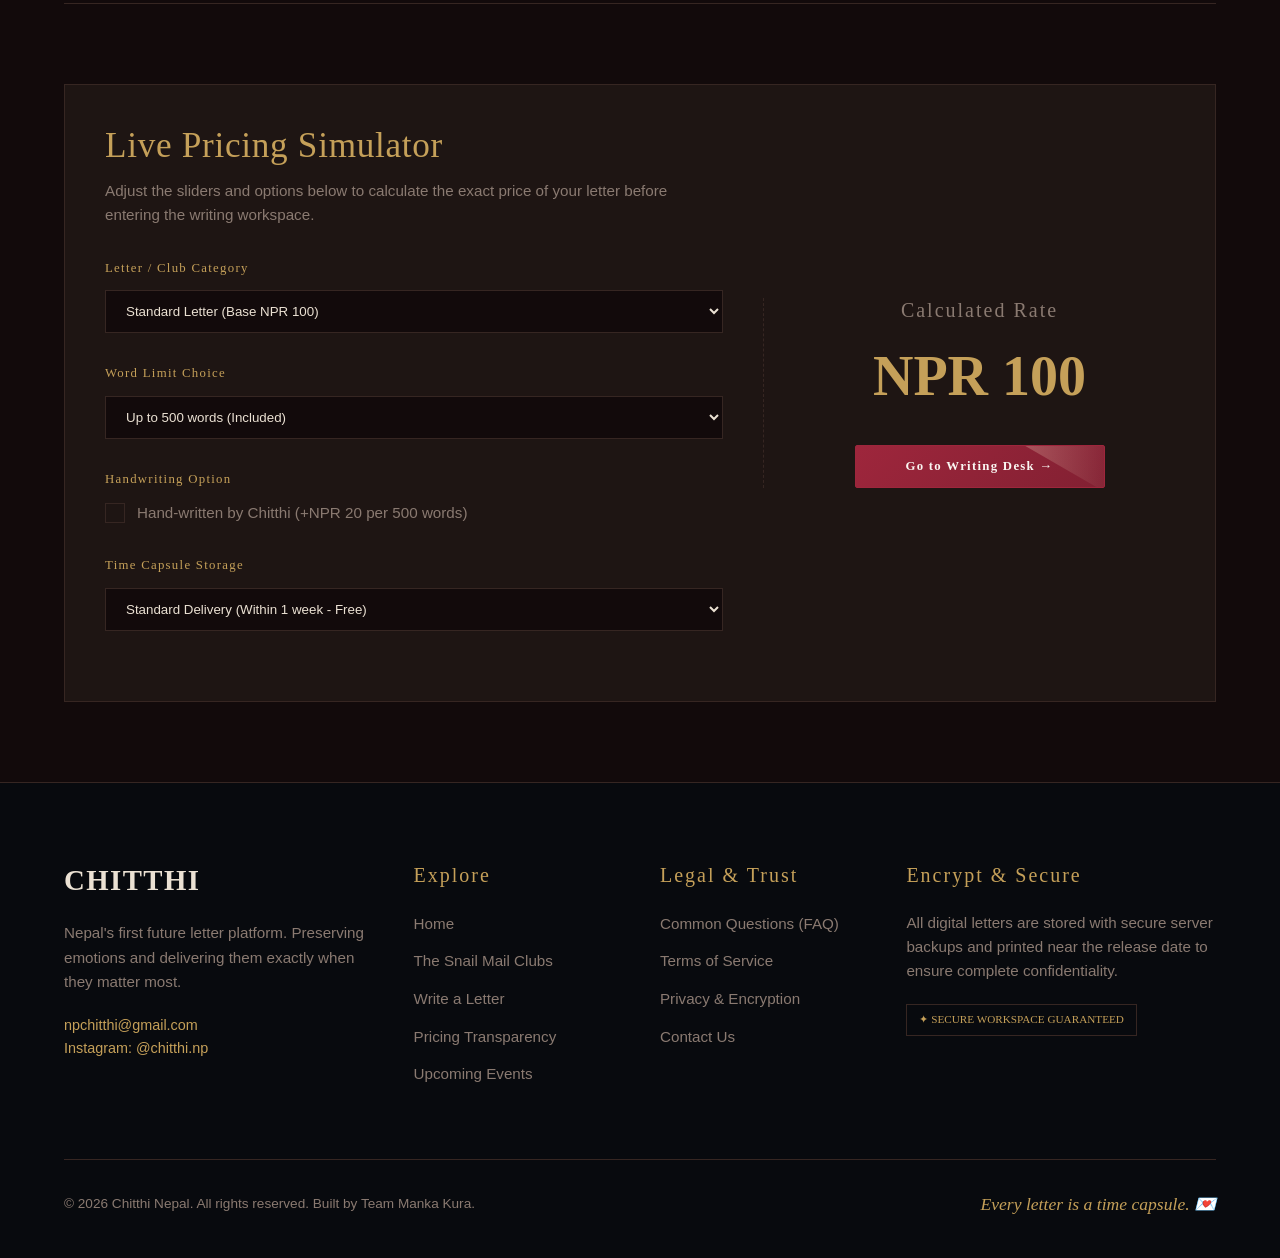
<file: pricing.html>
<!DOCTYPE html>
<html lang="en">
<head>
  <meta charset="UTF-8">
  <meta name="viewport" content="width=device-width, initial-scale=1.0">
  <meta name="description" content="Chitthi pricing transparent rates. Calculate standard letter, future capsule, and club subscriptions.">
  <title>Pricing Transparency — Chitthi</title>
  <link rel="icon" type="image/png" href="images/sec-logo1.png"> <link rel="stylesheet" href="style.css">
  <style>
    .pricing-grid {
      display: grid;
      grid-template-columns: repeat(auto-fit, minmax(240px, 1fr));
      gap: 30px;
      margin-top: 40px;
    }
    .pricing-card {
      background-color: var(--bg-secondary);
      border: 1px solid var(--border-color);
      padding: 40px 30px;
      text-align: center;
      display: flex;
      flex-direction: column;
      position: relative;
    }
    .pricing-card.featured {
      border-color: var(--color-accent);
      background-color: rgba(var(--color-accent-rgb), 0.02);
    }
  .pricing-card.featured::after {
      content: "✦POPULAR";
      position: absolute;
      top: 15px;
      right: 15px;
      background-color: var(--color-primary);
      color: var(--color-text);
      font-family: var(--font-sc);
      font-size: 0.6rem;
      padding: 2px 8px;
      letter-spacing: 0.1em;
    }
    .price-value {
      font-family: var(--font-display);
      font-size: 2.8rem;
      color: var(--color-accent);
      font-weight: bold;
      margin: 20px 0;
    }
    .price-features-list {
      list-style: none;
      text-align: left;
      margin: 20px 0 30px 0;
      border-top: 1px solid var(--border-color);
      padding-top: 20px;
    }
    .price-features-list li {
      font-size: 0.9rem;
      margin-bottom: 12px;
      color: var(--color-text-muted);
    }
    .price-features-list li::before {
      content: "✦ ";
      color: var(--color-accent);
    }
    
    /* Interactive Sandbox styling */
    .calculator-sandbox {
      background-color: var(--bg-secondary);
      border: 1px solid var(--border-color);
      padding: 40px;
      margin-top: 80px;
    }
    .calc-grid {
      display: grid;
      grid-template-columns: 1.2fr 0.8fr;
      gap: 40px;
      align-items: center;
    }
    @media (max-width: 768px) {
      .calc-grid {
        grid-template-columns: 1fr;
      }
    }
  </style>
</head>
<body>

  <!-- Top Delivery Banner -->
  <div class="delivery-banner">
    <span>✦ 100% Free Delivery Within Nepal ✦</span>
    <button class="theme-switcher">✦ Dark Theme</button>
  </div>

  <!-- Navigation Bar -->
  <nav class="navbar">
    <div class="container navbar-container">
      <a href="index.html" class="logo-area">
        <img src="images/logo.png" alt="Chitthi Logo" class="logo-img" style="height: 140px; transform: translateY(10px);">
       Chitthi</a>

      <!-- Desktop Links -->
      <ul class="nav-menu" style="font-family: var(--font-body);">
        <li><a href="index.html" class="nav-link">Home</a></li>
        <li><a href="clubs.html" class="nav-link">Clubs</a></li>
        <li><a href="how-it-works.html" class="nav-link">How It Works</a></li>
        <li><a href="story.html" class="nav-link">Our Story</a></li>
        <li><a href="pricing.html" class="nav-link active">Pricing</a></li>
        <li><a href="events.html" class="nav-link">Events</a></li>
      </ul>

      <!-- Action Buttons -->
      <div class="nav-actions">
        <button class="btn btn-ghost auth-trigger">Login</button>
        <a href="write.html" class="btn btn-primary">Write Now &rarr;</a>
        <!-- Hamburger Menu -->
        <button class="mobile-nav-toggle" aria-label="Toggle Navigation">
          <span></span>
          <span></span>
          <span></span>
        </button>
      </div>
    </div>
  </nav>

  <!-- Pricing Overview -->
  <header class="container" style="text-align: center; padding: 80px 0 20px 0;">
    <h4 style="color: var(--color-accent); font-family: var(--font-sc); letter-spacing: 0.15em;">No Hidden Costs</h4>
    <h2 style="font-size: 3rem;">Pricing Transparency</h2>
    <div class="section-divider-line"></div>
    <p style="max-width: 750px; margin: 20px auto 0 auto;">
      We aim to make emotional gifting an affordable luxury. Our pricing model supports premium paper curation, secure server backups, custom calligraphy, and doorstep delivery across Nepal.
    </p>
  </header>

  <!-- Pricing Tiers Grid -->
  <main class="container" style="padding-bottom: 80px;">
    
    <div class="pricing-grid">
      <!-- Standard -->
      <div class="pricing-card">
        <h4 style="color: var(--color-text);">Standard Snail Mail</h4>
        <div class="price-value">NPR 100</div>
        <p style="font-size: 0.85rem; color: var(--color-text-muted);">Delivered in 1st week of writing</p>
        <ul class="price-features-list">
          <li>Linen-textured writing sheet</li>
          <li>Up to 500 words included</li>
          <li>From: Customizable</li>
          <li>Free delivery within Nepal</li>
        </ul>
        <a href="write.html" class="btn btn-secondary" style="margin-top: auto; width: 100%;">Write Standard</a>
      </div>

      <!-- Snail Mail Clubs -->
      <div class="pricing-card featured">
        <h4 style="color: var(--color-text);">Monthly Themed Clubs</h4>
        <div class="price-value">NPR 180<span style="font-size: 1rem; font-weight: normal;"> - 250</span></div>
        <p style="font-size: 0.85rem; color: var(--color-text-muted);">Healing, Fan, Vintage, Horoscope</p>
        <ul class="price-features-list">
          <li>Custom monthly themed artwork</li>
          <li>Collectible themed bookmark</li>
          <li>Stickers & keychains included</li>
          <li>Delivered: 1st week of next month</li>
          <li>From: Chitthi</li>
        </ul>
        <a href="clubs.html" class="btn btn-primary" style="margin-top: auto; width: 100%;">View Clubs</a>
      </div>

      <!-- Annual Mystery -->
      <div class="pricing-card">
        <h4 style="color: var(--color-text);">Annual Mystery Mail</h4>
        <div class="price-value">NPR 2000</div>
        <p style="font-size: 0.85rem; color: var(--color-text-muted);">12 secret theme packages over 1 year</p>
        <ul class="price-features-list">
          <li>12 Mystery letters over the year</li>
          <li>Premium custom photo cards</li>
          <li>Keychain & mystery gift add-on</li>
          <li>Fully written & curated by Chitthi</li>
          <li>Requires Login to purchase</li>
        </ul>
        <a href="clubs.html" class="btn btn-secondary" style="margin-top: auto; width: 100%;">Subscribe Annual</a>
      </div>
    </div>

    <!-- Comparative Table -->
    <div class="pricing-table-container">
      <h3 style="margin-top: 60px; font-style: normal; text-align: center;">Detailed Customization Matrix</h3>
      <table class="pricing-table" style="margin-top: 24px;">
        <thead>
          <tr>
            <th>Service / Option</th>
            <th>Rate</th>
            <th>Details</th>
          </tr>
        </thead>
        <tbody>
          <tr>
            <td>Base Letter (Standard)</td>
            <td>NPR 100</td>
            <td>Printed, packaged, and delivered within the 1st week of writing.</td>
          </tr>
          <tr>
            <td>Time Capsule Scheduling (up to 1 Year)</td>
            <td>+NPR 50</td>
            <td>Scheduled future delivery (later than 1 week). Stored securely.</td>
          </tr>
          <tr>
            <td>Additional Time Capsule Years</td>
            <td>+NPR 50 / Year</td>
            <td>Up to 5 years maximum (+NPR 250 total delivery fee).</td>
          </tr>
          <tr>
            <td>Word Limit Extension (501 - 1000 words)</td>
            <td>+NPR 20</td>
            <td>Required to continue typing beyond the standard 500-word limit.</td>
          </tr>
          <tr>
            <td>Calligraphy Handwriting by Chitthi</td>
            <td>+NPR 20 / 500 words</td>
            <td>NPR 20 for letters up to 500 words, NPR 40 for letters 501–1000 words.</td>
          </tr>
          <tr>
            <td>Monthly Clubs (Healing / Fan / Vintage / Horoscope)</td>
            <td>NPR 180 - 250</td>
            <td>Includes specialized paper, bookmarks, themed stickers, and accessories.</td>
          </tr>
          <tr>
            <td>Delivery Cost within Nepal Boundaries</td>
            <td style="color: var(--color-accent); font-weight: bold;">FREE</td>
            <td>100% complimentary delivery across all districts. No hidden charges.</td>
          </tr>
        </tbody>
      </table>
    </div>

    <!-- Sandbox Price Simulator Widget -->
    <div class="calculator-sandbox">
      <div class="calc-grid">
        <div>
          <h2 style="font-size: 2.2rem; font-style: normal; margin-bottom: 12px; color: var(--color-accent);">Live Pricing Simulator</h2>
          <p style="font-size: 0.95rem; margin-bottom: 30px;">
            Adjust the sliders and options below to calculate the exact price of your letter before entering the writing workspace.
          </p>

          <!-- Type Selector -->
          <div class="control-group">
            <label class="control-label" for="calc-type">Letter / Club Category</label>
            <select id="calc-type" class="form-select">
              <option value="100">Standard Letter (Base NPR 100)</option>
              <option value="180">Healing Club (NPR 180/mo)</option>
              <option value="200">Fan Club (NPR 200/mo)</option>
              <option value="220">Vintage Club (NPR 220/mo)</option>
              <option value="250">Horoscope Club (NPR 250/mo)</option>
              <option value="2000">Annual Mystery Snail Mail (NPR 2000/yr)</option>
            </select>
          </div>

          <!-- Word count choice -->
          <div class="control-group" id="calc-words-group">
            <label class="control-label" for="calc-words">Word Limit Choice</label>
            <select id="calc-words" class="form-select">
              <option value="0">Up to 500 words (Included)</option>
              <option value="20">501 - 1000 words (+NPR 20)</option>
            </select>
          </div>

          <!-- Handwriting choice -->
          <div class="control-group" id="calc-handwritten-group">
            <label class="control-label">Handwriting Option</label>
            <label class="option-checkbox-container">
              <input type="checkbox" id="calc-handwritten">
              <span class="custom-checkbox"></span>
              <span style="font-size: 0.95rem;">Hand-written by Chitthi (+NPR 20 per 500 words)</span>
            </label>
          </div>

          <!-- Timeframe selector -->
          <div class="control-group" id="calc-schedule-group">
            <label class="control-label" for="calc-schedule">Time Capsule Storage</label>
            <select id="calc-schedule" class="form-select">
              <option value="0">Standard Delivery (Within 1 week - Free)</option>
              <option value="50">Schedule Future Delivery (1 Month to 1 Year - +NPR 50)</option>
              <option value="100">Schedule Future Delivery (1 to 2 Years - +NPR 100)</option>
              <option value="150">Schedule Future Delivery (2 to 3 Years - +NPR 150)</option>
              <option value="200">Schedule Future Delivery (3 to 4 Years - +NPR 200)</option>
              <option value="250">Schedule Future Delivery (4 to 5 Years - +NPR 250)</option>
            </select>
          </div>
        </div>

        <div style="text-align: center; border-left: 1px dashed var(--border-color); padding-left: 20px;">
          <h4 style="color: var(--color-text-muted); margin-bottom: 10px;">Calculated Rate</h4>
          <div id="calc-total" style="font-family: var(--font-display); font-size: 3.5rem; color: var(--color-accent); font-weight: bold; margin-bottom: 24px;">NPR 100</div>
          <a href="write.html" id="calc-cta-btn" class="btn btn-primary" style="width: 100%; max-width: 250px;">Go to Writing Desk &rarr;</a>
        </div>
      </div>
    </div>

  </main>

    <!-- Footer -->
  <footer class="footer">

    
    <div class="container footer-grid">
      <div class="footer-col">
        <h4 style="font-family: var(--font-display); font-size: 1.8rem; letter-spacing: 0.05em; font-weight: bold; color: var(--color-text);">CHITTHI</h4>
        <p>Nepal's first future letter platform. Preserving emotions and delivering them exactly when they matter most.</p>
        <p style="font-size: 0.9rem; color: var(--color-accent);">npchitthi@gmail.com<br>Instagram: @chitthi.np</p>
      </div>
      <div class="footer-col">
        <h4>Explore</h4>
        <ul class="footer-links">
          <li><a href="index.html">Home</a></li>
          <li><a href="clubs.html">The Snail Mail Clubs</a></li>
          <li><a href="write.html">Write a Letter</a></li>
          <li><a href="pricing.html">Pricing Transparency</a></li>
          <li><a href="events.html">Upcoming Events</a></li>
        </ul>
      </div>
      <div class="footer-col">
        <h4>Legal & Trust</h4>
        <ul class="footer-links">
          <li><a href="faq.html">Common Questions (FAQ)</a></li>
          <li><a href="terms.html">Terms of Service</a></li>
          <li><a href="privacy.html">Privacy & Encryption</a></li>
          <li><a href="contact.html">Contact Us</a></li>
        </ul>
      </div>
      <div class="footer-col">
        <h4>Encrypt & Secure</h4>
        <p>All digital letters are stored with secure server backups and printed near the release date to ensure complete confidentiality.</p>
        <span style="font-family: var(--font-sc); font-size: 0.7rem; color: var(--color-accent); border: 1px solid var(--border-color); padding: 6px 12px; display: inline-block;">✦ SECURE WORKSPACE GUARANTEED</span>
      </div>
    </div>

    <div class="container footer-bottom">
      <span class="footer-copy">&copy; 2026 Chitthi Nepal. All rights reserved. Built by Team Manka Kura.</span>
      <span class="footer-tagline">Every letter is a time capsule. 💌</span>
    </div>
  </footer>

  <script src="main.js"></script>
  <script>
    // --- Pricing Calculator Sandbox Logic ---
    const calcType = document.getElementById('calc-type');
    const calcWords = document.getElementById('calc-words');
    const calcHandwritten = document.getElementById('calc-handwritten');
    const calcSchedule = document.getElementById('calc-schedule');
    const calcTotal = document.getElementById('calc-total');
    const calcCta = document.getElementById('calc-cta-btn');
    
    const wordsGroup = document.getElementById('calc-words-group');
    const hwGroup = document.getElementById('calc-handwritten-group');
    const schedGroup = document.getElementById('calc-schedule-group');

    function runCalculator() {
      const typeBase = parseInt(calcType.value);
      
      // If Annual Mystery is selected
      if (typeBase === 2000) {
        wordsGroup.style.display = 'none';
        hwGroup.style.display = 'none';
        schedGroup.style.display = 'none';
        
        calcTotal.textContent = `NPR 2000`;
        calcCta.href = 'clubs.html'; // Take to clubs page first to enforce login
        return;
      }
      
      // Show custom options for other types
      wordsGroup.style.display = 'block';
      hwGroup.style.display = 'block';
      
      // Scheduling only applies to Standard letter
      if (typeBase === 100) {
        schedGroup.style.display = 'block';
        calcCta.href = 'write.html';
      } else {
        schedGroup.style.display = 'none';
        // Set link for specific monthly club
        let clubId = 'healing';
        if (typeBase === 200) clubId = 'fan';
        else if (typeBase === 220) clubId = 'vintage';
        else if (typeBase === 250) clubId = 'horoscope';
        calcCta.href = `write.html?club=${clubId}`;
      }

      let total = typeBase;
      const wordSurcharge = parseInt(calcWords.value);
      total += wordSurcharge;
      
      // Handwritten calculation
      if (calcHandwritten.checked) {
        let hwSurcharge = 20;
        if (wordSurcharge > 0) {
          hwSurcharge = 40; // scales up to 40 for >500 words
        }
        total += hwSurcharge;
      }

      // Schedule charge
      if (typeBase === 100) {
        total += parseInt(calcSchedule.value);
      }

      calcTotal.textContent = `NPR ${total}`;
    }

    // Bind listeners
    calcType.addEventListener('change', runCalculator);
    calcWords.addEventListener('change', runCalculator);
    calcHandwritten.addEventListener('change', runCalculator);
    calcSchedule.addEventListener('change', runCalculator);
    
    // Initial run
    window.addEventListener('DOMContentLoaded', runCalculator);
  </script>
</body><!-- Cursor Trail Container -->
<div id="cursor-trail"></div>
</html>
</file>
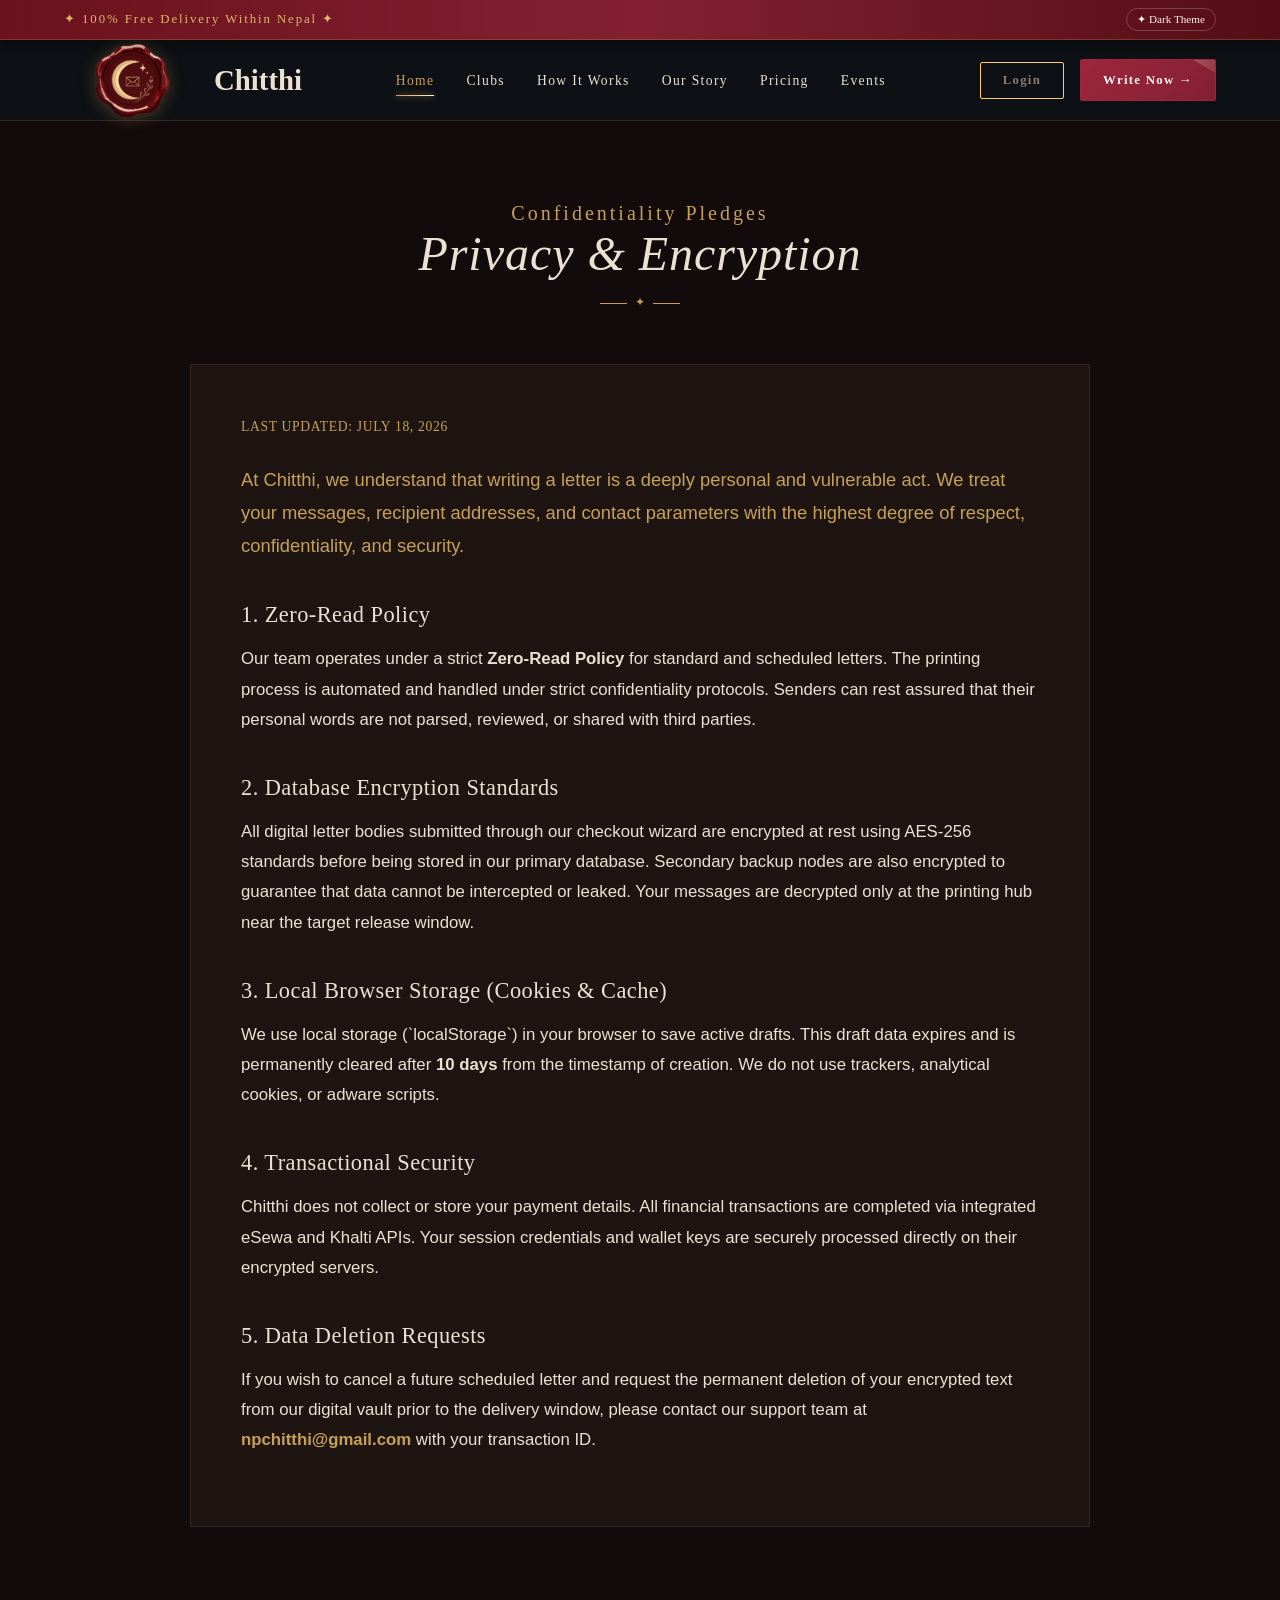
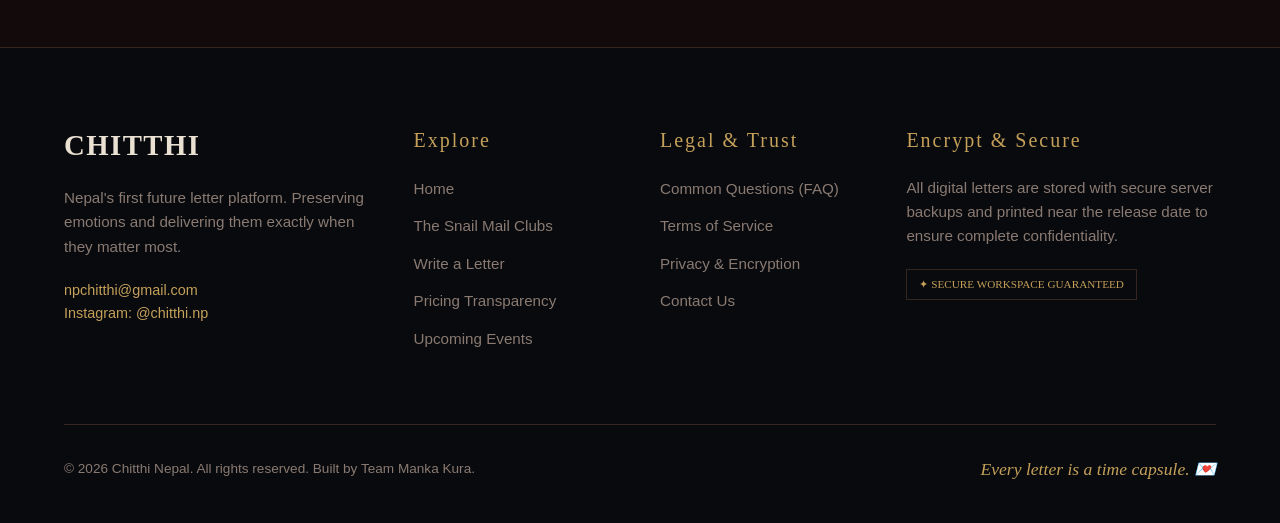
<file: privacy.html>
<!DOCTYPE html>
<html lang="en">
<head>
  <meta charset="UTF-8">
  <meta name="viewport" content="width=device-width, initial-scale=1.0">
  <meta name="description" content="Privacy Policy and encryption systems at Chitthi.">
  <title>Privacy & Encryption — Chitthi</title>
  <link rel="icon" type="image/png" href="images/sec-logo1.png"> 
  <link rel="stylesheet" href="style.css">
  <style>
    /* Styled to match the box UI from the Contact Page */
    .legal-content-wrapper {
      max-width: 900px;
      margin: 40px auto;
      background-color: var(--bg-secondary);
      border: 1px solid var(--border-color);
      padding: 50px;
    }
    .legal-content-wrapper p.last-updated {
      font-family: var(--font-sc);
      font-size: 0.85rem;
      color: var(--color-accent);
      margin-bottom: 24px;
      text-transform: uppercase;
      letter-spacing: 0.05em;
    }
    .legal-content-wrapper h3 {
      margin: 40px 0 15px 0;
      color: var(--color-text); /* Matched contact form heading color */
      font-style: normal;
      font-size: 1.4rem;
    }
    .legal-content-wrapper p {
      margin-bottom: 20px;
      font-size: 1.05rem;
      line-height: 1.8;
      color: var(--color-text);
    }
    @media (max-width: 768px) {
      .legal-content-wrapper {
        padding: 30px 20px;
      }
    }
  </style>
</head>
<body>

  <!-- Top Delivery Banner -->
  <div class="delivery-banner">
    <span>✦ 100% Free Delivery Within Nepal ✦</span>
    <button class="theme-switcher">✦ Dark Theme</button>
  </div>

  <!-- Navigation Bar -->
  <nav class="navbar">
    <div class="container navbar-container">
      <a href="index.html" class="logo-area">
        <img src="images/logo.png" alt="Chitthi Logo" class="logo-img" style="height: 140px; transform: translateY(10px);">
       Chitthi</a>

      <!-- Desktop Links -->
      <ul class="nav-menu" style="font-family: var(--font-body);">
        <li><a href="index.html" class="nav-link active">Home</a></li>
        <li><a href="clubs.html" class="nav-link">Clubs</a></li>
        <li><a href="how-it-works.html" class="nav-link">How It Works</a></li>
        <li><a href="story.html" class="nav-link">Our Story</a></li>
        <li><a href="pricing.html" class="nav-link">Pricing</a></li>
        <li><a href="events.html" class="nav-link">Events</a></li>
      </ul>

      <!-- Action Buttons -->
      <div class="nav-actions">
        <button class="btn btn-ghost auth-trigger">Login</button>
        <a href="write.html" class="btn btn-primary">Write Now &rarr;</a>
        <!-- Hamburger Menu -->
        <button class="mobile-nav-toggle" aria-label="Toggle Navigation">
          <span></span>
          <span></span>
          <span></span>
        </button>
      </div>
    </div>
  </nav>

  <!-- Header -->
  <header class="container" style="text-align: center; padding: 80px 0 20px 0;">
    <h4 style="color: var(--color-accent); font-family: var(--font-sc); letter-spacing: 0.15em;">Confidentiality Pledges</h4>
    <h2 style="font-size: 3rem;">Privacy & Encryption</h2>
    <div class="section-divider-line"></div>
  </header>

  <!-- Legal content (Now uses the bordered box UI) -->
  <main class="container" style="padding-bottom: 80px;">
    <div class="legal-content-wrapper">
      <p class="last-updated">Last updated: July 18, 2026</p>
      
      <p style="font-size: 1.15rem; color: var(--color-accent); margin-bottom: 40px;">
        At Chitthi, we understand that writing a letter is a deeply personal and 
        vulnerable act. We treat your messages, recipient addresses, and contact 
        parameters with the highest degree of respect, confidentiality, and security.
      </p>

      <h3>1. Zero-Read Policy</h3>
      <p>
        Our team operates under a strict <b>Zero-Read Policy</b> for standard and 
        scheduled letters. The printing process is automated and handled under strict confidentiality protocols.
         Senders can rest assured that their personal words are not parsed, reviewed, or shared with third parties.
      </p>

      <h3>2. Database Encryption Standards</h3>
      <p>
        All digital letter bodies submitted through our checkout wizard are encrypted 
        at rest using AES-256 standards before being stored in our primary database.
        Secondary backup nodes are also encrypted to guarantee that data cannot be intercepted or leaked. Your messages are decrypted only at the printing hub near the target release window.
      </p>

      <h3>3. Local Browser Storage (Cookies & Cache)</h3>
      <p>
        We use local storage (`localStorage`) in your browser to save active drafts. 
        This draft data expires and is permanently cleared after <b>10 days</b> from the
        timestamp of creation. We do not use trackers, analytical cookies, or adware scripts.
      </p>

      <h3>4. Transactional Security</h3>
      <p>
        Chitthi does not collect or store your payment details. All financial transactions
        are completed via integrated eSewa and Khalti APIs. Your session credentials and
        wallet keys are securely processed directly on their encrypted servers.
      </p>

      <h3>5. Data Deletion Requests</h3>
      <p>
        If you wish to cancel a future scheduled letter and request the permanent deletion 
        of your encrypted text from our digital vault prior to the delivery window, please
        contact our support team at <strong style="color: var(--color-accent);">npchitthi@gmail.com</strong> with your transaction ID.
      </p>
    </div>
  </main>

  <!-- Footer (Matched to Contact Page) -->
  <footer class="footer">
    <div class="container footer-grid">
      <div class="footer-col">
        <h4 style="font-family: var(--font-display); font-size: 1.8rem; letter-spacing: 0.05em; font-weight: bold; color: var(--color-text);">CHITTHI</h4>
        <p>Nepal's first future letter platform. Preserving emotions and delivering them exactly when they matter most.</p>
        <p style="font-size: 0.9rem; color: var(--color-accent);">npchitthi@gmail.com<br>Instagram: @chitthi.np</p>
      </div>
      <div class="footer-col">
        <h4>Explore</h4>
        <ul class="footer-links">
          <li><a href="index.html">Home</a></li>
          <li><a href="clubs.html">The Snail Mail Clubs</a></li>
          <li><a href="write.html">Write a Letter</a></li>
          <li><a href="pricing.html">Pricing Transparency</a></li>
          <li><a href="events.html">Upcoming Events</a></li>
        </ul>
      </div>
      <div class="footer-col">
        <h4>Legal & Trust</h4>
        <ul class="footer-links">
          <li><a href="faq.html">Common Questions (FAQ)</a></li>
          <li><a href="terms.html">Terms of Service</a></li>
          <li><a href="privacy.html">Privacy & Encryption</a></li>
          <li><a href="contact.html">Contact Us</a></li>
        </ul>
      </div>
      <div class="footer-col">
        <h4>Encrypt & Secure</h4>
        <p>All digital letters are stored with secure server backups and printed near the release date to ensure complete confidentiality.</p>
        <span style="font-family: var(--font-sc); font-size: 0.7rem; color: var(--color-accent); border: 1px solid var(--border-color); padding: 6px 12px; display: inline-block;">✦ SECURE WORKSPACE GUARANTEED</span>
      </div>
    </div>

    <div class="container footer-bottom">
      <span class="footer-copy">&copy; 2026 Chitthi Nepal. All rights reserved. Built by Team Manka Kura.</span>
      <span class="footer-tagline">Every letter is a time capsule. 💌</span>
    </div>
  </footer>

  <script src="main.js"></script>
</body> <!-- Cursor Trail Container -->
<div id="cursor-trail"></div>
</html>
</file>
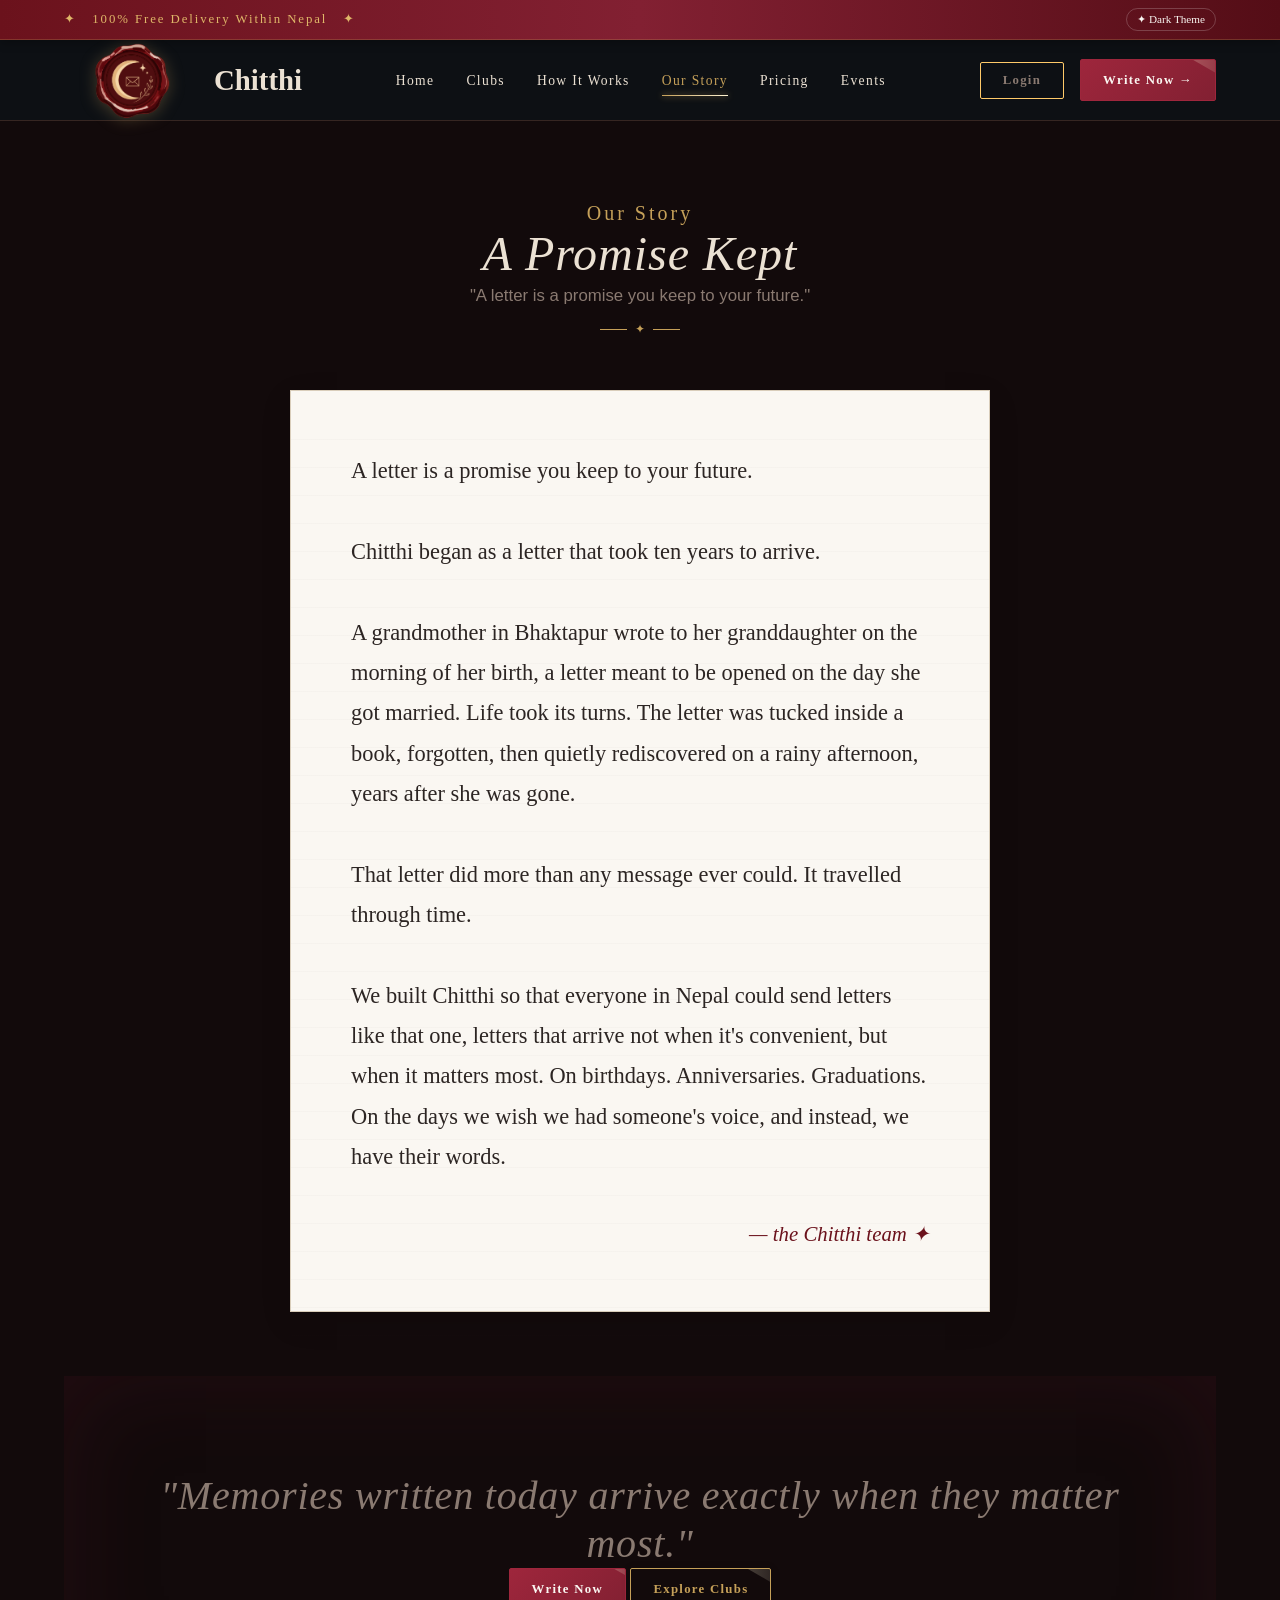
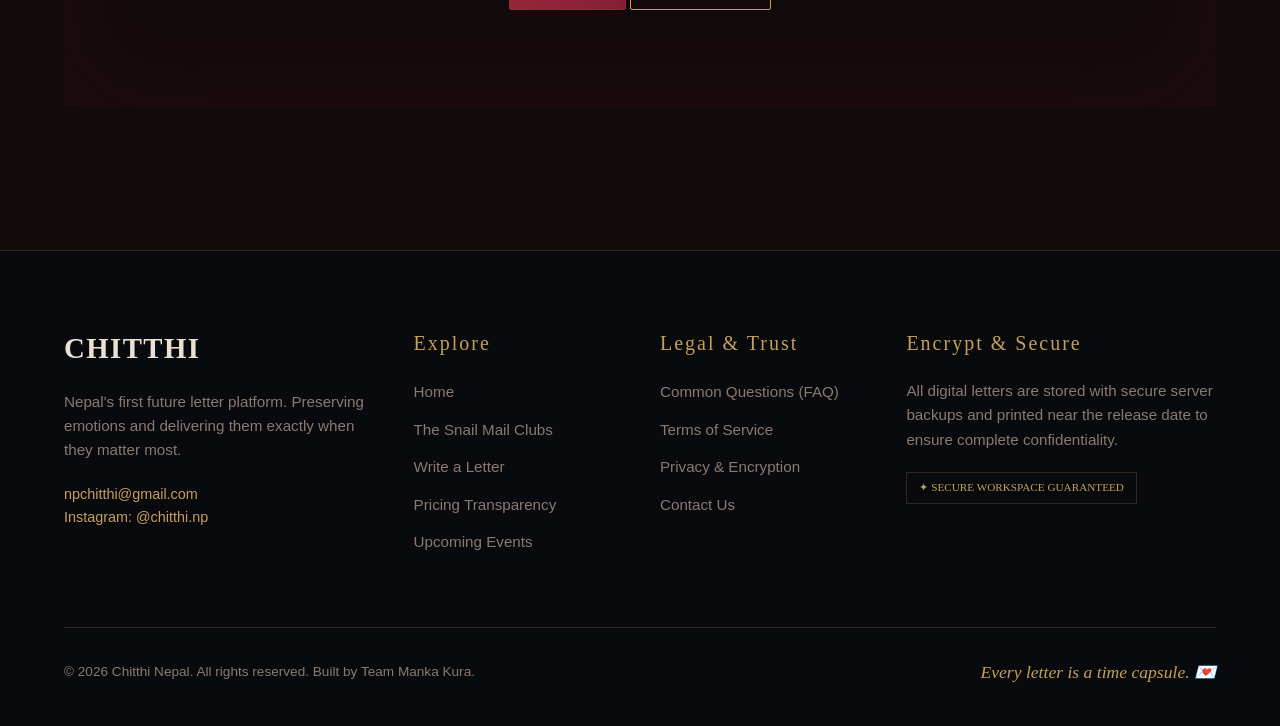
<file: story.html>
<!DOCTYPE html>
<html lang="en">
<head>
  <meta charset="UTF-8">
  <meta name="viewport" content="width=device-width, initial-scale=1.0">
  <meta name="description" content="Read the story of Chitthi Nepal, inspired by a grandmother's letter in Bhaktapur.">
  <title>Our Story — Chitthi</title>
  <link rel="stylesheet" href="style.css">
  <link rel="icon" type="image/png" href="images/sec-logo1.png">
  <style>
    .story-letter {
      background-color: #faf7f2;
      color: #2c2523;
      border: 1px solid #d9cdba;
      box-shadow: 0 10px 30px rgba(0,0,0,0.1);
      padding: 60px;
      margin: 40px auto;
      max-width: 700px;
      position: relative;
    }
    .story-letter::before {
      content: "";
      position: absolute;
      top: 0;
      left: 0;
      width: 100%;
      height: 100%;
      background-image: linear-gradient(rgba(44, 37, 35, 0.02) 1px, transparent 0);
      background-size: 100% 28px;
      margin-top: 48px;
      pointer-events: none;
    }
    .cinematic-band {
      background-color: var(--color-bg);
      box-shadow: inset 0 0 100px rgba(107, 26, 43, 0.2);
      padding: 6rem 2rem;
      text-align: center;
      margin: 4rem 0;
      border-top: 1px solid var(--color-burgundy);
      border-bottom: 1px solid var(--color-burgundy);
    }
    .cinematic-band h2 {
      font-family: 'Cormorant Garamond', serif;
      font-size: 2.5rem;
      font-style: italic;
      color: var(--color-cream);
      margin-bottom: 0;
    }
    [data-theme="light"] .story-letter {
      background-color: #ffffff;
      border-color: #e5dac6;
    }
    .story-signature {
      margin-top: 40px;
      text-align: right;
      font-family: var(--font-display);
      font-style: italic;
      font-size: 1.3rem;
      color: #6b121c;
    }
    .value-box {
      border: 1px solid var(--border-color);
      padding: 30px;
      background-color: var(--bg-secondary);
    }
  </style>
</head>
<body>


  <!-- Top Delivery Banner -->
  <div class="delivery-banner">
    <span>✦ &nbsp; 100% Free Delivery Within Nepal &nbsp; ✦</span>
    <button class="theme-switcher">✦ Dark Theme</button>
  </div>

  <!-- Navigation Bar -->
  <nav class="navbar">
    <div class="container navbar-container">
      <a href="index.html" class="logo-area">
        <img src="images/logo.png" alt="Chitthi Logo" class="logo-img" style="height: 140px; transform: translateY(10px);">
       Chitthi</a>

      <!-- Desktop Links -->
      <ul class="nav-menu" style="font-family: var(--font-body);">
        <li><a href="index.html" class="nav-link">Home</a></li>
        <li><a href="clubs.html" class="nav-link">Clubs</a></li>
        <li><a href="how-it-works.html" class="nav-link">How It Works</a></li>
        <li><a href="story.html" class="nav-link active">Our Story</a></li>
        <li><a href="pricing.html" class="nav-link">Pricing</a></li>
        <li><a href="events.html" class="nav-link">Events</a></li>
      </ul>

      <!-- Action Buttons -->
      <div class="nav-actions">
        <button class="btn btn-ghost auth-trigger">Login</button>
        <a href="write.html" class="btn btn-primary">Write Now &rarr;</a>
        <!-- Hamburger Menu -->
        <button class="mobile-nav-toggle" aria-label="Toggle Navigation">
          <span></span>
          <span></span>
          <span></span>
        </button>
      </div>
    </div>
  </nav>
  <!-- Story Hero -->
  <header class="container" style="text-align: center; padding: 80px 0 20px 0;">
    <h4 style="color: var(--color-accent); font-family: var(--font-sc); letter-spacing: 0.15em;">Our Story</h4>
    <h2 style="font-size: 3rem;">A Promise Kept</h2>
    <p>"A letter is a promise you keep to your future."</p>
    <div class="section-divider-line"></div>
  </header>

  <!-- Grandmother Story Section -->
  <main class="container" style="padding-bottom: 80px;">
    
    <div class="story-letter">
      <p style="font-family: var(--font-display); font-size: 1.4rem; line-height: 1.8; color: #2c2523;">
        A letter is a promise you keep to your future.<br><br>
        Chitthi began as a letter that took ten years to arrive.<br><br>
        A grandmother in Bhaktapur wrote to her granddaughter on the morning of her birth, a letter meant to be
         opened on the day she got married. Life took its turns. The letter was tucked inside a book, forgotten,
          then quietly rediscovered on a rainy afternoon, years after she was gone.<br><br>
        That letter did more than any message ever could. It travelled through time.<br><br>
        We built Chitthi so that everyone in Nepal could send letters like that one, letters that arrive not 
        when it's convenient, but when it matters most. On birthdays. Anniversaries. Graduations. On the days we
         wish we had someone's voice, and instead, we have their words.
      </p>
      <div class="story-signature">
        — the Chitthi team ✦
      </div>
    </div>

    <!-- Team Values / Details -->

    <div class="cinematic-band">
      <div class="container">
        <h2>"Memories written today arrive exactly when they matter most."</h2>
    <div class="actions">
          <a href="write.html" class="btn btn-primary">Write Now</a>
          <a href="clubs.html" class="btn btn-secondary">Explore Clubs</a>
        </div>
  </div>
</section>
  </main>

  </main>

  <!-- Footer -->
  <footer class="footer">

    
    <div class="container footer-grid">
      <div class="footer-col">
        <h4 style="font-family: var(--font-display); font-size: 1.8rem; letter-spacing: 0.05em; font-weight: bold; color: var(--color-text);">CHITTHI</h4>
        <p>Nepal's first future letter platform. Preserving emotions and delivering them exactly when they matter most.</p>
        <p style="font-size: 0.9rem; color: var(--color-accent);">npchitthi@gmail.com<br>Instagram: @chitthi.np</p>
      </div>
      <div class="footer-col">
        <h4>Explore</h4>
        <ul class="footer-links">
          <li><a href="index.html">Home</a></li>
          <li><a href="clubs.html">The Snail Mail Clubs</a></li>
          <li><a href="write.html">Write a Letter</a></li>
          <li><a href="pricing.html">Pricing Transparency</a></li>
          <li><a href="events.html">Upcoming Events</a></li>
        </ul>
      </div>
      <div class="footer-col">
        <h4>Legal & Trust</h4>
        <ul class="footer-links">
          <li><a href="faq.html">Common Questions (FAQ)</a></li>
          <li><a href="terms.html">Terms of Service</a></li>
          <li><a href="privacy.html">Privacy & Encryption</a></li>
          <li><a href="contact.html">Contact Us</a></li>
        </ul>
      </div>
      <div class="footer-col">
        <h4>Encrypt & Secure</h4>
        <p>All digital letters are stored with secure server backups and printed near the release date to ensure complete confidentiality.</p>
        <span style="font-family: var(--font-sc); font-size: 0.7rem; color: var(--color-accent); border: 1px solid var(--border-color); padding: 6px 12px; display: inline-block;">✦ SECURE WORKSPACE GUARANTEED</span>
      </div>
    </div>

    <div class="container footer-bottom">
      <span class="footer-copy">&copy; 2026 Chitthi Nepal. All rights reserved. Built by Team Manka Kura.</span>
      <span class="footer-tagline">Every letter is a time capsule. 💌</span>
    </div>
  </footer>

  <script src="main.js"></script>
</body> <!-- Cursor Trail Container -->
<div id="cursor-trail"></div>
</html>
</file>
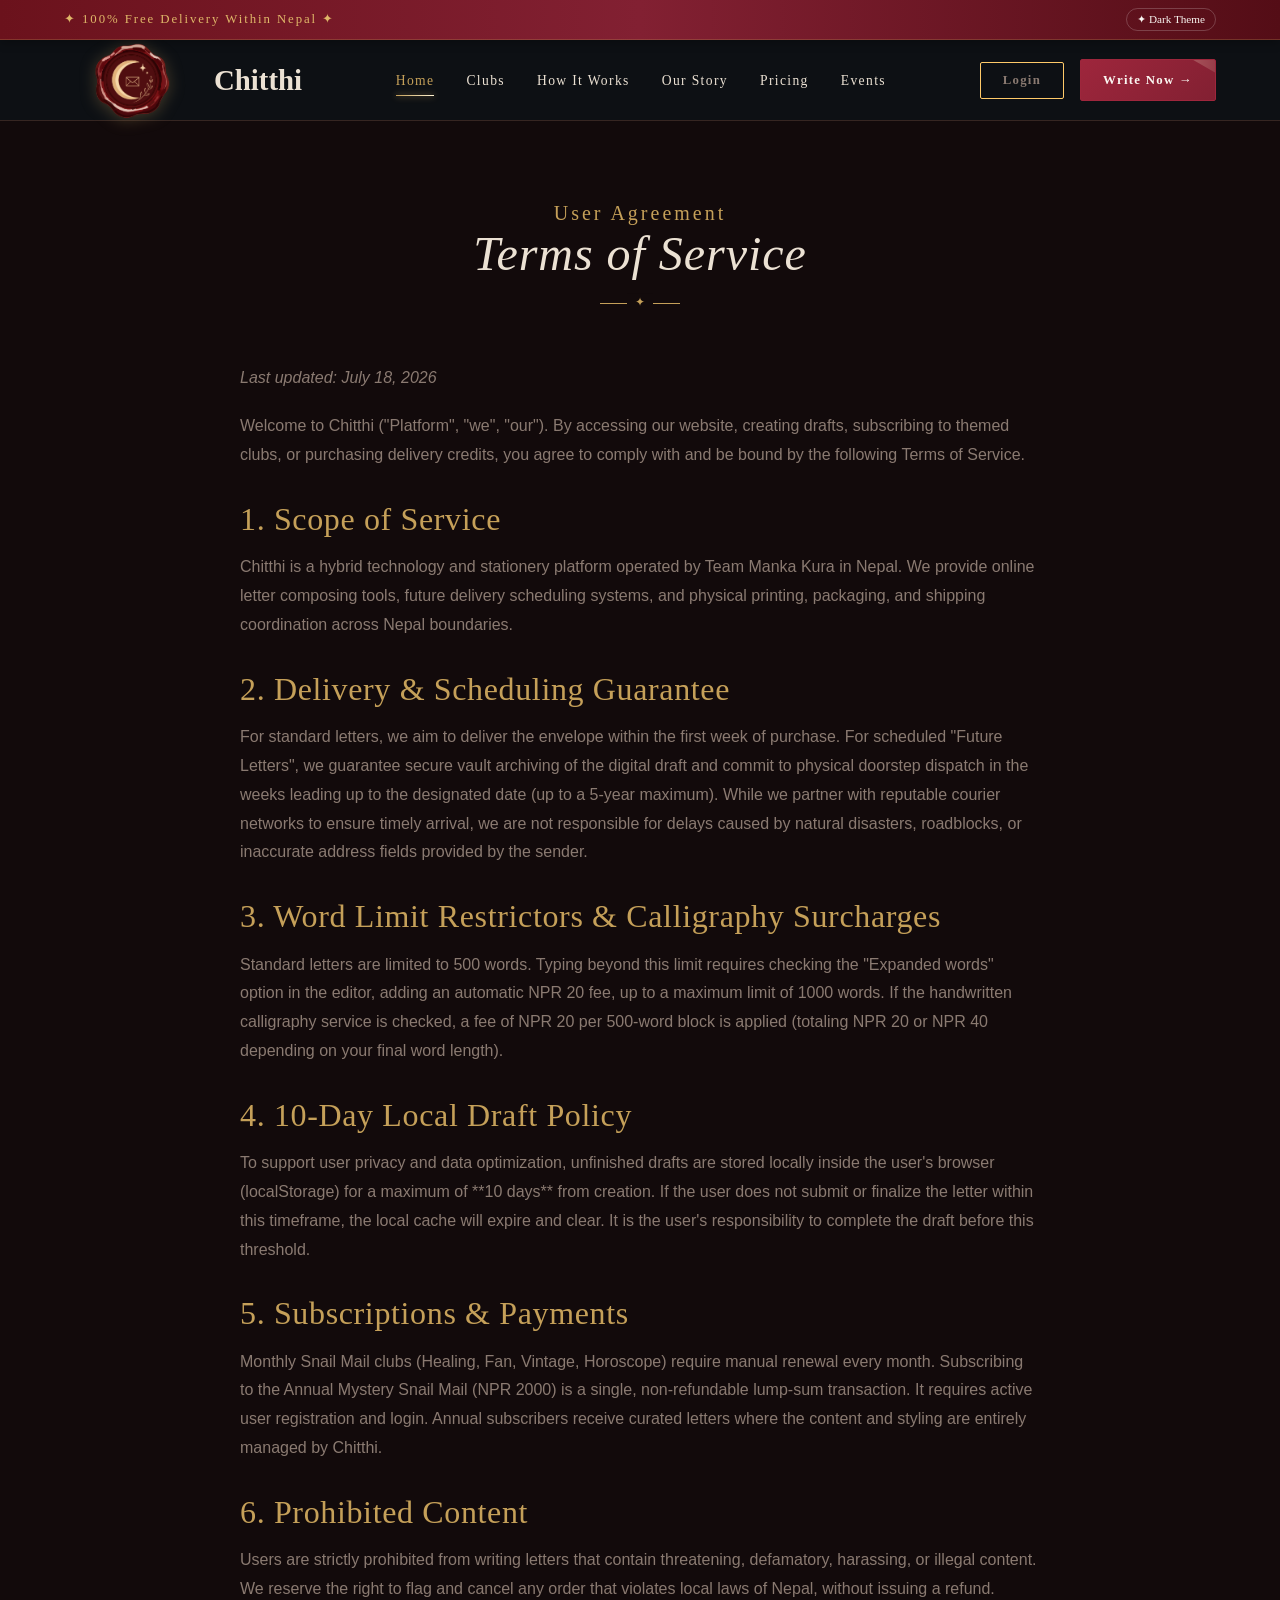
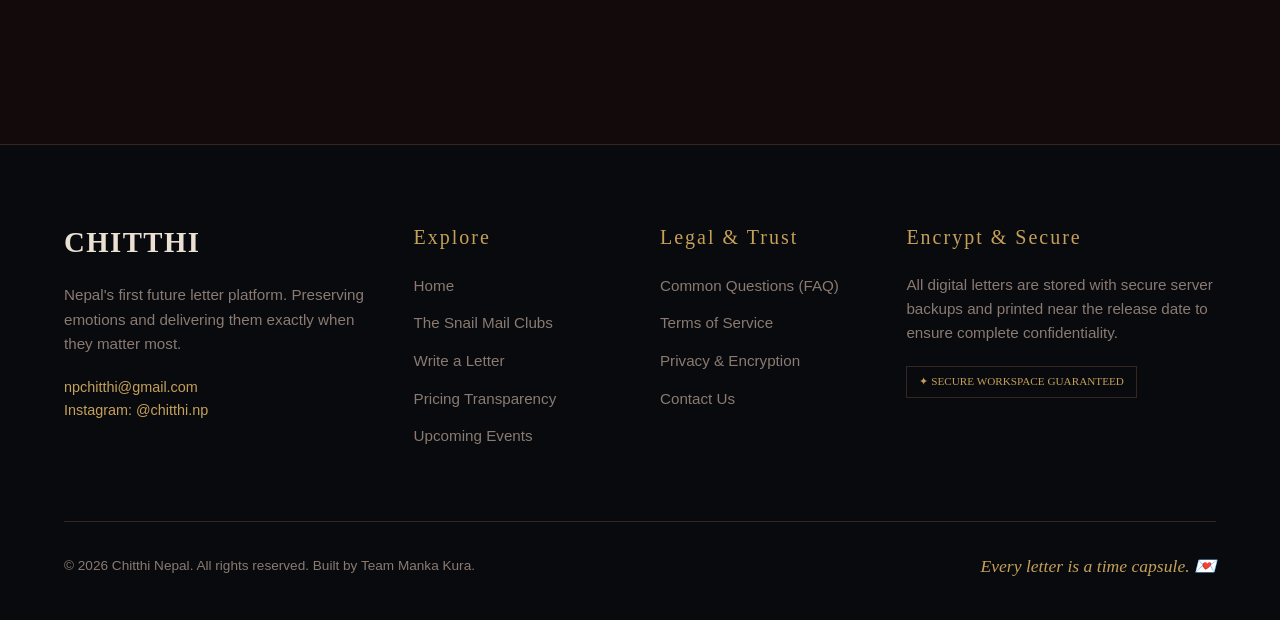
<file: terms.html>
<!DOCTYPE html>
<html lang="en">
<head>
  <meta charset="UTF-8">
  <meta name="viewport" content="width=device-width, initial-scale=1.0">
  <meta name="description" content="Terms of Service for Chitthi Future Letter platform.">
  <title>Terms of Service — Chitthi</title>
 <link rel="icon" type="image/png" href="images/sec-logo1.png">
  <link rel="stylesheet" href="style.css">
  <style>
    .legal-content {
      max-width: 800px;
      margin: 40px auto;
      line-height: 1.8;
    }
    .legal-content h3 {
      margin: 30px 0 15px 0;
      color: var(--color-accent);
      font-style: normal;
    }
    .legal-content p {
      margin-bottom: 20px;
      font-size: 1rem;
    }
  </style>
</head>
<body>

  <!-- Top Delivery Banner -->
  <div class="delivery-banner">
    <span>✦ 100% Free Delivery Within Nepal ✦</span>
    <button class="theme-switcher">✦ Dark Theme</button>
  </div>

  <!-- Navigation Bar -->
  <nav class="navbar">
    <div class="container navbar-container">
      <a href="index.html" class="logo-area">
        <img src="images/logo.png" alt="Chitthi Logo" class="logo-img" style="height: 140px; transform: translateY(10px);">
       Chitthi</a>

      <!-- Desktop Links -->
      <ul class="nav-menu" style="font-family: var(--font-body);">
        <li><a href="index.html" class="nav-link active">Home</a></li>
        <li><a href="clubs.html" class="nav-link">Clubs</a></li>
        <li><a href="how-it-works.html" class="nav-link">How It Works</a></li>
        <li><a href="story.html" class="nav-link">Our Story</a></li>
        <li><a href="pricing.html" class="nav-link">Pricing</a></li>
        <li><a href="events.html" class="nav-link">Events</a></li>
      </ul>

      <!-- Action Buttons -->
      <div class="nav-actions">
        <button class="btn btn-ghost auth-trigger">Login</button>
        <a href="write.html" class="btn btn-primary">Write Now &rarr;</a>
        <!-- Hamburger Menu -->
        <button class="mobile-nav-toggle" aria-label="Toggle Navigation">
          <span></span>
          <span></span>
          <span></span>
        </button>
      </div>
    </div>
  </nav>

  <!-- Header -->
  <header class="container" style="text-align: center; padding: 80px 0 20px 0;">
    <h4 style="color: var(--color-accent); font-family: var(--font-sc); letter-spacing: 0.15em;">User Agreement</h4>
    <h2 style="font-size: 3rem;">Terms of Service</h2>
    <div class="section-divider-line"></div>
  </header>

  <!-- Legal content -->
  <main class="container legal-content" style="padding-bottom: 80px;">
    <p><em>Last updated: July 18, 2026</em></p>
    
    <p>
      Welcome to Chitthi ("Platform", "we", "our"). By accessing our website, creating drafts, 
      subscribing to themed clubs, or purchasing delivery credits, you agree to comply with and 
      be bound by the following Terms of Service.
    </p>

    <h3>1. Scope of Service</h3>
    <p>
      Chitthi is a hybrid technology and stationery platform operated by Team Manka Kura in Nepal.
       We provide online letter composing tools, future delivery scheduling systems, and physical printing, 
       packaging, and shipping coordination across Nepal boundaries.
    </p>

    <h3>2. Delivery & Scheduling Guarantee</h3>
    <p>
      For standard letters, we aim to deliver the envelope within the first week of purchase. 
      For scheduled "Future Letters", we guarantee secure vault archiving of the digital draft and 
      commit to physical doorstep dispatch in the weeks leading up to the designated date (up to a 5-year maximum).
       While we partner with reputable courier networks to ensure timely arrival, we are not responsible for delays
        caused by natural disasters, roadblocks, or inaccurate address fields provided by the sender.
    </p>

    <h3>3. Word Limit Restrictors & Calligraphy Surcharges</h3>
    <p>
      Standard letters are limited to 500 words. Typing beyond this limit requires checking the "Expanded words" 
      option in the editor, adding an automatic NPR 20 fee, up to a maximum limit of 1000 words. If the handwritten
       calligraphy service is checked, a fee of NPR 20 per 500-word block is applied (totaling NPR 20 or NPR 40 
       depending on your final word length).
    </p>

    <h3>4. 10-Day Local Draft Policy</h3>
    <p>
      To support user privacy and data optimization, unfinished drafts are stored locally inside the user's browser
       (localStorage) for a maximum of **10 days** from creation. If the user does not submit or finalize the
        letter within this timeframe, the local cache will expire and clear. It is the user's responsibility to 
        complete the draft before this threshold.
    </p>

    <h3>5. Subscriptions & Payments</h3>
    <p>
      Monthly Snail Mail clubs (Healing, Fan, Vintage, Horoscope) require manual renewal every month. 
      Subscribing to the Annual Mystery Snail Mail (NPR 2000) is a single, non-refundable lump-sum transaction.
       It requires active user registration and login. Annual subscribers receive curated letters where the
        content and styling are entirely managed by Chitthi.
    </p>

    <h3>6. Prohibited Content</h3>
    <p>
      Users are strictly prohibited from writing letters that contain threatening, defamatory, harassing, 
      or illegal content. We reserve the right to flag and cancel any order that violates local laws of Nepal,
       without issuing a refund.
    </p>
  </main>
    <!-- Footer -->
  <footer class="footer">

    
    <div class="container footer-grid">
      <div class="footer-col">
        <h4 style="font-family: var(--font-display); font-size: 1.8rem; letter-spacing: 0.05em; font-weight: bold; color: var(--color-text);">CHITTHI</h4>
        <p>Nepal's first future letter platform. Preserving emotions and delivering them exactly when they matter most.</p>
        <p style="font-size: 0.9rem; color: var(--color-accent);">npchitthi@gmail.com<br>Instagram: @chitthi.np</p>
      </div>
      <div class="footer-col">
        <h4>Explore</h4>
        <ul class="footer-links">
          <li><a href="index.html">Home</a></li>
          <li><a href="clubs.html">The Snail Mail Clubs</a></li>
          <li><a href="write.html">Write a Letter</a></li>
          <li><a href="pricing.html">Pricing Transparency</a></li>
          <li><a href="events.html">Upcoming Events</a></li>
        </ul>
      </div>
      <div class="footer-col">
        <h4>Legal & Trust</h4>
        <ul class="footer-links">
          <li><a href="faq.html">Common Questions (FAQ)</a></li>
          <li><a href="terms.html">Terms of Service</a></li>
          <li><a href="privacy.html">Privacy & Encryption</a></li>
          <li><a href="contact.html">Contact Us</a></li>
        </ul>
      </div>
      <div class="footer-col">
        <h4>Encrypt & Secure</h4>
        <p>All digital letters are stored with secure server backups and printed near the release date to ensure complete confidentiality.</p>
        <span style="font-family: var(--font-sc); font-size: 0.7rem; color: var(--color-accent); border: 1px solid var(--border-color); padding: 6px 12px; display: inline-block;">✦ SECURE WORKSPACE GUARANTEED</span>
      </div>
    </div>

    <div class="container footer-bottom">
      <span class="footer-copy">&copy; 2026 Chitthi Nepal. All rights reserved. Built by Team Manka Kura.</span>
      <span class="footer-tagline">Every letter is a time capsule. 💌</span>
    </div>
  </footer>



  <script src="main.js"></script>
</body> <!-- Cursor Trail Container -->
<div id="cursor-trail"></div>
</html>
</file>
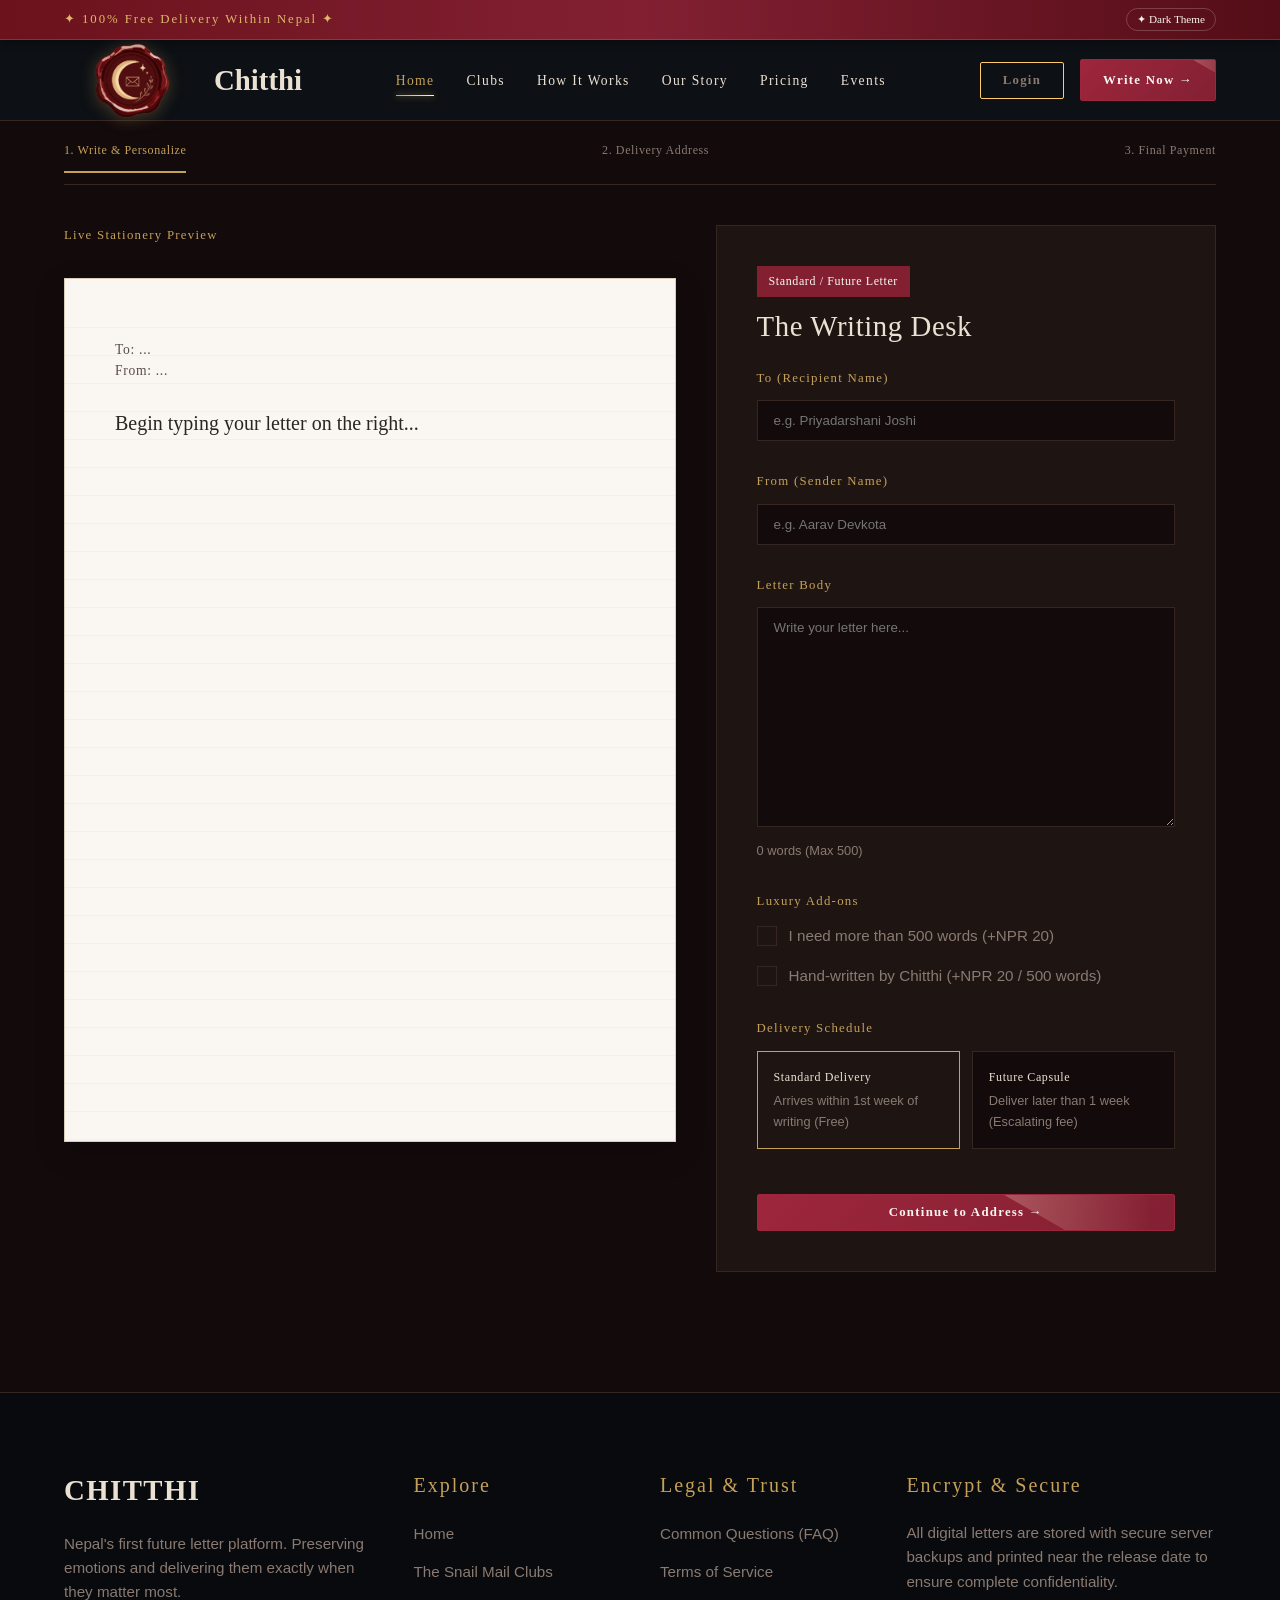
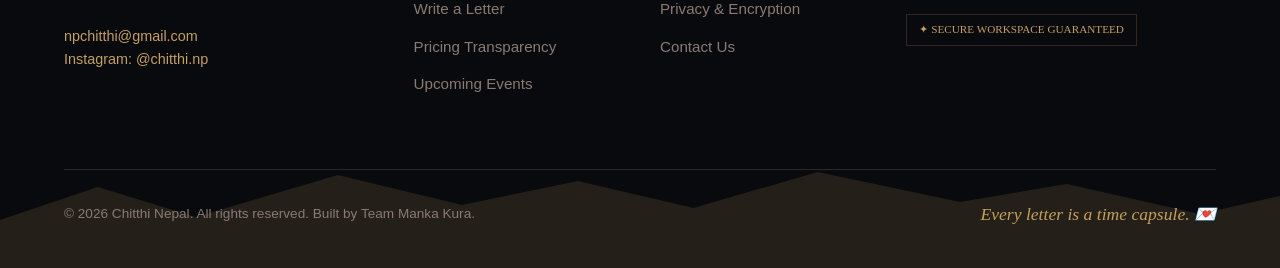
<file: write.html>
<!DOCTYPE html>
<html lang="en">
<head>
  <meta charset="UTF-8">
  <meta name="viewport" content="width=device-width, initial-scale=1.0">
  <meta name="description" content="Chitthi Writing Desk. Compose your letter, personalize, and schedule it.">
  <title>Writing Desk — Chitthi</title>
  <link rel="icon" type="image/png" href="sec-logo1.png">
  <link rel="stylesheet" href="style.css">
  <style>
    .write-header {
      padding: 40px 0 20px 0;
      border-bottom: 1px solid var(--border-color);
      margin-bottom: 40px;
    }
    .desk-title {
      font-size: 2.2rem;
    }
    .badge-theme {
      display: inline-block;
      padding: 6px 12px;
      background-color: var(--color-primary);
      color: #faf7f2;
      font-family: var(--font-sc);
      font-size: 0.75rem;
      letter-spacing: 0.05em;
      margin-bottom: 12px;
    }
    .draft-alert {
      background-color: rgba(var(--color-accent-rgb), 0.05);
      border: 1px solid var(--color-accent);
      padding: 10px 15px;
      font-size: 0.85rem;
      margin-bottom: 20px;
      display: none;
      justify-content: space-between;
      align-items: center;
      color: var(--color-text);
    }
    .draft-alert button {
      background: none;
      border: none;
      color: var(--color-primary);
      cursor: pointer;
      font-weight: bold;
      text-decoration: underline;
    }
  </style>
</head>
<body>

  <!-- Top Delivery Banner -->
  <div class="delivery-banner">
    <span>✦ 100% Free Delivery Within Nepal ✦</span>
    <button class="theme-switcher">✦ Dark Theme</button>
  </div>

  <!-- Navigation Bar -->
   <nav class="navbar">
    <div class="container navbar-container">
      <a href="index.html" class="logo-area">
        <img src="images/logo.png" alt="Chitthi Logo" class="logo-img" style="height: 140px; transform: translateY(10px);">
       Chitthi</a>

      <!-- Desktop Links -->
      <ul class="nav-menu" style="font-family: var(--font-body);">
        <li><a href="index.html" class="nav-link active">Home</a></li>
        <li><a href="clubs.html" class="nav-link">Clubs</a></li>
        <li><a href="how-it-works.html" class="nav-link">How It Works</a></li>
        <li><a href="story.html" class="nav-link">Our Story</a></li>
        <li><a href="pricing.html" class="nav-link">Pricing</a></li>
        <li><a href="events.html" class="nav-link">Events</a></li>
      </ul>

      <!-- Action Buttons -->
      <div class="nav-actions">
        <button class="btn btn-ghost auth-trigger">Login</button>
        <a href="write.html" class="btn btn-primary">Write Now &rarr;</a>
        <!-- Hamburger Menu -->
        <button class="mobile-nav-toggle" aria-label="Toggle Navigation">
          <span></span>
          <span></span>
          <span></span>
        </button>
      </div>
    </div>
  </nav>

  <main class="container section-padding" style="padding-top: 20px;">
    <!-- Step Navigation Bar -->
    <div class="checkout-nav-bar">
      <div class="checkout-nav-item active" id="nav-step-1">1. Write & Personalize</div>
      <div class="checkout-nav-item" id="nav-step-2">2. Delivery Address</div>
      <div class="checkout-nav-item" id="nav-step-3">3. Final Payment</div>
    </div>

    <!-- Draft alert indicator -->
    <div class="draft-alert" id="draft-alert">
      <span>Saved draft found (expires in 10 days).</span>
      <div>
        <button id="restore-draft-btn">Restore Draft</button>
        <button id="discard-draft-btn" style="margin-left: 15px; text-decoration: none; color: var(--color-text-muted);">Discard</button>
      </div>
    </div>

    <div class="write-layout">
      <!-- Left side: Live Letter Preview (Looks like physical paper) -->
      <div class="paper-preview-container">
        <div class="control-label">Live Stationery Preview</div>
        <div class="paper-sheet" id="paper-sheet">

          <div class="letter-to-from" id="preview-to-from">
            To: <span id="preview-to">...</span><br>
            From: <span id="preview-from">...</span>
          </div>
          <div class="letter-body-preview font-classic-serif" id="preview-body">Begin typing your letter on the right...</div>
        </div>
      </div>

      <!-- Right side: Work Panel -->
      <div class="control-panel">
        <div class="badge-theme" id="selected-theme-badge">Standard Letter</div>
        
        <!-- STEP 1: Compose and Customize -->
        <div class="checkout-step active" id="step-1">
          <h2 style="font-size: 1.8rem; margin-bottom: 24px; font-style: normal;">The Writing Desk</h2>
          
          <div class="control-group">
            <label class="control-label" for="letter-to">To (Recipient Name)</label>
            <input type="text" id="letter-to" class="form-input" placeholder="e.g. Priyadarshani Joshi" required>
          </div>

          <div class="control-group" id="from-group">
            <label class="control-label" for="letter-from">From (Sender Name)</label>
            <input type="text" id="letter-from" class="form-input" placeholder="e.g. Aarav Devkota" required>
          </div>

          <!-- Body Text Area -->
          <div class="control-group" id="body-group">
            <label class="control-label" for="letter-body">Letter Body</label>
            <textarea id="letter-body" class="form-textarea" placeholder="Write your letter here..."></textarea>
            <div class="word-counter-area">
              <span id="word-count-warning" style="color: var(--color-primary); font-weight: bold; display: none;">Ticked box needed to exceed 500 words!</span>
              <span><span id="char-count">0</span> words (Max <span id="max-words">500</span>)</span>
            </div>
          </div>

          <!-- Custom Options Toggles -->
          <div class="control-group">
            <label class="control-label">Luxury Add-ons</label>
            
            <label class="option-checkbox-container" id="word-toggle-container">
              <input type="checkbox" id="toggle-more-words">
              <span class="custom-checkbox"></span>
              <span style="font-size: 0.95rem;">I need more than 500 words (+NPR 20)</span>
            </label>

            <label class="option-checkbox-container" id="handwritten-toggle-container">
              <input type="checkbox" id="toggle-handwritten">
              <span class="custom-checkbox"></span>
              <span style="font-size: 0.95rem;">Hand-written by Chitthi (+NPR 20 / 500 words)</span>
            </label>
          </div>

          <!-- Scheduling Options (Standard vs Future Letter) -->
          <div class="control-group" id="scheduling-group">
            <label class="control-label">Delivery Schedule</label>
            <div class="delivery-options-grid">
              <div class="delivery-card active" data-value="standard">
                <input type="radio" name="delivery-mode" value="standard" checked>
                <div class="delivery-card-title">Standard Delivery</div>
                <div class="delivery-card-desc">Arrives within 1st week of writing (Free)</div>
              </div>
              <div class="delivery-card" data-value="future">
                <input type="radio" name="delivery-mode" value="future">
                <div class="delivery-card-title">Future Capsule</div>
                <div class="delivery-card-desc">Deliver later than 1 week (Escalating fee)</div>
              </div>
            </div>

            <!-- Custom date selector (hidden by default) -->
            <div id="future-date-picker-area" style="display: none;">
              <label class="control-label" for="future-date" style="font-size: 0.75rem;">Choose Future Date</label>
              <input type="date" id="future-date" class="form-input" style="margin-bottom: 10px;">
              <p style="font-size: 0.85rem; color: var(--color-accent);" id="future-cost-notice">Delivery charge: +NPR 50</p>
            </div>
          </div>

          <button id="to-step-2-btn" class="btn btn-primary" style="width: 100%; margin-top: 15px;">Continue to Address &rarr;</button>
        </div>

        <!-- STEP 2: Address Form -->
        <div class="checkout-step" id="step-2">
          <h2 style="font-size: 1.8rem; margin-bottom: 24px; font-style: normal;">Delivery Address</h2>
          
          <div class="control-group">
            <label class="control-label" for="address-name">Recipient Name</label>
            <input type="text" id="address-name" class="form-input" required readonly>
          </div>

          <div class="control-group">
            <label class="control-label" for="address-phone">Phone Number</label>
            <input type="tel" id="address-phone" class="form-input" placeholder="e.g. 98XXXXXXXX" required>
          </div>

          <div class="control-group">
            <label class="control-label" for="address-street">Detailed Street Address / Landmark</label>
            <input type="text" id="address-street" class="form-input" placeholder="e.g. Ward 3, Jhamsikhel, near British School" required>
          </div>

          <div class="control-group">
            <label class="control-label" for="address-city">City / District</label>
            <input type="text" id="address-city" class="form-input" placeholder="e.g. Lalitpur" required>
          </div>

          <div class="control-group">
            <label class="control-label" for="address-postal">Postal Code (Optional)</label>
            <input type="text" id="address-postal" class="form-input" placeholder="e.g. 44600">
          </div>

          <div style="display: flex; gap: 15px; margin-top: 30px;">
            <button id="back-to-step-1-btn" class="btn btn-secondary" style="flex: 1;">&larr; Back</button>
            <button id="to-step-3-btn" class="btn btn-primary" style="flex: 1.5;">Proceed to Payment &rarr;</button>
          </div>
        </div>

        <!-- STEP 3: Payment Section -->
        <div class="checkout-step" id="step-3">
          <h2 style="font-size: 1.8rem; margin-bottom: 24px; font-style: normal;">Complete Payment</h2>
          <p>Please select your preferred digital payment gateway to process the transaction.</p>

          <div class="payment-selector">
            <div class="payment-btn active" data-gateway="esewa">
              <!-- Inline mock SVG logo for eSewa -->
              <svg viewBox="0 0 100 35" style="height: 24px; fill: #60bb46;">
                <rect width="100" height="35" rx="5" fill="#f8fdf6"/>
                <text x="50" y="23" font-family="var(--font-body)" font-weight="bold" font-size="16" text-anchor="middle" fill="#60bb46">eSewa</text>
              </svg>
              <span class="payment-btn-title">eSewa Wallet</span>
            </div>
            <div class="payment-btn" data-gateway="khalti">
              <!-- Inline mock SVG logo for Khalti -->
              <svg viewBox="0 0 100 35" style="height: 24px; fill: #5c2d91;">
                <rect width="100" height="35" rx="5" fill="#faf5ff"/>
                <text x="50" y="23" font-family="var(--font-body)" font-weight="bold" font-size="16" text-anchor="middle" fill="#5c2d91">Khalti</text>
              </svg>
              <span class="payment-btn-title">Khalti Wallet</span>
            </div>
          </div>

          <div class="price-summary-panel">
            <div class="price-row">
              <span id="summary-item-title">Base Letter Rate</span>
              <span id="price-base">NPR 100</span>
            </div>
            <div class="price-row" id="price-word-row" style="display: none;">
              <span>Expanded words (>500)</span>
              <span>NPR 20</span>
            </div>
            <div class="price-row" id="price-handwritten-row" style="display: none;">
              <span>Handwritten curation</span>
              <span id="price-handwritten">NPR 20</span>
            </div>
            <div class="price-row" id="price-future-row" style="display: none;">
              <span>Time Capsule Storage</span>
              <span id="price-future">NPR 50</span>
            </div>
            <div class="price-row">
              <span>Delivery Cost within Nepal</span>
              <span style="color: var(--color-accent);">FREE</span>
            </div>
            <div class="price-row total">
              <span>Total Price</span>
              <span id="price-total">NPR 100</span>
            </div>
          </div>

          <div style="display: flex; gap: 15px; margin-top: 30px;">
            <button id="back-to-step-2-btn" class="btn btn-secondary" style="flex: 1;">&larr; Back</button>
            <button id="checkout-finalize-btn" class="btn btn-primary" style="flex: 1.5;">Pay & Submit &rarr;</button>
          </div>
        </div>

      </div>
    </div>
  </main>

  <!-- Success Modal Overlay -->
  <div id="success-modal" class="modal-overlay">
    <div class="modal-box" style="max-width: 500px; text-align: center;">
      <!-- Elegant Success seal graphic -->
      <svg viewBox="0 0 100 100" style="width: 80px; height: 80px; margin: 0 auto 20px auto; fill: var(--color-accent);">
        <path d="M50 3 L63 15 L80 15 L80 32 L92 45 L80 58 L80 75 L63 75 L50 87 L37 75 L20 75 L20 58 L8 45 L20 32 L20 15 L37 15 Z" fill="var(--color-primary)"/>
        <circle cx="50" cy="50" r="32" fill="none" stroke="var(--color-accent)" stroke-width="1.5" stroke-dasharray="2 2"/>
        <path d="M38 50 L46 58 L62 40" fill="none" stroke="var(--color-accent)" stroke-width="3" stroke-linecap="round" stroke-linejoin="round"/>
      </svg>
      <h2 style="font-size: 2.2rem; margin-bottom: 12px; font-style: normal; color: var(--color-accent);">Letter Sealed!</h2>
      <h4 style="color: var(--color-text); margin-bottom: 24px;">Order Placed Successfully</h4>
      
      <p style="font-size: 0.95rem; margin-bottom: 30px;" id="success-message">
        Your letter has been securely received by Chitthi. We will print it on fine stationery and deliver it.
      </p>

      <div style="background-color: var(--bg-primary); border: 1px solid var(--border-color); padding: 20px; text-align: left; margin-bottom: 30px;">
        <div style="font-size: 0.85rem; color: var(--color-text-muted); display: grid; grid-template-columns: 1fr 1fr; gap: 8px;">
          <span>Recipient:</span> <strong id="success-to" style="color: var(--color-text);">Priyadarshani Joshi</strong>
          <span>Timeframe:</span> <strong id="success-timeframe" style="color: var(--color-text);">Standard (Within 1 week)</strong>
          <span>Gateway:</span> <strong id="success-gateway" style="color: var(--color-text);">eSewa Wallet</strong>
          <span>Amount Paid:</span> <strong id="success-paid" style="color: var(--color-accent);">NPR 100</strong>
        </div>
      </div>

      <button id="success-home-btn" class="btn btn-primary" style="width: 100%;">Return to Home</button>
    </div>
  </div>

  <!-- Footer -->
  <footer class="footer">
    <svg viewBox="0 0 1440 200" class="mountain-silhouette" preserveAspectRatio="none">
      <path d="M0,200 L1440,200 L1440,80 L1350,110 L1200,60 L1080,90 L920,40 L780,100 L650,55 L520,95 L380,45 L220,115 L110,65 L0,120 Z"/>
    </svg>
    <div class="container footer-grid">
      <div class="footer-col">
        <h4 style="font-family: var(--font-display); font-size: 1.8rem; letter-spacing: 0.05em; font-weight: bold; color: var(--color-text);">CHITTHI</h4>
        <p>Nepal's first future letter platform. Preserving emotions and delivering them exactly when they matter most.</p>
        <p style="font-size: 0.9rem; color: var(--color-accent);">npchitthi@gmail.com<br>Instagram: @chitthi.np</p>
      </div>
      <div class="footer-col">
        <h4>Explore</h4>
        <ul class="footer-links">
          <li><a href="index.html">Home</a></li>
          <li><a href="clubs.html">The Snail Mail Clubs</a></li>
          <li><a href="write.html">Write a Letter</a></li>
          <li><a href="pricing.html">Pricing Transparency</a></li>
          <li><a href="events.html">Upcoming Events</a></li>
        </ul>
      </div>
      <div class="footer-col">
        <h4>Legal & Trust</h4>
        <ul class="footer-links">
          <li><a href="faq.html">Common Questions (FAQ)</a></li>
          <li><a href="terms.html">Terms of Service</a></li>
          <li><a href="privacy.html">Privacy & Encryption</a></li>
          <li><a href="contact.html">Contact Us</a></li>
        </ul>
      </div>
      <div class="footer-col">
        <h4>Encrypt & Secure</h4>
        <p>All digital letters are stored with secure server backups and printed near the release date to ensure complete confidentiality.</p>
        <span style="font-family: var(--font-sc); font-size: 0.7rem; color: var(--color-accent); border: 1px solid var(--border-color); padding: 6px 12px; display: inline-block;">✦ SECURE WORKSPACE GUARANTEED</span>
      </div>
    </div>
    <div class="container footer-bottom">
      <span class="footer-copy">&copy; 2026 Chitthi Nepal. All rights reserved. Built by Team Manka Kura.</span>
      <span class="footer-tagline">Every letter is a time capsule. 💌</span>
    </div>
  </footer>

  <script src="main.js"></script>
  <script>
    // --- Writing desk operational logic ---
    let currentClub = 'standard';
    let basePrice = 100;
    let scheduledFee = 0;
    
    // Parse URL Parameter
    const urlParams = new URLSearchParams(window.location.search);
    const clubParam = urlParams.get('club');
    
    if (clubParam) {
      currentClub = clubParam;
    }

    // Set configuration based on Club ID
    const badge = document.getElementById('selected-theme-badge');
    const fromGroup = document.getElementById('from-group');
    const bodyGroup = document.getElementById('body-group');
    const schedulingGroup = document.getElementById('scheduling-group');
    const wordToggle = document.getElementById('word-toggle-container');
    const handwrittenToggle = document.getElementById('handwritten-toggle-container');
    const itemTitle = document.getElementById('summary-item-title');
    const letterBodyInput = document.getElementById('letter-body');
    const letterFromInput = document.getElementById('letter-from');
    
    const previewTo = document.getElementById('preview-to');
    const previewFrom = document.getElementById('preview-from');
    const previewBody = document.getElementById('preview-body');

    // Calendar bounds configuration: Max is 5 years from today (July 18, 2026 -> July 18, 2031)
    const today = new Date('2026-07-18');
    const dateInput = document.getElementById('future-date');
    
    // Format YYYY-MM-DD
    function formatDateString(d) {
      const year = d.getFullYear();
      let month = '' + (d.getMonth() + 1);
      let day = '' + d.getDate();
      if (month.length < 2) month = '0' + month;
      if (day.length < 2) day = '0' + day;
      return [year, month, day].join('-');
    }
    
    const minDate = new Date(today);
    minDate.setDate(minDate.getDate() + 7); // Min scheduling is 1 week out
    dateInput.min = formatDateString(minDate);
    
    const maxDate = new Date(today);
    maxDate.setFullYear(maxDate.getFullYear() + 5); // Max is 5 years
    dateInput.max = formatDateString(maxDate);

    // Apply specific parameters based on club mode
    if (currentClub === 'healing') {
      basePrice = 180;
      badge.textContent = 'Healing Club (Monthly Sub)';
      letterFromInput.value = 'Chitthi';
      letterFromInput.disabled = true;
      fromGroup.style.display = 'none';
      schedulingGroup.style.display = 'none';
      itemTitle.textContent = 'Healing Club Base Rate';
    } else if (currentClub === 'fan') {
      basePrice = 200;
      badge.textContent = 'Fan Club (Monthly Sub)';
      letterFromInput.value = 'Chitthi';
      letterFromInput.disabled = true;
      fromGroup.style.display = 'none';
      schedulingGroup.style.display = 'none';
      itemTitle.textContent = 'Fan Club Base Rate';
    } else if (currentClub === 'vintage') {
      basePrice = 220;
      badge.textContent = 'Vintage Club (Monthly Sub)';
      letterFromInput.value = 'Chitthi';
      letterFromInput.disabled = true;
      fromGroup.style.display = 'none';
      schedulingGroup.style.display = 'none';
      itemTitle.textContent = 'Vintage Club Base Rate';
    } else if (currentClub === 'horoscope') {
      basePrice = 250;
      badge.textContent = 'Horoscope Club (Monthly Sub)';
      letterFromInput.value = 'Chitthi';
      letterFromInput.disabled = true;
      fromGroup.style.display = 'none';
      schedulingGroup.style.display = 'none';
      itemTitle.textContent = 'Horoscope Club Base Rate';
    } else if (currentClub === 'annual') {
      basePrice = 2000;
      badge.textContent = 'Annual Mystery Snail Mail';
      letterFromInput.value = 'Chitthi';
      letterFromInput.disabled = true;
      fromGroup.style.display = 'none';
      schedulingGroup.style.display = 'none';
      wordToggle.style.display = 'none';
      handwrittenToggle.style.display = 'none';
      bodyGroup.style.display = 'none';
      itemTitle.textContent = 'Annual Subscription Rate';
      
      // Fixed preview for annual
      previewBody.innerHTML = `<em>The letter content for upcoming monthly packages will be beautifully written and curated by the Chitthi team according to each month's mystery theme.</em>`;
      previewFrom.textContent = 'Chitthi';
    } else {
      // Standard / Future Letter default
      currentClub = 'standard';
      basePrice = 100;
      badge.textContent = 'Standard / Future Letter';
      itemTitle.textContent = 'Base Letter Rate';
    }

    // --- Live previews triggers ---
    document.getElementById('letter-to').addEventListener('input', (e) => {
      previewTo.textContent = e.target.value || '...';
    });

    if (currentClub === 'standard') {
      document.getElementById('letter-from').addEventListener('input', (e) => {
        previewFrom.textContent = e.target.value || '...';
      });
    } else {
      previewFrom.textContent = 'Chitthi';
    }

    // --- Dynamic word counting ---
    const textarea = document.getElementById('letter-body');
    const charCountEl = document.getElementById('char-count');
    const maxWordsEl = document.getElementById('max-words');
    const moreWordsCheckbox = document.getElementById('toggle-more-words');
    const wordWarning = document.getElementById('word-count-warning');

    textarea.addEventListener('input', () => {
      let text = textarea.value;
      let words = text.trim().split(/\s+/).filter(Boolean);
      let wordCount = words.length;
      let limit = moreWordsCheckbox.checked ? 1000 : 500;
      
      if (wordCount > limit) {
        // Truncate to limit
        const truncatedText = words.slice(0, limit).join(' ');
        textarea.value = truncatedText;
        wordCount = limit;
        if (!moreWordsCheckbox.checked) {
          wordWarning.style.display = 'inline';
        }
      } else {
        wordWarning.style.display = 'none';
      }
      
      charCountEl.textContent = wordCount;
      previewBody.textContent = textarea.value || 'Begin typing your letter on the right...';
      
      // Update price calculation because handwriting cost scales with word count
      calculatePrice();
      saveDraft();
    });

    // Checkbox toggles trigger price re-eval
    moreWordsCheckbox.addEventListener('change', () => {
      maxWordsEl.textContent = moreWordsCheckbox.checked ? '1000' : '500';
      if (!moreWordsCheckbox.checked) {
        // Enforce immediate reduction if current text exceeds 500
        let words = textarea.value.trim().split(/\s+/).filter(Boolean);
        if (words.length > 500) {
          textarea.value = words.slice(0, 500).join(' ');
          charCountEl.textContent = 500;
          previewBody.textContent = textarea.value;
        }
      }
      calculatePrice();
      saveDraft();
    });

    document.getElementById('toggle-handwritten').addEventListener('change', () => {
      calculatePrice();
      saveDraft();
    });

    // --- Scheduling Selection ---
    const deliveryCards = document.querySelectorAll('.delivery-card');
    const datePickerArea = document.getElementById('future-date-picker-area');
    
    deliveryCards.forEach(card => {
      card.addEventListener('click', () => {
        deliveryCards.forEach(c => c.classList.remove('active'));
        card.classList.add('active');
        const radio = card.querySelector('input');
        radio.checked = true;
        
        if (radio.value === 'future') {
          datePickerArea.style.display = 'block';
          // Default date to 1 month out if empty
          if (!dateInput.value) {
            const defaultDate = new Date(today);
            defaultDate.setMonth(defaultDate.getMonth() + 1);
            dateInput.value = formatDateString(defaultDate);
          }
          calculateFutureFee();
        } else {
          datePickerArea.style.display = 'none';
          scheduledFee = 0;
          calculatePrice();
        }
        saveDraft();
      });
    });

    dateInput.addEventListener('change', () => {
      calculateFutureFee();
      saveDraft();
    });

    function calculateFutureFee() {
      if (!dateInput.value) return;
      
      const selected = new Date(dateInput.value);
      const diffTime = Math.abs(selected - today);
      const diffDays = Math.ceil(diffTime / (1000 * 60 * 60 * 24));
      
      if (diffDays <= 7) {
        scheduledFee = 0;
      } else {
        const diffYears = diffDays / 365.25;
        if (diffYears <= 1) {
          scheduledFee = 50;
        } else if (diffYears <= 2) {
          scheduledFee = 100;
        } else if (diffYears <= 3) {
          scheduledFee = 150;
        } else if (diffYears <= 4) {
          scheduledFee = 200;
        } else {
          scheduledFee = 250;
        }
      }
      document.getElementById('future-cost-notice').textContent = `Time capsule fee: +NPR ${scheduledFee}`;
      calculatePrice();
    }

    // --- Dynamic Pricing Core ---
    let totalPaidPrice = 100;
    
    function calculatePrice() {
      // 1. Base rate
      document.getElementById('price-base').textContent = `NPR ${basePrice}`;
      let tempTotal = basePrice;
      
      // 2. Word count surcharge (not applicable to annual)
      if (currentClub !== 'annual' && moreWordsCheckbox.checked) {
        document.getElementById('price-word-row').style.display = 'flex';
        tempTotal += 20;
      } else {
        document.getElementById('price-word-row').style.display = 'none';
      }

      // 3. Handwriting surcharge (not applicable to annual)
      if (currentClub !== 'annual' && document.getElementById('toggle-handwritten').checked) {
        document.getElementById('price-handwritten-row').style.display = 'flex';
        // Check if more words is ticked and text size is > 500
        let words = textarea.value.trim().split(/\s+/).filter(Boolean);
        let handwritingSurcharge = 20;
        if (moreWordsCheckbox.checked && words.length > 500) {
          handwritingSurcharge = 40;
        }
        document.getElementById('price-handwritten').textContent = `NPR ${handwritingSurcharge}`;
        tempTotal += handwritingSurcharge;
      } else {
        document.getElementById('price-handwritten-row').style.display = 'none';
      }

      // 4. Scheduling surcharge (only applicable to standard)
      if (currentClub === 'standard' && document.querySelector('input[name="delivery-mode"]:checked').value === 'future') {
        document.getElementById('price-future-row').style.display = 'flex';
        document.getElementById('price-future').textContent = `NPR ${scheduledFee}`;
        tempTotal += scheduledFee;
      } else {
        document.getElementById('price-future-row').style.display = 'none';
      }

      totalPaidPrice = tempTotal;
      document.getElementById('price-total').textContent = `NPR ${totalPaidPrice}`;
    }

    // --- Local Draft Storage Logic ---
    function saveDraft() {
      const draftObj = {
        club: currentClub,
        to: document.getElementById('letter-to').value,
        from: document.getElementById('letter-from').value,
        body: textarea.value,
        moreWords: moreWordsCheckbox.checked,
        handwritten: document.getElementById('toggle-handwritten').checked,
        deliveryMode: document.querySelector('input[name="delivery-mode"]')?.checked ? document.querySelector('input[name="delivery-mode"]:checked').value : 'standard',
        futureDate: dateInput.value,
        timestamp: Date.now()
      };
      localStorage.setItem('chitthi_draft', JSON.stringify(draftObj));
    }

    function checkDraft() {
      const saved = localStorage.getItem('chitthi_draft');
      if (saved) {
        try {
          const draftObj = JSON.parse(saved);
          const ageInDays = (Date.now() - draftObj.timestamp) / (1000 * 60 * 60 * 24);
          
          if (ageInDays <= 10 && draftObj.club === currentClub) {
            document.getElementById('draft-alert').style.display = 'flex';
          } else if (ageInDays > 10) {
            // Delete expired draft
            localStorage.removeItem('chitthi_draft');
          }
        } catch (e) {
          console.error(e);
        }
      }
    }

    document.getElementById('restore-draft-btn').addEventListener('click', () => {
      const saved = localStorage.getItem('chitthi_draft');
      if (saved) {
        const draftObj = JSON.parse(saved);
        document.getElementById('letter-to').value = draftObj.to;
        previewTo.textContent = draftObj.to || '...';
        
        if (currentClub === 'standard') {
          document.getElementById('letter-from').value = draftObj.from;
          previewFrom.textContent = draftObj.from || '...';
        }
        
        textarea.value = draftObj.body;
        previewBody.textContent = draftObj.body || 'Begin typing your letter on the right...';
        charCountEl.textContent = draftObj.body.trim().split(/\s+/).filter(Boolean).length;
        
        moreWordsCheckbox.checked = draftObj.moreWords;
        maxWordsEl.textContent = draftObj.moreWords ? '1000' : '500';
        
        document.getElementById('toggle-handwritten').checked = draftObj.handwritten;
        
        if (currentClub === 'standard') {
          const deliveryRadio = document.querySelector(`input[name="delivery-mode"][value="${draftObj.deliveryMode}"]`);
          if (deliveryRadio) {
            deliveryRadio.checked = true;
            deliveryCards.forEach(c => c.classList.remove('active'));
            deliveryRadio.closest('.delivery-card').classList.add('active');
            
            if (draftObj.deliveryMode === 'future') {
              datePickerArea.style.display = 'block';
              dateInput.value = draftObj.futureDate;
              calculateFutureFee();
            }
          }
        }
        
        calculatePrice();
        document.getElementById('draft-alert').style.display = 'none';
      }
    });

    document.getElementById('discard-draft-btn').addEventListener('click', () => {
      localStorage.removeItem('chitthi_draft');
      document.getElementById('draft-alert').style.display = 'none';
    });

    // --- Multi-step Wizard Navigation ---
    const step1 = document.getElementById('step-1');
    const step2 = document.getElementById('step-2');
    const step3 = document.getElementById('step-3');
    
    const nav1 = document.getElementById('nav-step-1');
    const nav2 = document.getElementById('nav-step-2');
    const nav3 = document.getElementById('nav-step-3');

    document.getElementById('to-step-2-btn').addEventListener('click', () => {
      // Validate step 1 fields
      const toVal = document.getElementById('letter-to').value.trim();
      const fromVal = document.getElementById('letter-from').value.trim();
      const bodyVal = textarea.value.trim();
      
      if (!toVal) {
        alert('Please fill out the recipient name.');
        return;
      }
      if (currentClub === 'standard' && !fromVal) {
        alert('Please fill out the sender name.');
        return;
      }
      if (currentClub !== 'annual' && !bodyVal) {
        alert('Please write some content inside the letter body.');
        return;
      }
      if (currentClub === 'standard' && document.querySelector('input[name="delivery-mode"]:checked').value === 'future' && !dateInput.value) {
        alert('Please select a valid scheduled date.');
        return;
      }

      // Populate address recipient
      document.getElementById('address-name').value = toVal;

      // Navigate
      step1.classList.remove('active');
      step2.classList.add('active');
      nav1.classList.remove('active');
      nav2.classList.add('active');
    });

    document.getElementById('back-to-step-1-btn').addEventListener('click', () => {
      step2.classList.remove('active');
      step1.classList.add('active');
      nav2.classList.remove('active');
      nav1.classList.add('active');
    });

    document.getElementById('to-step-3-btn').addEventListener('click', () => {
      // Validate step 2 fields
      const phoneVal = document.getElementById('address-phone').value.trim();
      const streetVal = document.getElementById('address-street').value.trim();
      const cityVal = document.getElementById('address-city').value.trim();
      
      if (!phoneVal || !streetVal || !cityVal) {
        alert('Please complete all address fields.');
        return;
      }

      calculatePrice();

      // Navigate
      step2.classList.remove('active');
      step3.classList.add('active');
      nav2.classList.remove('active');
      nav3.classList.add('active');
    });

    document.getElementById('back-to-step-2-btn').addEventListener('click', () => {
      step3.classList.remove('active');
      step2.classList.add('active');
      nav3.classList.remove('active');
      nav2.classList.add('active');
    });

    // --- Payment Gateway Selection ---
    const payBtns = document.querySelectorAll('.payment-btn');
    payBtns.forEach(btn => {
      btn.addEventListener('click', () => {
        payBtns.forEach(b => b.classList.remove('active'));
        btn.classList.add('active');
      });
    });

    // --- Final Check-out Action ---
    document.getElementById('checkout-finalize-btn').addEventListener('click', () => {
      const activeGateway = document.querySelector('.payment-btn.active').dataset.gateway;
      const toVal = document.getElementById('letter-to').value.trim();
      
      // Calculate timeframe details
      let timeframeStr = 'Standard (Within 1 week)';
      if (currentClub === 'standard') {
        const mode = document.querySelector('input[name="delivery-mode"]:checked').value;
        if (mode === 'future') {
          timeframeStr = `Future delivery on ${dateInput.value} 🕊️`;
        }
      } else if (currentClub === 'annual') {
        timeframeStr = '12 Monthly Mystery Letters';
      } else {
        timeframeStr = 'Monthly subscription (Next month first week)';
      }

      // Populate Success screen fields
      document.getElementById('success-to').textContent = toVal;
      document.getElementById('success-timeframe').textContent = timeframeStr;
      document.getElementById('success-gateway').textContent = activeGateway === 'esewa' ? 'eSewa Wallet' : 'Khalti Wallet';
      document.getElementById('success-paid').textContent = `NPR ${totalPaidPrice}`;

      // Open Success Modal
      document.getElementById('success-modal').classList.add('active');
      
      // Clean up draft storage
      localStorage.removeItem('chitthi_draft');
    });

    document.getElementById('success-home-btn').addEventListener('click', () => {
      window.location.href = 'index.html';
    });

    // Run check on initialization
    window.addEventListener('DOMContentLoaded', () => {
      checkDraft();
      calculatePrice();
    });
  </script>
  <!-- Cursor Trail Container -->
<div id="cursor-trail"></div>
</body>
</html>
</file>
<file: style.css>
/* 
   CHITTHI - Nepal's First Future Letter Platform
   Design Style: Old Money Luxury / Dark Academia
   Primary Fonts: Cormorant Garamond, Cormorant SC, DM Sans
*/

/* Font Imports 
@import url('https://fonts.googleapis.com/css2?family=Cormorant+Garamond:ital,wght@0,300;0,400;0,500;0,600;0,700;1,400&family=Cormorant+SC:wght@400;500;600;700&family=DM+Sans:wght@400;500;700&display=swap');

/* Color Palettes & Custom Properties */
:root {

 --bg-primary: #120A0B;   /* The very deep, warm brownish-black body background */
  --bg-secondary: #1E1513; /* The slightly lighter espresso background used on the testimonial cards */

  /* Primary Brand Colors */
  --color-primary: #822032; /* The rich, deep wine/burgundy used for the top banner and 'Write a Letter' button */
  --color-primary-hover: #9E263C; /* Slightly brighter for button hover states */

  /* Accents & Highlights */
  --color-accent: #C5A059; /* The antique gold used for headings, stars, and the envelope outline */
  --color-accent-hover: #DFB769; /* Luminous gold for link hovers */

  /* Typography */
  --color-text: #EBE1D3;   /* The soft cream/parchment used for highly readable paragraph text */
  --color-text-muted: #8A7A71; /* A warm, muted taupe for secondary text or inactive elements */

  /* UI Elements */
  --border-color: #362622; /* Soft, warm border color to subtly separate sections without harsh gray lines */

  --font-display: 'Cormorant Garamond', serif;
  --font-sc: 'Cormorant SC', serif;
  --font-body: 'DM Sans', sans-serif;
  --transition-smooth: all 0.4s cubic-bezier(0.16, 1, 0.3, 1);
  --container-max: 1200px;
}

/* 1. Define the floating animation */
@keyframes float {
  0% {
    transform: translateY(0px);
  }
  50% {
    transform: translateY(-15px); /* Adjust this value to make the float higher or lower */
  }
  100% {
    transform: translateY(0px);
  }
}

/* 2. Apply it to your image */
.hero-img {
  animation: float 6s ease-in-out infinite; /* 6s duration, smooth easing, loops forever */
}

/* Cursor Trail Styles */
.trail-logo {
  position: fixed;
  pointer-events: none; /* Prevents the logos from blocking clicks! */
  z-index: 9999;        /* Keeps the tail on top of everything */
  transform: translate(-50%, -50%); /* Centers the image exactly on the cursor point */
  will-change: transform, left, top;
}

[data-theme="light"] {
  /* Light Theme: Royal Library */
  --bg-primary: #faf7f2;
  --bg-secondary: #f4eee3;
  --color-primary: #6b121c;
  --color-primary-rgb: 107, 18, 28;
  --color-accent: #aa8220;
  --color-accent-rgb: 170, 130, 32;
  --color-accent-hover: #8f6c18;
  --color-text: #26201e;
  --color-text-muted: #70655d;
  --border-color: #dcd2c1;
  --shadow-color: rgba(44, 30, 20, 0.08);
  --paper-grain: rgba(0, 0, 0, 0.015);
}

/* Base Styles & Resets */
*, *::before, *::after {
  box-sizing: border-box;
  margin: 0;
  padding: 0;
}

html {
  scroll-behavior: smooth;
  font-size: 16px;
}

body {
  background-color: var(--bg-primary);
  color: var(--color-text-muted);
  font-family: var(--font-body);
  line-height: 1.6;
  -webkit-font-smoothing: antialiased;
  position: relative;
  overflow-x: hidden;
  transition: background-color 0.5s ease, color 0.5s ease;
}

/* Subtle Paper Texture Overlay */
body::before {
  content: "";
  position: fixed;
  top: 0;
  left: 0;
  width: 100vw;
  height: 100vh;
  background-image: 
    radial-gradient(var(--paper-grain) 1px, transparent 0),
    radial-gradient(var(--paper-grain) 1.5px, transparent 0);
  background-size: 8px 8px;
  background-position: 0 0, 4px 4px;
  pointer-events: none;
  z-index: 9999;
}

/* Typography */
h1, h2, h3, h4, h5, h6 {
  font-family: var(--font-display);
  font-weight: 500;
  letter-spacing: 0.02em;
  line-height: 1.2;
  color: var(--color-text);
}

h1 { font-size: clamp(2.5rem, 6vw, 4.5rem); }
h2 { font-size: clamp(2rem, 4vw, 3rem); font-style: italic; }
h3 { font-size: clamp(1.5rem, 2.5vw, 2rem); }
h4 { font-size: 1.25rem; font-family: var(--font-sc); letter-spacing: 0.1em; }

p {
  color: var(--color-text-muted);
  font-size: 1.05rem;
}

a {
  color: inherit;
  text-decoration: none;
  transition: var(--transition-smooth);
}

/* Global Layout Components */
.container {
  width: 90%;
  max-width: var(--container-max);
  margin: 0 auto;
}

/* Top Delivery Banner */
 .delivery-banner {
  background: linear-gradient(90deg, #6B121C 0%, #822032 50%, #540D16 100%);
  color: var(--color-accent-hover);
  font-family: var(--font-sc);
  font-size: 0.8rem;
  letter-spacing: 0.15em;
  padding: 8px 5%;
  text-align: center;
  position: relative;
  z-index: 1000;
  display: flex;
  justify-content: space-between;
  align-items: center;
  border-bottom: 1px solid rgba(197, 160, 89, 0.25);
  box-shadow: 0 2px 10px rgba(0, 0, 0, 0.3);
} 


.banner-text {
  flex-grow: 1;
  text-align: center;
}

.theme-switcher {
  background: none;
  border: 1px solid rgba(255, 255, 255, 0.2);
  color: #faf7f2;
  font-family: var(--font-sc);
  font-size: 0.7rem;
  padding: 4px 10px;
  cursor: pointer;
  border-radius: 20px;
  transition: var(--transition-smooth);
  display: flex;
  align-items: center;
  gap: 6px;
}

.theme-switcher:hover {
  background-color: rgba(255, 255, 255, 0.1);
  border-color: var(--color-accent);
}

/* CTA Band */
.cta-band {
  padding: 80px 0;
  background: linear-gradient(135deg, #6B121C 0%, var(--color-primary) 50%, #450A12 100%);
  text-align: center;
  position: relative;
  overflow: hidden;
  box-shadow: inset 0 0 50px rgba(0,0,0,0.5);
}

.cta-band::before {
  content: "";
  position: absolute;
  top: -50%;
  left: -50%;
  width: 200%;
  height: 200%;
  background: radial-gradient(circle, rgba(197, 160, 89, 0.15) 0%, transparent 60%);
  animation: pulseGlow 6s ease-in-out infinite;
  pointer-events: none;
}

.cta-band h2 {
  font-size: clamp(1.8rem, 4vw, 2.8rem);
  color: #FAF7F2;
  margin-bottom: 24px;
}

.cta-band .actions {
  display: flex;
  gap: 1rem;
  justify-content: center;
  flex-wrap: wrap;
}

/* Navigation Bar */
.navbar {
  position: sticky;
  top: 0;
  background-color: rgba(14, 18, 23, 0.85);
  backdrop-filter: blur(12px);
  color: var(--color-accent);
  -webkit-backdrop-filter: blur(12px);
  border-bottom: 1px solid var(--border-color);
  z-index: 999;
  transition: var(--transition-smooth);
}

[data-theme="light"] .navbar {
  background-color: rgba(250, 247, 242, 0.85);
}

.navbar-container {
  display: flex;
  align-items: center;
  justify-content: space-between;
  align-items: center;
  height: 80px;
}

.nav-link{
  font-family: var(--font-display);
}

.nav-link {
  font-family: var(--font-display);
  font-size: 1.05rem;
  letter-spacing: 0.05em;
  position: relative;
  padding: 6px 0;
  color: var(--color-text);
}

.nav-link::after {
  content: "";
  position: absolute;
  bottom: 0;
  left: 0;
  width: 0;
  height: 2px;
  background: linear-gradient(90deg, var(--color-accent), #FFF4D4);
  transition: var(--transition-smooth);
  box-shadow: 0 0 6px var(--color-accent);
}

.nav-link:hover::after,
.nav-link.active::after {
  width: 100%;
}

.nav-link:hover,
.nav-link.active {
  color: var(--color-accent);
}
.nav-menu {
  display: flex;
  list-style: none;
  gap: 1.8rem;
  align-items: center;
}

/* Elegant Logo Styles */
.logo-area {
  display: inline-flex;
  align-items: center;
  gap: 10px;
  font-family: var(--font-display);
  font-size: 1.8rem;
  font-weight: 700;
  color: var(--color-text);
  line-height: 1;
}

.logo-img {
  height: 52px;
  width: auto;
  object-fit: contain;
  filter: drop-shadow(0 2px 8px rgba(197, 160, 89, 0.3));
  transition: var(--transition-smooth);
}
.logo-icon-svg {
  width: 42px;
  height: 42px;
  fill: var(--color-primary);
  filter: drop-shadow(0 2px 4px var(--shadow-color));
}

.logo-text {
  font-family: var(--font-display);
  font-size: 1.6rem;
  letter-spacing: 0.05em;
  font-weight: 700;
  color: var(--color-text);
}

.logo-subtext {
  font-family: var(--font-sc);
  font-size: 0.55rem;
  letter-spacing: 0.1em;
  display: block;
  color: var(--color-accent);
}

/* Nav Menu Links */
.nav-menu {
  display: flex;
  list-style: none;
  gap: 2rem;
  align-items: center;
}

.nav-link {

  font-size: 0.85rem;
  letter-spacing: 0.1em;
  position: relative;
  padding: 8px 0;
}

.nav-link::after {
  content: "";
  position: absolute;
  bottom: 0;
  left: 0;
  width: 0;
  height: 1px;
  background-color: var(--color-accent);
  transition: var(--transition-smooth);
}

.nav-link:hover::after,
.nav-link.active::after {
  width: 100%;
}

.nav-link:hover {
  color: var(--color-accent);
}

/* Nav Right / CTAs */
.nav-actions {
  display: flex;
  gap: 1rem;
  align-items: center;
}

.hero__scroll {
  position: absolute;
  bottom: 2rem;
  left: 50%;
  transform: translateX(-50%);
  z-index: 2;
  display: flex;
  flex-direction: column;
  align-items: center;      
  color: var(--color-accent);
  font-family: 'Cormorant SC', serif;
  font-size: 0.8rem;
  letter-spacing: 2px;
  animation: pulse 2s infinite;
}

.hero__scroll-line {
  width: 1px;
  height: 40px;
  background: linear-gradient(to bottom, var(--color-muted), transparent);
  margin-top: 10px;
}

@keyframes pulse {
  0% { opacity: 0.5; }
  50% { opacity: 1; }
  100% { opacity: 0.5; }
}
.btn {
  font-family: var(--font-sc);
  font-size: 0.8rem;
  letter-spacing: 0.1em;
  padding: 10px 22px;
  border-radius: 2px;
  cursor: pointer;
  transition: var(--transition-smooth);
  display: inline-flex;
  align-items: center;
  justify-content: center;
  font-weight: 600;
  border: 1px solid transparent;
  position: relative;
  overflow: hidden;
}

/* Button Shimmer Sweep Effect */
.btn::after {
  content: "";
  position: absolute;
  top: -50%;
  left: -50%;
  width: 200%;
  height: 200%;
  background: linear-gradient(60deg, transparent 30%, rgba(255, 244, 212, 0.25) 50%, transparent 70%);
  transform: rotate(30deg) translateY(-100%);
  transition: transform 0.6s ease;
}

.btn:hover::after {
  transform: rotate(30deg) translateY(100%);
}

.btn-primary {
  background: linear-gradient(135deg, #9E263C 0%, var(--color-primary) 100%);
  color: #FAF7F2;
  border: 1px solid var(--color-primary-hover);
  box-shadow: 0 4px 15px rgba(var(--color-primary-rgb), 0.35);
}

.btn-primary:hover {
  background: linear-gradient(135deg, var(--color-primary) 0%, #6B121C 100%);
  border-color: var(--color-accent);
  box-shadow: 0 0 20px rgba(197, 160, 89, 0.4), 0 6px 20px rgba(0, 0, 0, 0.4);
  transform: translateY(-2px);
}

.btn-secondary {
  background: transparent;
  border: 1px solid var(--color-accent);
  color: var(--color-accent);
  box-shadow: 0 2px 10px rgba(0, 0, 0, 0.2);
}

.btn-secondary:hover {
  background: linear-gradient(135deg, var(--color-accent) 0%, #A68340 100%);
  color: var(--bg-primary);
  border-color: #FFF4D4;
  transform: translateY(-2px);
  box-shadow: 0 0 20px rgba(197, 160, 89, 0.35);
}

.btn-ghost {
  background: none;
  border: none;
  color: var(--color-text-muted);
  border: 1px solid #ffca69;
}

.btn-ghost:hover {
  color: var(--color-accent);
}

/* Mobile Nav Toggle */
.mobile-nav-toggle {
  display: none;
  background: none;
  border: none;
  cursor: pointer;
  padding: 8px;
}

.mobile-nav-toggle span {
  display: block;
  width: 25px;
  height: 2px;
  background-color: var(--color-text);
  margin: 5px 0;
  transition: var(--transition-smooth);
}
.mobile-nav-toggle.active span:nth-child(1) {
  transform: translateY(7px) rotate(45deg);
}
.mobile-nav-toggle.active span:nth-child(2) {
  opacity: 0;
}
.mobile-nav-toggle.active span:nth-child(3) {
  transform: translateY(-7px) rotate(-45deg);
}


/* Section Decor & Dividers */
.section-padding {
  padding: 120px 0;
}

.section-header {
  text-align: center;
  margin-bottom: 60px;
}

.section-header h2 {
  margin-bottom: 12px;
}

.section-divider-line {
  width: 80px;
  height: 1px;
  background-color: var(--color-accent);
  margin: 20px auto 0 auto;
  position: relative;
}

.section-divider-line::after {
  content: "✦";
  position: absolute;
  top: 50%;
  left: 50%;
  transform: translate(-50%, -50%);
  background-color: var(--bg-primary);
  color: var(--color-accent);
  padding: 0 8px;
  font-size: 0.75rem;
  transition: background-color 0.5s ease;
}

/* Hero Section */
   ========================================================================== */
.hero-section {
  min-height: calc(100vh - 110px);
  display: flex;
  align-items: center;
  position: relative;
  overflow: hidden;
  padding: 60px 0;
}

.hero-section::before {
  content: "";
  position: absolute;
  top: 50%;
  right: 15%;
  width: 450px;
  height: 450px;
  background: radial-gradient(circle, rgba(197, 160, 89, 0.12) 0%, rgba(130, 32, 50, 0.08) 50%, transparent 70%);
  transform: translate(50%, -50%);
  pointer-events: none;
  filter: blur(40px);
  animation: pulseGlow 8s ease-in-out infinite;
}

.hero-grid {
  display: grid;
  grid-template-columns: 1.1fr 0.9fr;
  gap: 40px;
  align-items: center;
  position: relative;
  z-index: 2;
}

.hero-title {
  margin-bottom: 24px;
  line-height: 1.15;
}

.hero-description {
  font-size: 1.18rem;
  margin-bottom: 40px;
  max-width: 520px;
  line-height: 1.7;
}

.hero-ctas {
  display: flex;
  gap: 1.2rem;
  flex-wrap: wrap;
}

.hero-visual {
  width: 100%;
  display: flex;
  justify-content: center;
  align-items: center;
}

.hero-img {
  max-height: 360px;
  width: auto;
  max-width: 100%;
  object-fit: contain;
  animation: floatSlow 7s ease-in-out infinite;
  filter: drop-shadow(0 15px 30px rgba(0,0,0,0.6)) drop-shadow(0 0 15px rgba(197, 160, 89, 0.2));
}
.hero-img, .floating-element {
  animation: floatSlow 6s ease-in-out infinite;
  filter: drop-shadow(0 15px 25px rgba(0,0,0,0.5));
}

/* Wave Divider Graphic */
.wave-divider {
  width: 100%;
  height: 40px;
  display: block;
  fill: var(--bg-secondary);
}


/* Floating Wax Seal Logo Animation on Hero */
.hero-visual {
  display: flex;
  justify-content: center;
  align-items: center;
  position: relative;
}

.floating-wax-seal {
  width: min(320px, 80%);
  height: auto;
  animation: float-slow 8s ease-in-out infinite;
  filter: drop-shadow(0 15px 30px rgba(0,0,0,0.4));
}

@keyframes float-slow {
  0%, 100% { transform: translateY(0) rotate(0deg); }
  50% { transform: translateY(-15px) rotate(2deg); }
}

/* Featured Clubs Grid */
.clubs-grid {
  display: grid;
  grid-template-columns: repeat(auto-fit, minmax(260px, 1fr));
  gap: 30px;
}

.club-card {
  background-color: var(--bg-secondary);
  border: 1px solid var(--border-color);
  padding: 40px 30px;
  text-align: center;
  position: relative;
  transition: var(--transition-smooth);
  display: flex;
  flex-direction: column;
  height: 100%;
}

.club-card::after {
  content: "";
  position: absolute;
  top: 10px;
  left: 10px;
  right: 10px;
  bottom: 10px;
  border: 1px dashed rgba(var(--color-accent-rgb), 0.15);
  pointer-events: none;
  transition: var(--transition-smooth);
}

.club-card:hover {
  transform: translateY(-8px);
  border-color: var(--color-accent);
  box-shadow: 0 15px 35px var(--shadow-color);
}

.club-card:hover::after {
  border-color: rgba(var(--color-accent-rgb), 0.4);
}

.club-card-badge {
  font-family: var(--font-sc);
  font-size: 0.65rem;
  color: var(--color-accent);
  letter-spacing: 0.1em;
  margin-bottom: 16px;
  display: inline-block;
  text-align: left;
}

.club-card-title {
  font-size: 1.8rem;
  margin-bottom: 16px;
  color: var(--color-text);
  text-align: left;
}

.club-card-description {
  font-size: 0.95rem;
  margin-bottom: 30px;
  color: var(--color-text-muted);
  flex-grow: 1;
  text-align: left;
}

.club-card-price {
  font-family: var(--font-display);
  font-size: 1.6rem;
  color: var(--color-accent);
  margin-bottom: 24px;
  font-weight: 600;
}

.club-card-meta {
  font-family: var(--font-sc);
  font-size: 0.7rem;
  letter-spacing: 0.05em;
  color: var(--color-accent);
  margin-top: 12px;
}

/* How It Works Summary Teaser */
.steps-timeline {
  display: grid;
  grid-template-columns: repeat(3, 1fr);
  gap: 40px;
  margin-bottom: 60px;
  position: relative;
}

.step-item {
  text-align: center;
  position: relative;
  padding: 0 20px;
}

.step-num {
  font-family: var(--font-sc);
  font-size: 1.1rem;
  color: var(--color-accent);
  width: 50px;
  height: 50px;
  border: 1px solid var(--border-color);
  border-radius: 50%;
  display: inline-flex;
  align-items: center;
  justify-content: center;
  margin-bottom: 24px;
  background-color: var(--bg-primary);
  position: relative;
  z-index: 2;
  transition: var(--transition-smooth);
}

.step-item:hover .step-num {
  border-color: var(--color-accent);
  background-color: var(--color-primary);
  color: #fff;
  box-shadow: 0 0 15px rgba(var(--color-accent-rgb), 0.3);
}

.step-title {
  font-size: 1.4rem;
  margin-bottom: 12px;
}

.step-desc {
  font-size: 0.95rem;
}

/* Testimonials / Quote Carousel style */
.quotes-container {
  max-width: 800px;
  margin: 0 auto;
  position: relative;
  overflow: hidden;
}

.quotes-track {
  display: flex;
  transition: transform 0.6s cubic-bezier(0.16, 1, 0.3, 1);
}

.quote-slide {
  min-width: 100%;
  padding: 20px 40px;
  text-align: center;
}

.quote-text {
  font-family: var(--font-display);
  font-size: 1.8rem;
  line-height: 1.4;
  margin-bottom: 24px;
  font-style: italic;
  color: var(--color-text);
}

.quote-author {
  font-family: var(--font-sc);
  font-size: 0.8rem;
  color: var(--color-accent);
  letter-spacing: 0.1em;
}

.quotes-nav {
  display: flex;
  justify-content: center;
  gap: 12px;
  margin-top: 30px;
}

.quote-dot {
  width: 8px;
  height: 8px;
  border-radius: 50%;
  background-color: var(--border-color);
  border: none;
  cursor: pointer;
  transition: var(--transition-smooth);
}

.quote-dot.active {
  background-color: var(--color-accent);
  transform: scale(1.3);
}

/* Split-screen Write A Letter page */
.write-layout {
  display: grid;
  grid-template-columns: 1.1fr 0.9fr;
  gap: 40px;
  align-items: start;
}

/* Custom Paper Stationery Preview */
.paper-preview-container {
  position: sticky;
  top: 100px;
  display: flex;
  flex-direction: column;
  gap: 20px;
}

.paper-sheet {
  background-color: #faf7f2;
  color: #2c2523;
  padding: 60px 50px;
  aspect-ratio: 1 / 1.414; /* A4 Ratio */
  box-shadow: 0 10px 30px rgba(0,0,0,0.15);
  position: relative;
  border: 1px solid #d9cdba;
  display: flex;
  flex-direction: column;
  overflow: hidden;
  transition: var(--transition-smooth);
}

.paper-sheet::before {
  content: "";
  position: absolute;
  top: 0;
  left: 0;
  width: 100%;
  height: 100%;
  background-image: 
    linear-gradient(rgba(44, 37, 35, 0.03) 1px, transparent 0);
  background-size: 100% 28px;
  margin-top: 48px;
  pointer-events: none;
}



.letter-to-from {
  font-family: var(--font-sc);
  font-size: 0.85rem;
  letter-spacing: 0.05em;
  margin-bottom: 24px;
  color: #5a4b47;
}

.letter-body-preview {
  font-family: var(--font-display);
  font-size: 1.25rem;
  line-height: 1.75;
  color: #2c2523;
  white-space: pre-wrap;
  word-wrap: break-word;
  flex-grow: 1;
  overflow-y: auto;
  padding-bottom: 20px;
}

/* Control Panel */
.control-panel {
  background-color: var(--bg-secondary);
  border: 1px solid var(--border-color);
  padding: 40px;
}

.control-group {
  margin-bottom: 30px;
}

.control-label {
  font-family: var(--font-sc);
  font-size: 0.8rem;
  letter-spacing: 0.1em;
  margin-bottom: 12px;
  display: block;
  color: var(--color-accent);
}

.form-input, .form-textarea, .form-select {
  width: 100%;
  background-color: var(--bg-primary);
  border: 1px solid var(--border-color);
  color: var(--color-text);
  font-family: var(--font-body);
  padding: 12px 16px;
  transition: var(--transition-smooth);
}

.form-input:focus, .form-textarea:focus, .form-select:focus {
  outline: none;
  border-color: var(--color-accent);
  box-shadow: 0 0 8px rgba(var(--color-accent-rgb), 0.15);
}

.form-textarea {
  min-height: 220px;
  resize: vertical;
}

/* Checkbox switches */
.option-checkbox-container {
  display: flex;
  align-items: center;
  gap: 12px;
  margin-bottom: 16px;
  cursor: pointer;
  user-select: none;
}

.option-checkbox-container input {
  display: none;
}

.custom-checkbox {
  width: 20px;
  height: 20px;
  border: 1px solid var(--border-color);
  display: inline-flex;
  align-items: center;
  justify-content: center;
  transition: var(--transition-smooth);
}

.option-checkbox-container input:checked + .custom-checkbox {
  background-color: var(--color-primary);
  border-color: var(--color-primary);
}

.option-checkbox-container input:checked + .custom-checkbox::after {
  content: "✓";
  color: #fff;
  font-size: 0.75rem;
}

/* Word Counter */
.word-counter-area {
  display: flex;
  justify-content: space-between;
  margin-top: 6px;
  font-size: 0.8rem;
  color: var(--color-text-muted);
}

/* Delivery options list */
.delivery-options-grid {
  display: grid;
  grid-template-columns: 1fr 1fr;
  gap: 12px;
  margin-bottom: 20px;
}

.delivery-card {
  border: 1px solid var(--border-color);
  background-color: var(--bg-primary);
  padding: 16px;
  cursor: pointer;
  transition: var(--transition-smooth);
  position: relative;
}

.delivery-card input {
  position: absolute;
  opacity: 0;
  cursor: pointer;
}

.delivery-card.active {
  border-color: var(--color-accent);
  background-color: rgba(var(--color-accent-rgb), 0.05);
}

.delivery-card-title {
  font-family: var(--font-sc);
  font-size: 0.75rem;
  letter-spacing: 0.05em;
  color: var(--color-text);
  margin-bottom: 4px;
}

.delivery-card-desc {
  font-size: 0.8rem;
  color: var(--color-text-muted);
}

/* Price Checkout Summary Panel */
.price-summary-panel {
  border-top: 1px solid var(--border-color);
  padding-top: 24px;
  margin-top: 30px;
}

.price-row {
  display: flex;
  justify-content: space-between;
  margin-bottom: 12px;
}

.price-row.total {
  font-family: var(--font-display);
  font-size: 1.8rem;
  color: var(--color-accent);
  font-weight: 600;
  border-top: 1px dashed var(--border-color);
  padding-top: 12px;
  margin-top: 12px;
}

/* How It Works Full Page Steps */
.how-step {
  display: grid;
  grid-template-columns: 1fr 1.2fr;
  gap: 60px;
  align-items: center;
  margin-bottom: 120px;
}

.how-step:nth-child(even) {
  direction: rtl;
}

.how-step:nth-child(even) .how-content {
  direction: ltr;
}

.how-step:last-child {
  margin-bottom: 0;
}

.how-media {
  background-color: var(--bg-secondary);
  border: 1px solid var(--border-color);
  aspect-ratio: 1.2 / 1;
  display: flex;
  align-items: center;
  justify-content: center;
  position: relative;
}

.how-media-inner {
  width: 90%;
  height: 90%;
  border: 1px dashed rgba(var(--color-accent-rgb), 0.15);
  display: flex;
  align-items: center;
  justify-content: center;
  color: var(--color-accent);
}

.how-badge {
  font-family: var(--font-sc);
  font-size: 0.8rem;
  color: var(--color-accent);
  letter-spacing: 0.15em;
  margin-bottom: 16px;
  display: block;
}

.how-step h3 {
  margin-bottom: 20px;
}

/* Modals (Authentication & Success) */
.modal-overlay {
  position: fixed;
  top: 0;
  left: 0;
  width: 100%;
  height: 100%;
  background-color: rgba(0,0,0,0.8);
  backdrop-filter: blur(8px);
  z-index: 10000;
  display: flex;
  align-items: center;
  justify-content: center;
  opacity: 0;
  pointer-events: none;
  transition: var(--transition-smooth);
}

.modal-overlay.active {
  opacity: 1;
  pointer-events: auto;
}

.modal-box {
  background-color: var(--bg-secondary);
  border: 1px solid var(--border-color);
  width: 90%;
  max-width: 450px;
  padding: 40px;
  position: relative;
  transform: translateY(20px);
  transition: var(--transition-smooth);
}

.modal-overlay.active .modal-box {
  transform: translateY(0);
}

.modal-close {
  position: absolute;
  top: 20px;
  right: 20px;
  background: none;
  border: none;
  font-size: 1.5rem;
  color: var(--color-text-muted);
  cursor: pointer;
  transition: var(--transition-smooth);
}

.modal-close:hover {
  color: var(--color-accent);
}

.modal-title {
  margin-bottom: 24px;
  text-align: center;
}

/* Footer Section */
.footer {
  background-color: #080a0e;
  border-top: 1px solid var(--border-color);
  padding: 80px 0 40px 0;
  position: relative;
  overflow: hidden;
}

[data-theme="light"] .footer {
  background-color: #ede7db;
}

.footer-grid {
  display: grid;
  grid-template-columns: 1.5fr 1fr 1fr 1.5fr;
  gap: 40px;
  margin-bottom: 60px;
  position: relative;
  z-index: 2;
}

.footer-col h4 {
  margin-bottom: 24px;
  color: var(--color-accent);
}

.footer-col p {
  font-size: 0.95rem;
  margin-bottom: 20px;
}

.footer-links {
  list-style: none;
}

.footer-links li {
  margin-bottom: 12px;
}

.footer-links a {
  font-size: 0.95rem;
  color: var(--color-text-muted);
}

.footer-links a:hover {
  color: var(--color-accent);
  padding-left: 5px;
}

.footer-bottom {
  border-top: 1px solid var(--border-color);
  padding-top: 30px;
  display: flex;
  justify-content: space-between;
  align-items: center;
  position: relative;
  z-index: 2;
}

.footer-copy {
  font-size: 0.85rem;
  color: var(--color-text-muted);
}

.footer-tagline {
  font-family: var(--font-display);
  font-style: italic;
  font-size: 1.1rem;
  color: var(--color-accent);
}

/* Nepal Mountain Silhouette SVG */
.mountain-silhouette {
  position: absolute;
  bottom: 0;
  left: 0;
  width: 100%;
  height: 120px;
  z-index: 1;
  pointer-events: none;
  opacity: 0.15;
  fill: var(--color-accent);
  transition: opacity 0.5s ease;
}

[data-theme="light"] .mountain-silhouette {
  opacity: 0.25;
}

/* Pricing Page Comparison Table */
.pricing-table-container {
  overflow-x: auto;
  margin-top: 60px;
}

.pricing-table {
  width: 100%;
  border-collapse: collapse;
  text-align: left;
}

.pricing-table th, .pricing-table td {
  padding: 16px 24px;
  border-bottom: 1px solid var(--border-color);
}

.pricing-table th {
  font-family: var(--font-sc);
  font-size: 0.85rem;
  letter-spacing: 0.05em;
  color: var(--color-accent);
}

.pricing-table td {
  font-size: 0.95rem;
  color: var(--color-text-muted);
}

.pricing-table tr:hover {
  background-color: rgba(var(--color-accent-rgb), 0.02);
}

/* Checkout step-by-step styles on write page */
.checkout-step {
  display: none;
}

.checkout-step.active {
  display: block;
  animation: fade-in-up 0.5s ease forwards;
}

@keyframes fade-in-up {
  from { opacity: 0; transform: translateY(10px); }
  to { opacity: 1; transform: translateY(0); }
}

.checkout-nav-bar {
  display: flex;
  justify-content: space-between;
  margin-bottom: 40px;
  border-bottom: 1px solid var(--border-color);
  padding-bottom: 12px;
}

.checkout-nav-item {
  font-family: var(--font-sc);
  font-size: 0.75rem;
  letter-spacing: 0.05em;
  color: var(--color-text-muted);
  position: relative;
  padding-bottom: 12px;
}

.checkout-nav-item.active {
  color: var(--color-accent);
}

.checkout-nav-item.active::after {
  content: "";
  position: absolute;
  bottom: -1px;
  left: 0;
  width: 100%;
  height: 2px;
  background-color: var(--color-accent);
}

/* Payment models selection list */
.payment-selector {
  display: grid;
  grid-template-columns: 1fr 1fr;
  gap: 20px;
  margin: 30px 0;
}

.payment-btn {
  border: 1px solid var(--border-color);
  background-color: var(--bg-primary);
  padding: 24px;
  text-align: center;
  cursor: pointer;
  transition: var(--transition-smooth);
  display: flex;
  flex-direction: column;
  align-items: center;
  gap: 12px;
}

.payment-btn img {
  height: 36px;
  object-fit: contain;
}

.payment-btn:hover, .payment-btn.active {
  border-color: var(--color-accent);
  background-color: rgba(var(--color-accent-rgb), 0.05);
}

.payment-btn-title {
  font-family: var(--font-sc);
  font-size: 0.8rem;
  letter-spacing: 0.05em;
}

/* Responsive Overrides */
/* --- Shiny Golden Text Effect --- */
.shiny-gold-text, .hero-content h4, .section-header h4 {
  background: linear-gradient(110deg, var(--color-accent) 0%, #FFF4D4 40%, var(--color-accent) 70%, #9E7D3B 100%);
  background-size: 200% auto;
  background-clip: text;
  -webkit-background-clip: text;
  -webkit-text-fill-color: transparent;
  animation: shinySweep 5s linear infinite;
  display: inline-block;
}
@keyframes shinySweep {
  0% { background-position: 0% center; }
  100% { background-position: 200% center; }
}

/* --- Glowing Effects --- */
.glow-gold {
  box-shadow: 0 0 20px rgba(var(--color-accent-rgb), 0.35);
}

.glow-border {
  position: relative;
}

.glow-border::before {
  content: "";
  position: absolute;
  inset: -1px;
  border-radius: inherit;
  padding: 1px;
  background: linear-gradient(135deg, rgba(197, 160, 89, 0.6), transparent 50%, rgba(130, 32, 50, 0.6));
  -webkit-mask: linear-gradient(#fff 0 0) content-box, linear-gradient(#fff 0 0);
  -webkit-mask-composite: xor;
  mask-composite: exclude;
  pointer-events: none;
}

/* --- Floating Effects --- */
@keyframes floatSlow {
  0%, 100% { transform: translateY(0px) rotate(0deg); }
  50% { transform: translateY(-12px) rotate(1.5deg); }
}

@keyframes floatGentle {
  0%, 100% { transform: translateY(0px); }
  50% { transform: translateY(-8px); }
}

@keyframes pulseGlow {
  0%, 100% { opacity: 0.4; transform: scale(1); }
  50% { opacity: 0.75; transform: scale(1.05); }
}

.hero-img, .floating-element {
  animation: floatSlow 6s ease-in-out infinite;
  filter: drop-shadow(0 15px 25px rgba(0,0,0,0.5));
}


@media (max-width: 991px) {
  .hero-grid {
    grid-template-columns: 1fr;
    text-align: center;
    gap: 40px;
  }
  .hero-description {
    margin-left: auto;
    margin-right: auto;
  }
  .hero-ctas {
    justify-content: center;
  }
  .hero-visual {
    text-align: center !important;
  }
  .hero-visual img {
    margin: 0 auto !important;
  }
  .steps-timeline {
    grid-template-columns: 1fr;
    gap: 30px;
  }
  .write-layout {
    grid-template-columns: 1fr;
  }
  .paper-preview-container {
    position: relative;
    top: 0;
  }
  .footer-grid {
    grid-template-columns: 1fr 1fr;
  }
  .how-step {
    grid-template-columns: 1fr;
    gap: 30px;
  }
  .how-step:nth-child(even) {
    direction: ltr;
  }
  .annual-grid, .calc-grid, .event-grid, .contact-grid {
    grid-template-columns: 1fr !important;
    gap: 30px !important;
  }
  .annual-grid > div:last-child, .calc-grid > div:last-child, .event-grid > div:last-child {
    border-left: none !important;
    border-top: 1px dashed var(--border-color);
    padding-left: 0 !important;
    padding-top: 24px;
  }
}

@media (max-width: 768px) {
  /* Sections */
  .section-padding {
    padding: 60px 0;
  }

  /* Delivery banner — stack & wrap */
  .delivery-banner {
    flex-wrap: wrap;
    justify-content: center;
    gap: 6px;
    padding: 8px 3%;
    font-size: 0.7rem;
  }

  /* Navbar */
  .navbar-container {
    height: 70px;
  }
  .logo-img {
    height: 70px !important;
    transform: none !important;
  }
  .logo-area {
    font-size: 1.5rem;
    gap: 8px;
  }
  .nav-menu {
    display: none;
    position: fixed;
    top: 70px;
    left: 0;
    width: 100%;
    background-color: var(--bg-secondary);
    border-bottom: 1px solid var(--border-color);
    flex-direction: column;
    padding: 30px 5%;
    gap: 1.5rem;
    z-index: 998;
  }
  .nav-menu.active {
    display: flex;
  }
  .mobile-nav-toggle {
    display: block;
  }
  /* Hide Write Now from navbar on mobile — it's already on every page */
  .nav-actions .btn-primary {
    display: none;
  }

  /* Hero */
  .hero-section {
    min-height: auto;
    padding: 40px 0;
  }
  .hero-visual img {
    max-height: 200px !important;
  }
  .hero-ctas {
    flex-wrap: wrap;
    gap: 0.8rem;
  }

  /* Clubs grid */
  .clubs-grid {
    grid-template-columns: 1fr;
  }

  /* Steps */
  .steps-timeline {
    grid-template-columns: 1fr;
    gap: 20px;
  }

  /* Quotes */
  .quote-slide {
    padding: 15px 10px;
  }
  .quote-text {
    font-size: 1.3rem;
  }

  /* How it works */
  .how-step {
    margin-bottom: 60px;
  }

  /* Write desk */
  .paper-sheet {
    padding: 30px 20px;
    min-height: 360px;
  }
  .control-panel {
    padding: 25px 15px;
  }
  .checkout-nav-bar {
    gap: 4px;
  }
  .checkout-nav-item {
    font-size: 0.65rem;
  }
  .delivery-options-grid {
    grid-template-columns: 1fr;
  }
  .payment-selector {
    grid-template-columns: 1fr;
  }

  /* CTA band */
  .cta-band {
    padding: 50px 0;
  }
  .cta-band .actions {
    flex-direction: column;
    align-items: center;
    gap: 0.8rem;
  }
  .cta-band h2 {
    font-size: 1.8rem;
  }

  /* Cards & panels — tame large padding */
  .club-card, .club-detail-card, .pricing-card,
  .annual-highlight-section, .calculator-sandbox,
  .legal-content-wrapper, .story-letter, .event-main-card {
    padding: 24px 18px !important;
  }

  /* Footer */
  .footer-grid {
    grid-template-columns: 1fr;
    gap: 30px;
  }
  .footer-bottom {
    flex-direction: column;
    gap: 20px;
    text-align: center;
  }

  /* Price total */
  .price-row.total {
    font-size: 1.4rem;
  }
}

@media (max-width: 480px) {
  .container {
    width: 92%;
  }
  .hero-ctas {
    flex-direction: column;
    width: 100%;
  }
  .hero-ctas .btn {
    width: 100%;
    justify-content: center;
  }
  .club-card {
    padding: 25px 18px;
  }
  .quote-text {
    font-size: 1.1rem;
  }
  .logo-img {
    height: 55px !important;
  }
  .logo-area {
    font-size: 1.2rem;
  }
  .delivery-banner {
    font-size: 0.6rem;
    letter-spacing: 0.08em;
  }
  .checkout-nav-bar {
    font-size: 0.6rem;
    gap: 4px;
  }
}
</file>
